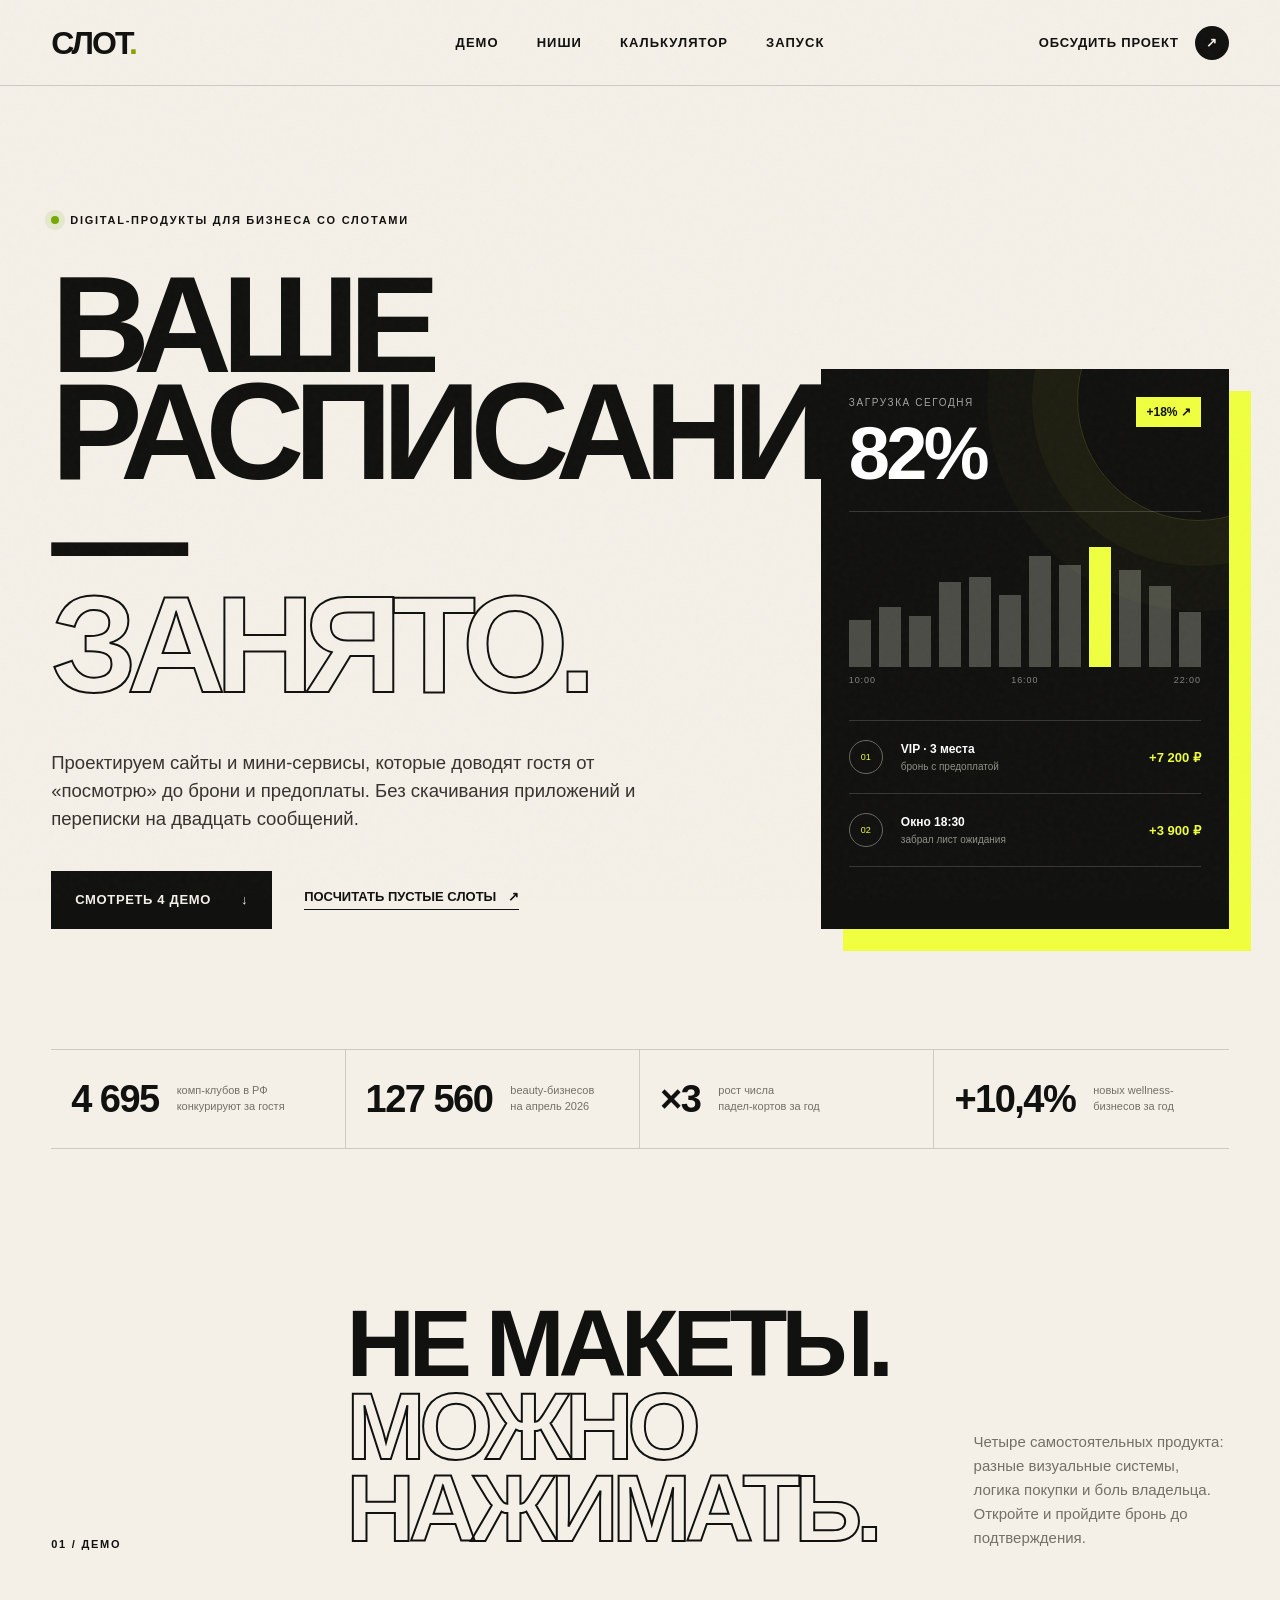
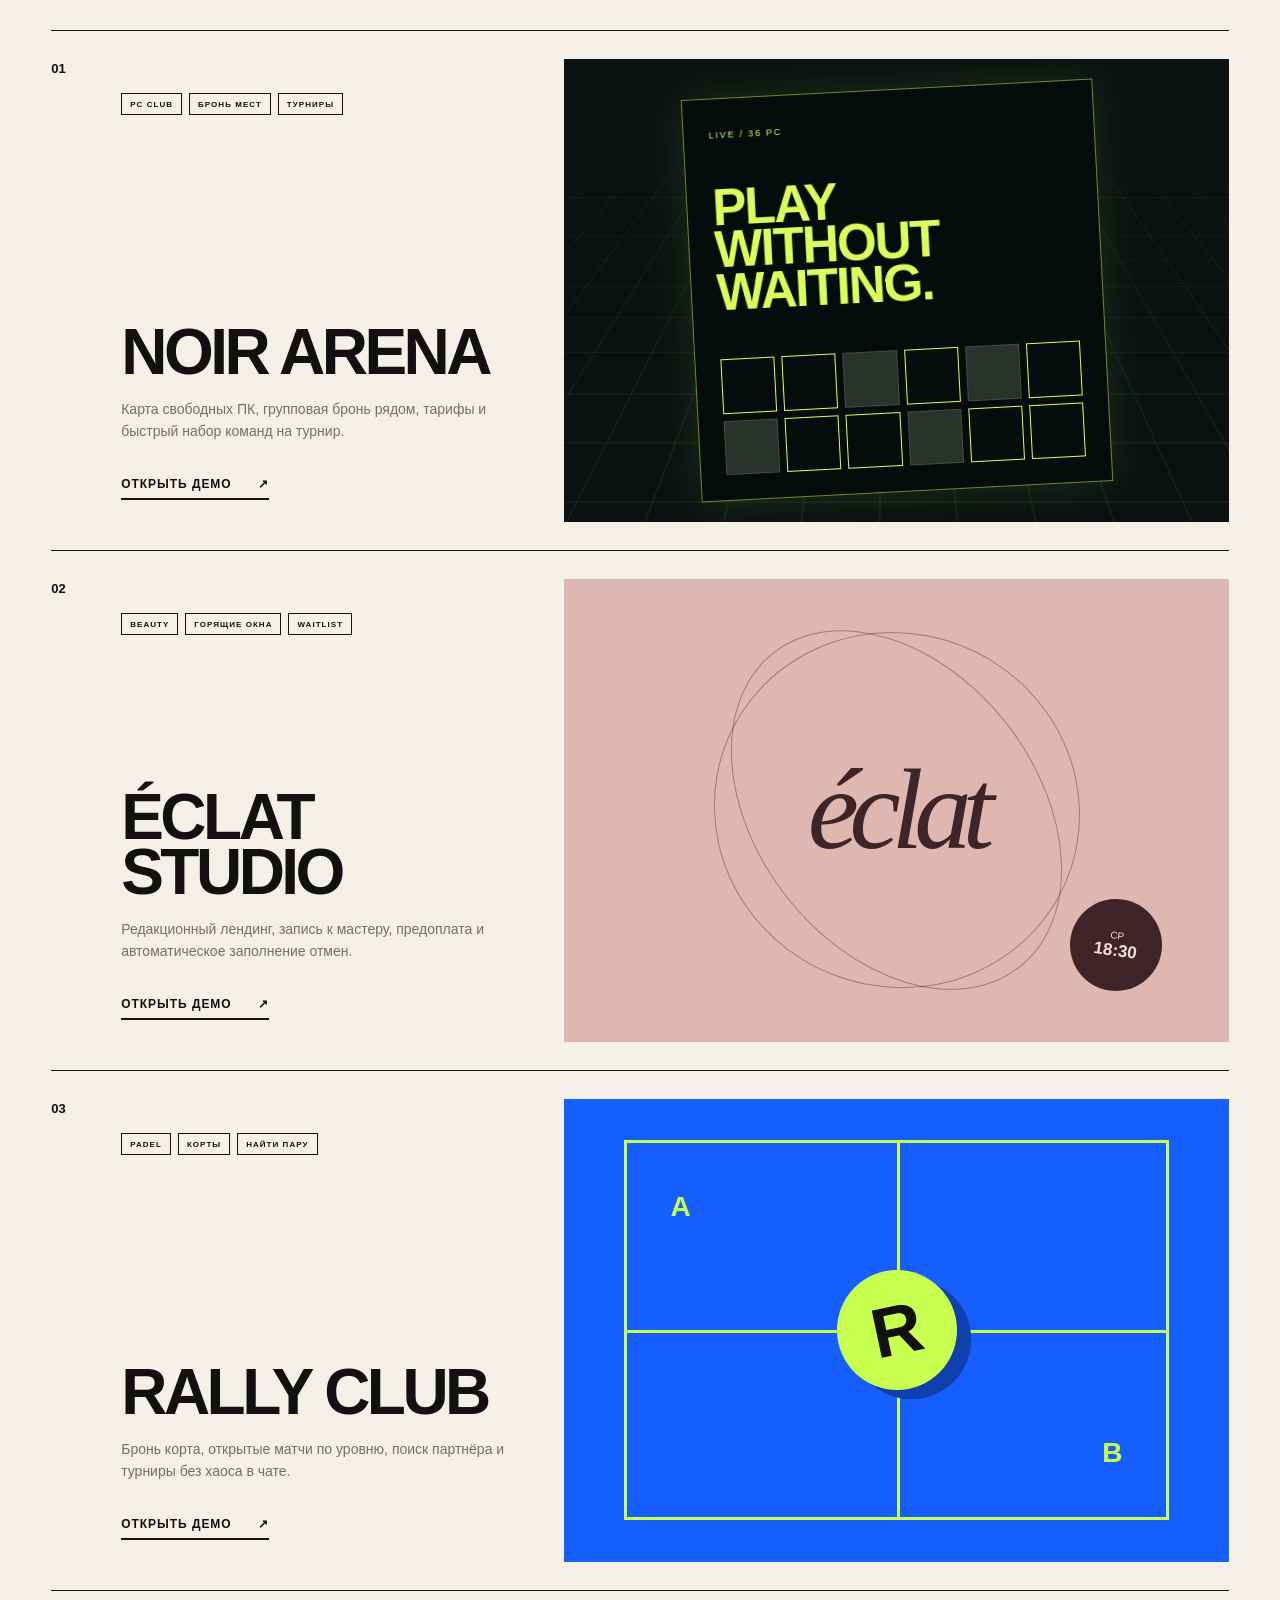
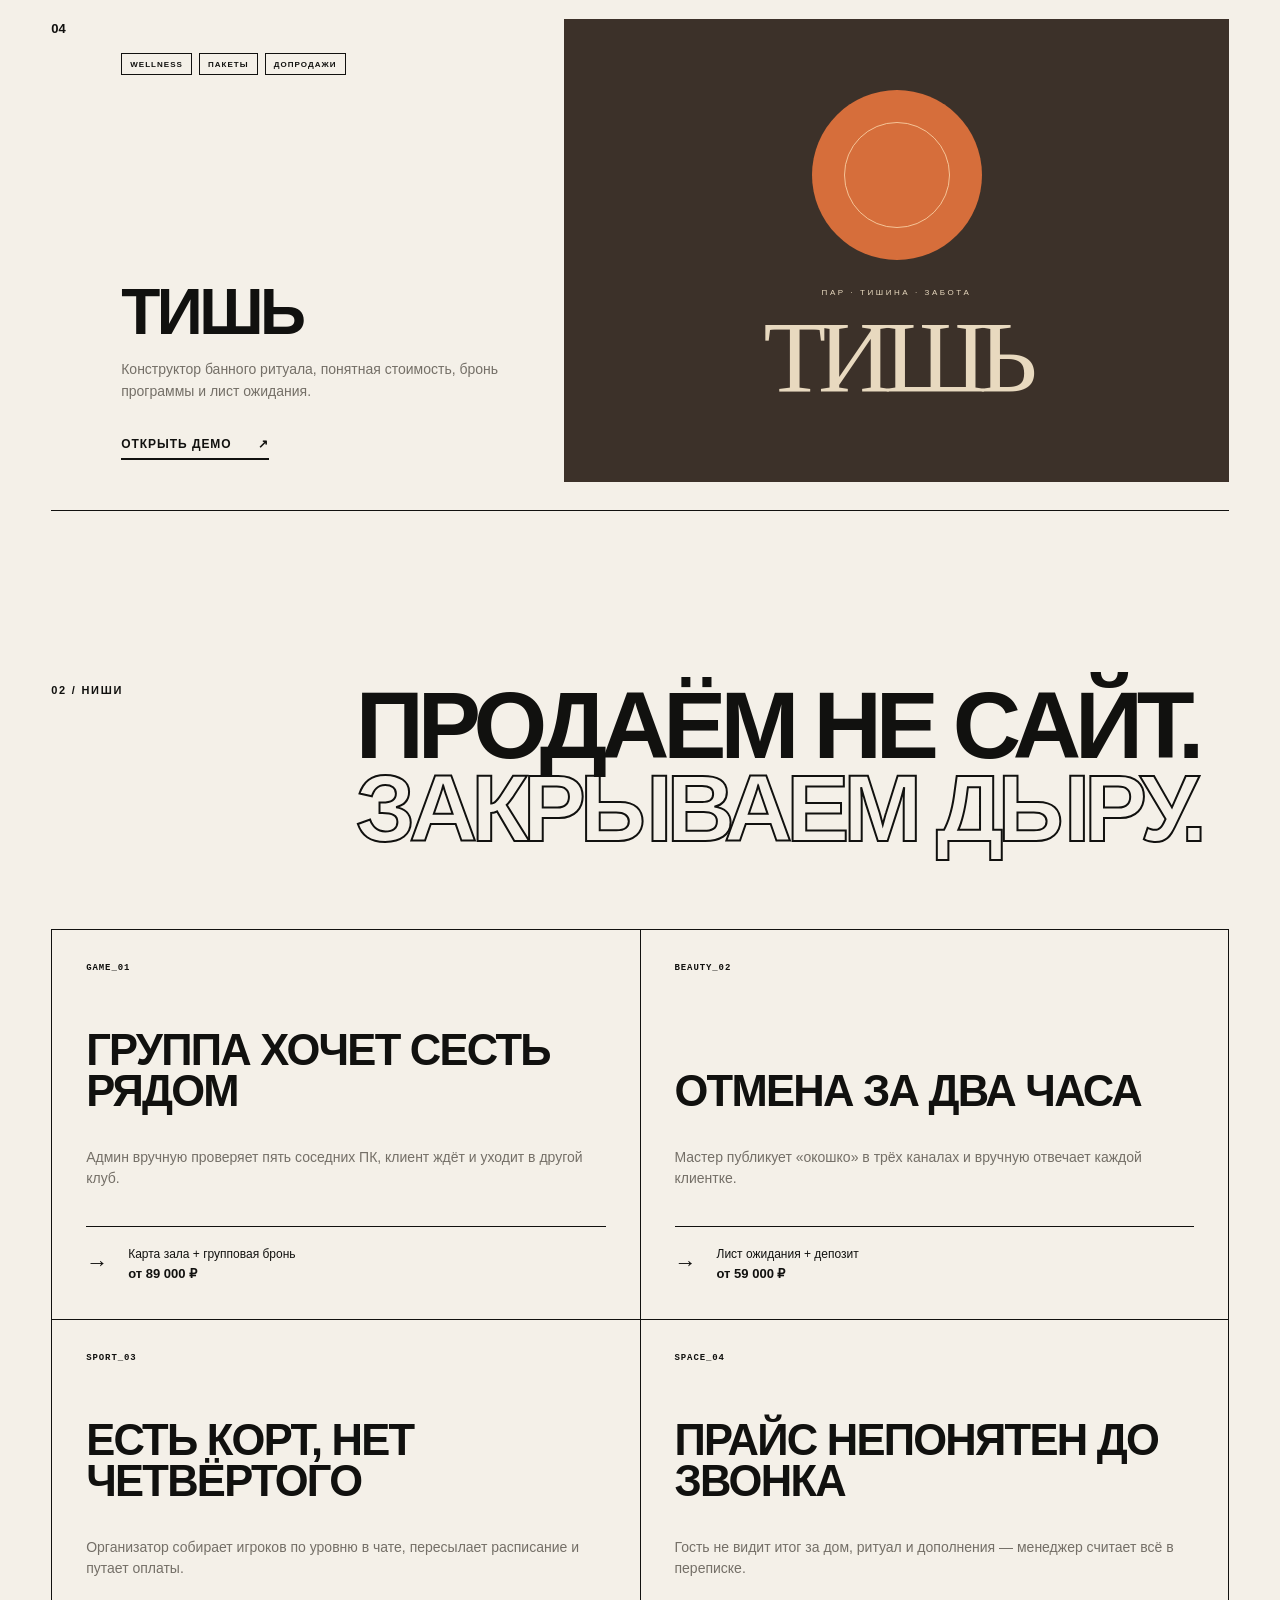
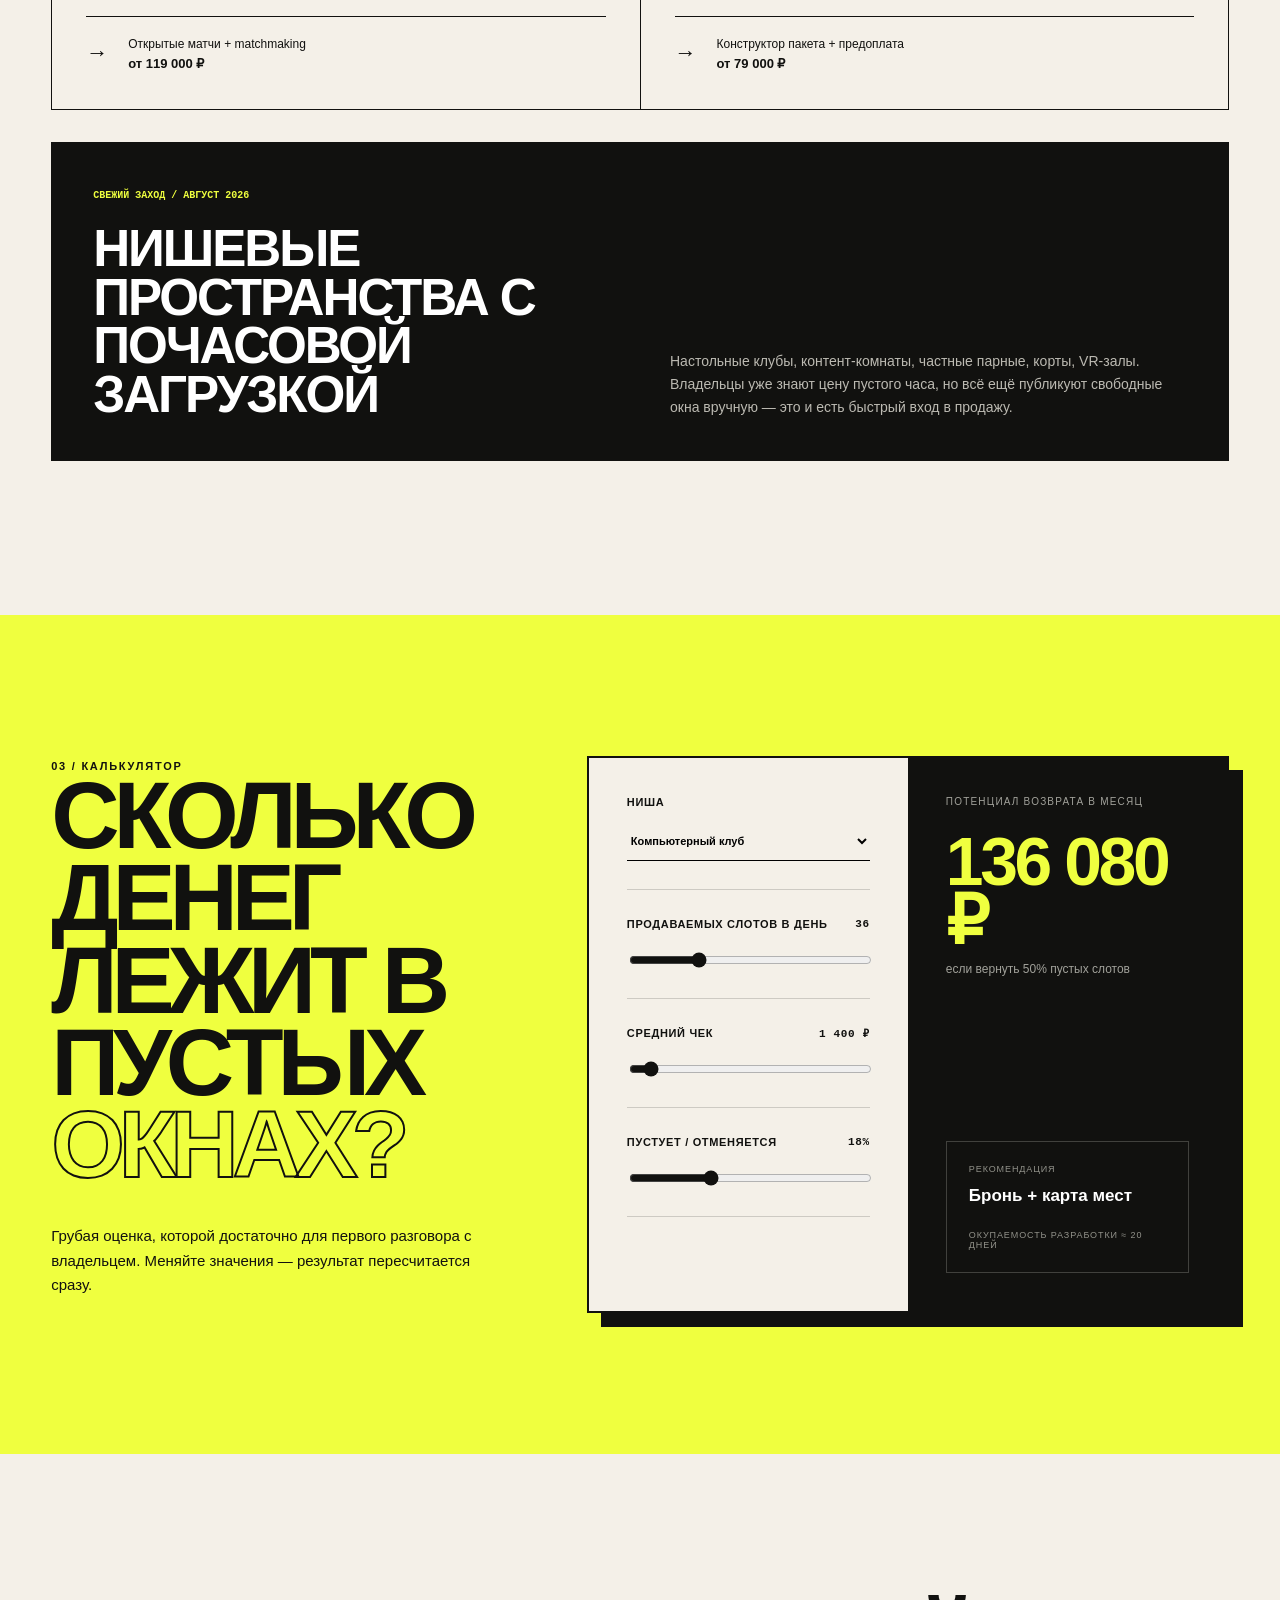
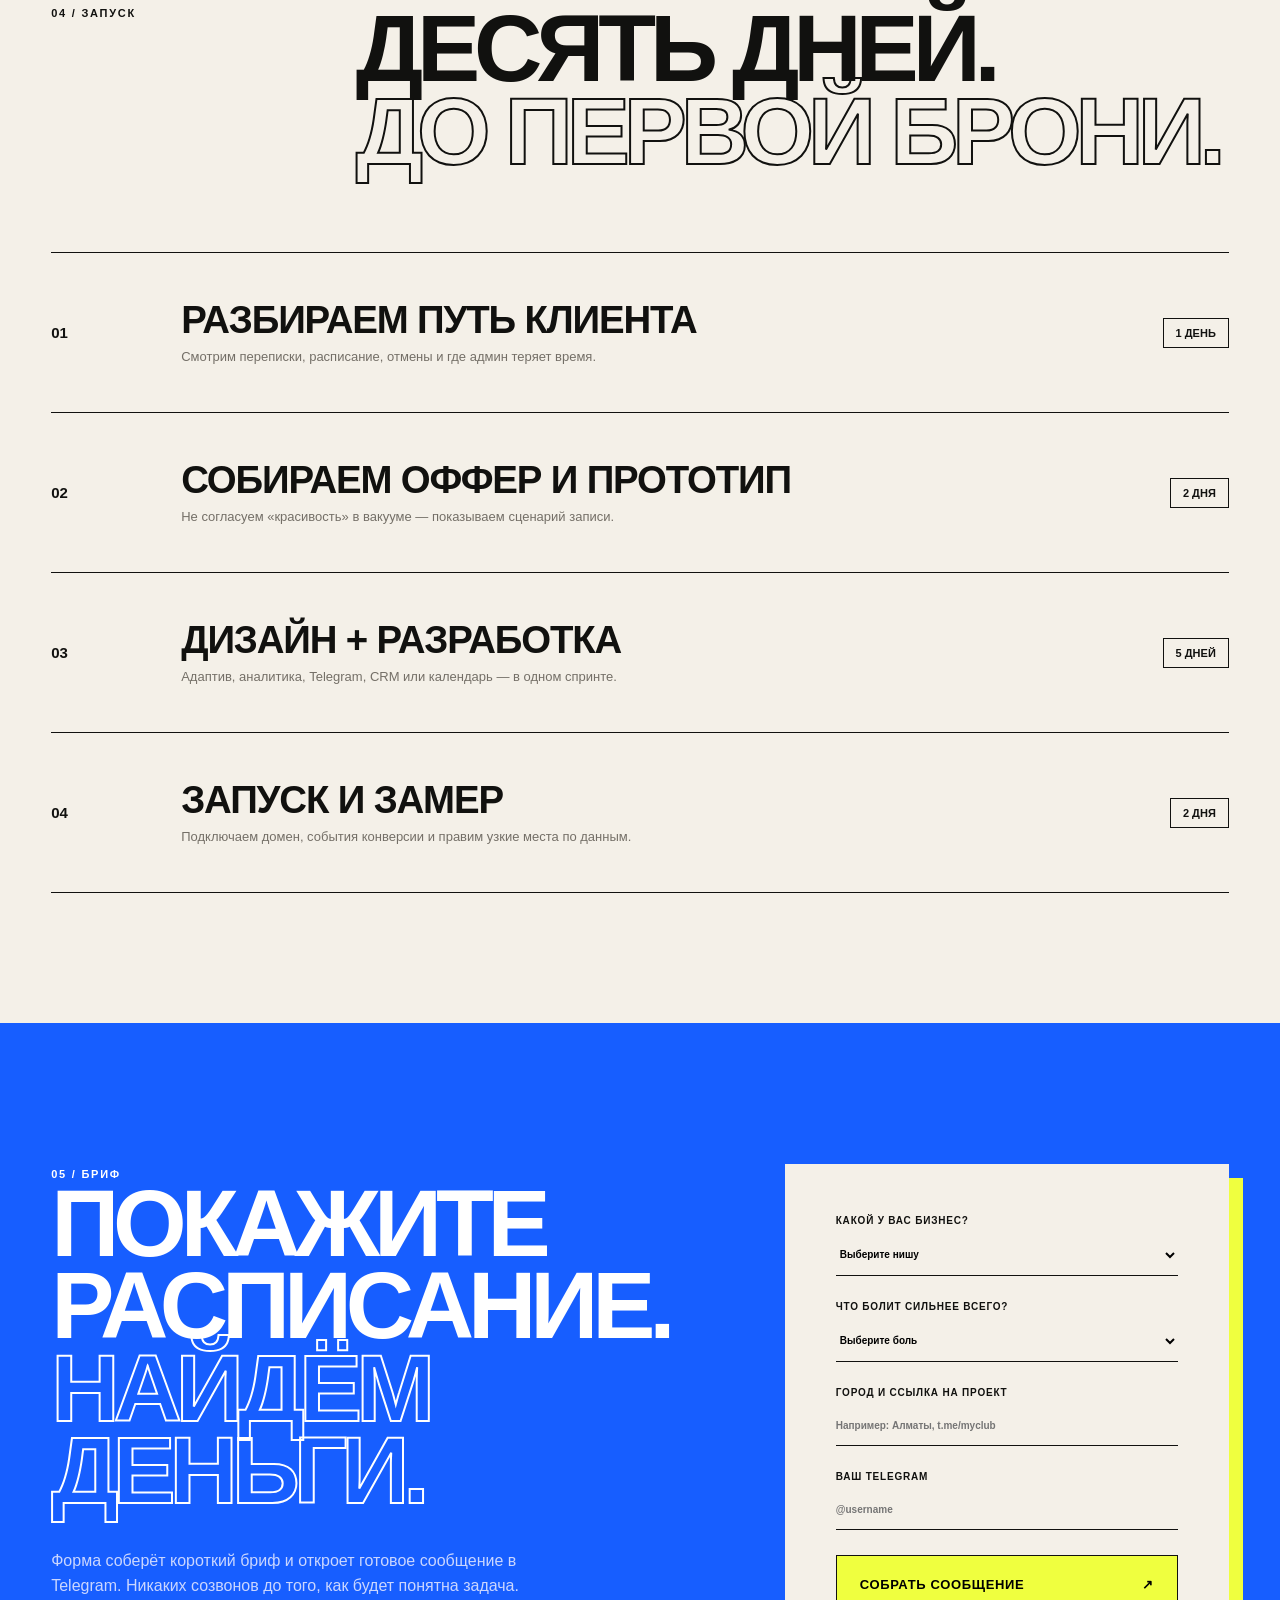
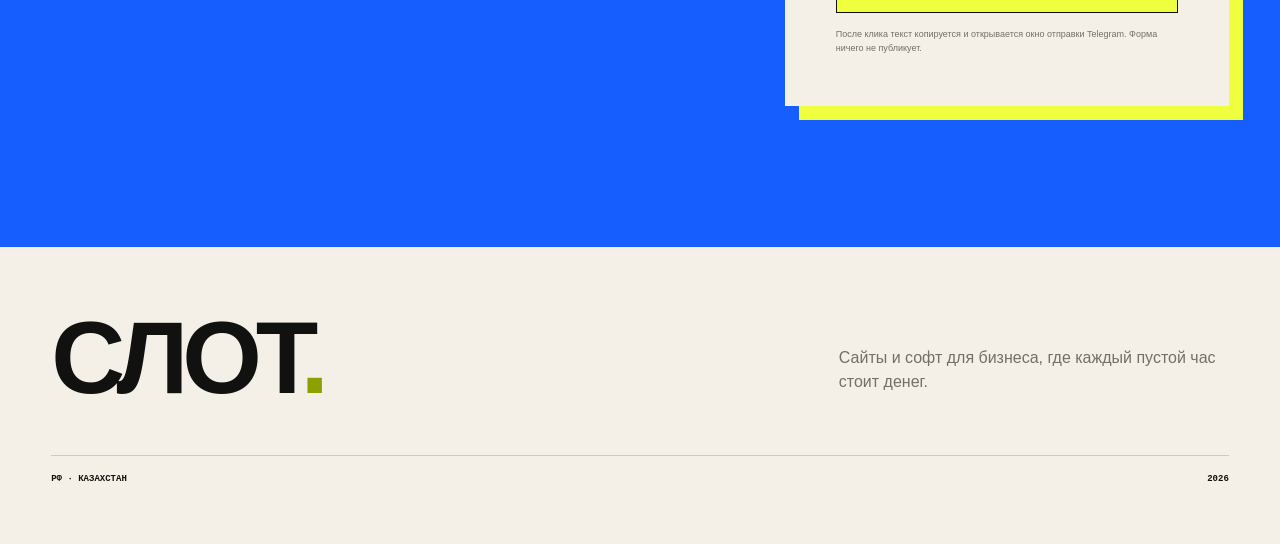
<file: index.html>
<!doctype html>
<html lang="ru">
<head>
  <meta charset="utf-8">
  <meta name="viewport" content="width=device-width, initial-scale=1">
  <meta name="theme-color" content="#f0ff3d">
  <meta name="description" content="СЛОТ. — сайты и сервисы, которые заполняют расписание игровых клубов, салонов, падел-клубов и wellness-пространств.">
  <title>СЛОТ. — заполняем расписание, а не страницы</title>
  <link rel="icon" href="./favicon.svg" type="image/svg+xml">
  <link rel="stylesheet" href="./assets/site.css">
  <script src="./assets/site.js?v=20260819-2" defer></script>
</head>
<body>
  <a class="skip-link" href="#content">К содержанию</a>
  <div class="noise" aria-hidden="true"></div>

  <header class="topbar">
    <a class="brand" href="#top" aria-label="СЛОТ — на главную">СЛОТ<span>.</span></a>
    <nav class="desktop-nav" aria-label="Основная навигация">
      <a href="#work">Демо</a>
      <a href="#niches">Ниши</a>
      <a href="#calculator">Калькулятор</a>
      <a href="#launch">Запуск</a>
    </nav>
    <a class="top-cta" href="#launch">Обсудить проект <span>↗</span></a>
    <button class="menu-button" type="button" aria-expanded="false" aria-controls="mobile-menu">Меню</button>
  </header>

  <nav class="mobile-menu" id="mobile-menu" aria-label="Мобильная навигация">
    <a href="#work">Демо</a>
    <a href="#niches">Ниши</a>
    <a href="#calculator">Калькулятор</a>
    <a href="#launch">Запуск</a>
  </nav>

  <main id="content">
    <section class="hero" id="top">
      <div class="hero-kicker reveal">
        <span class="live-dot"></span>
        digital-продукты для бизнеса со слотами
      </div>
      <div class="hero-grid">
        <div class="hero-copy">
          <h1 class="reveal">Ваше<br>расписание —<br><em>занято.</em></h1>
          <p class="hero-lead reveal">Проектируем сайты и мини-сервисы, которые доводят гостя от «посмотрю» до брони и предоплаты. Без скачивания приложений и переписки на двадцать сообщений.</p>
          <div class="hero-actions reveal">
            <a class="button button-dark" href="#work">Смотреть 4 демо <span>↓</span></a>
            <a class="text-link" href="#calculator">Посчитать пустые слоты <span>↗</span></a>
          </div>
        </div>

        <div class="occupancy-card reveal" aria-label="Демонстрационный дашборд загрузки">
          <div class="occupancy-head">
            <div>
              <span class="eyebrow">Загрузка сегодня</span>
              <strong>82%</strong>
            </div>
            <span class="trend">+18% ↗</span>
          </div>
          <div class="occupancy-bars" aria-hidden="true">
            <span style="--h:38%"></span><span style="--h:48%"></span><span style="--h:41%"></span>
            <span style="--h:68%"></span><span style="--h:72%"></span><span style="--h:58%"></span>
            <span style="--h:89%"></span><span style="--h:82%"></span><span class="active" style="--h:96%"></span>
            <span style="--h:78%"></span><span style="--h:65%"></span><span style="--h:44%"></span>
          </div>
          <div class="occupancy-axis"><span>10:00</span><span>16:00</span><span>22:00</span></div>
          <div class="occupancy-feed">
            <div><span class="feed-icon">01</span><p><b>VIP · 3 места</b><small>бронь с предоплатой</small></p><strong>+7 200 ₽</strong></div>
            <div><span class="feed-icon">02</span><p><b>Окно 18:30</b><small>забрал лист ожидания</small></p><strong>+3 900 ₽</strong></div>
          </div>
        </div>
      </div>

      <div class="proof-strip reveal" aria-label="Рыночные факты">
        <a href="https://strategy.ru/research/digest/rynok-kompyuternyh-klubov-i-videoigr-v-rossii-dinamika-rosta-transformaciya-auditorii-i-perspektivy-industrii/" target="_blank" rel="noreferrer">
          <strong>4 695</strong><span>комп-клубов в РФ<br>конкурируют за гостя</span>
        </a>
        <a href="https://kontur.ru/press/news/85765-industriya_krasoty_spros_rozhdaet_predlozhenie" target="_blank" rel="noreferrer">
          <strong>127 560</strong><span>beauty-бизнесов<br>на апрель 2026</span>
        </a>
        <a href="https://padelrus.ru/press-center/news/detail/rynok-padela-rossii-2025-predstavlyaem-pervoe-masshtabnoe-issledovanie-o-razvitii-padela-v-rf/" target="_blank" rel="noreferrer">
          <strong>×3</strong><span>рост числа<br>падел-кортов за год</span>
        </a>
        <a href="https://kontur.ru/press/news/83949-chistota_i_krasota" target="_blank" rel="noreferrer">
          <strong>+10,4%</strong><span>новых wellness-<br>бизнесов за год</span>
        </a>
      </div>
    </section>

    <section class="work-section" id="work">
      <div class="section-heading reveal">
        <span class="section-number">01 / ДЕМО</span>
        <h2>Не макеты.<br><i>Можно нажимать.</i></h2>
        <p>Четыре самостоятельных продукта: разные визуальные системы, логика покупки и боль владельца. Откройте и пройдите бронь до подтверждения.</p>
      </div>

      <div class="case-list">
        <article class="case-card case-arena reveal">
          <div class="case-index">01</div>
          <div class="case-main">
            <div class="case-tags"><span>PC CLUB</span><span>БРОНЬ МЕСТ</span><span>ТУРНИРЫ</span></div>
            <h3>NOIR ARENA</h3>
            <p>Карта свободных ПК, групповая бронь рядом, тарифы и быстрый набор команд на турнир.</p>
            <a class="case-link" href="./demos/arena/">Открыть демо <span>↗</span></a>
          </div>
          <div class="case-visual arena-visual" aria-hidden="true">
            <div class="mini-screen">
              <span>LIVE / 36 PC</span>
              <strong>PLAY<br>WITHOUT<br>WAITING.</strong>
              <div class="mini-seats">
                <i></i><i></i><i class="busy"></i><i></i><i class="busy"></i><i></i>
                <i class="busy"></i><i></i><i></i><i class="busy"></i><i></i><i></i>
              </div>
            </div>
          </div>
        </article>

        <article class="case-card case-beauty reveal">
          <div class="case-index">02</div>
          <div class="case-main">
            <div class="case-tags"><span>BEAUTY</span><span>ГОРЯЩИЕ ОКНА</span><span>WAITLIST</span></div>
            <h3>ÉCLAT STUDIO</h3>
            <p>Редакционный лендинг, запись к мастеру, предоплата и автоматическое заполнение отмен.</p>
            <a class="case-link" href="./demos/beauty/">Открыть демо <span>↗</span></a>
          </div>
          <div class="case-visual beauty-visual" aria-hidden="true">
            <div class="beauty-word">éclat</div>
            <div class="beauty-orbit"><span>ср<br><b>18:30</b></span></div>
          </div>
        </article>

        <article class="case-card case-padel reveal">
          <div class="case-index">03</div>
          <div class="case-main">
            <div class="case-tags"><span>PADEL</span><span>КОРТЫ</span><span>НАЙТИ ПАРУ</span></div>
            <h3>RALLY CLUB</h3>
            <p>Бронь корта, открытые матчи по уровню, поиск партнёра и турниры без хаоса в чате.</p>
            <a class="case-link" href="./demos/padel/">Открыть демо <span>↗</span></a>
          </div>
          <div class="case-visual padel-visual" aria-hidden="true">
            <div class="court-lines"></div>
            <div class="padel-ball">R</div>
            <span class="player-a">A</span><span class="player-b">B</span>
          </div>
        </article>

        <article class="case-card case-banya reveal">
          <div class="case-index">04</div>
          <div class="case-main">
            <div class="case-tags"><span>WELLNESS</span><span>ПАКЕТЫ</span><span>ДОПРОДАЖИ</span></div>
            <h3>ТИШЬ</h3>
            <p>Конструктор банного ритуала, понятная стоимость, бронь программы и лист ожидания.</p>
            <a class="case-link" href="./demos/banya/">Открыть демо <span>↗</span></a>
          </div>
          <div class="case-visual banya-visual" aria-hidden="true">
            <div class="sun-mark"></div>
            <span>пар · тишина · забота</span>
            <strong>ТИШЬ</strong>
          </div>
        </article>
      </div>
    </section>

    <section class="niches-section" id="niches">
      <div class="section-heading compact reveal">
        <span class="section-number">02 / НИШИ</span>
        <h2>Продаём не сайт.<br><i>Закрываем дыру.</i></h2>
      </div>
      <div class="pain-grid">
        <article class="pain-card reveal">
          <span class="pain-code">GAME_01</span>
          <h3>Группа хочет сесть рядом</h3>
          <p>Админ вручную проверяет пять соседних ПК, клиент ждёт и уходит в другой клуб.</p>
          <div class="pain-solution"><b>→</b><span>Карта зала + групповая бронь<br><strong>от 89 000 ₽</strong></span></div>
        </article>
        <article class="pain-card reveal">
          <span class="pain-code">BEAUTY_02</span>
          <h3>Отмена за два часа</h3>
          <p>Мастер публикует «окошко» в трёх каналах и вручную отвечает каждой клиентке.</p>
          <div class="pain-solution"><b>→</b><span>Лист ожидания + депозит<br><strong>от 59 000 ₽</strong></span></div>
        </article>
        <article class="pain-card reveal">
          <span class="pain-code">SPORT_03</span>
          <h3>Есть корт, нет четвёртого</h3>
          <p>Организатор собирает игроков по уровню в чате, пересылает расписание и путает оплаты.</p>
          <div class="pain-solution"><b>→</b><span>Открытые матчи + matchmaking<br><strong>от 119 000 ₽</strong></span></div>
        </article>
        <article class="pain-card reveal">
          <span class="pain-code">SPACE_04</span>
          <h3>Прайс непонятен до звонка</h3>
          <p>Гость не видит итог за дом, ритуал и дополнения — менеджер считает всё в переписке.</p>
          <div class="pain-solution"><b>→</b><span>Конструктор пакета + предоплата<br><strong>от 79 000 ₽</strong></span></div>
        </article>
      </div>
      <div class="fresh-niche reveal">
        <div>
          <span>Свежий заход / август 2026</span>
          <h3>Нишевые пространства с почасовой загрузкой</h3>
        </div>
        <p>Настольные клубы, контент-комнаты, частные парные, корты, VR-залы. Владельцы уже знают цену пустого часа, но всё ещё публикуют свободные окна вручную — это и есть быстрый вход в продажу.</p>
      </div>
    </section>

    <section class="calculator-section" id="calculator">
      <div class="calculator-copy reveal">
        <span class="section-number">03 / КАЛЬКУЛЯТОР</span>
        <h2>Сколько денег<br>лежит в пустых<br><i>окнах?</i></h2>
        <p>Грубая оценка, которой достаточно для первого разговора с владельцем. Меняйте значения — результат пересчитается сразу.</p>
      </div>
      <div class="calculator reveal">
        <div class="calc-fields">
          <label>Ниша
            <select id="calc-niche">
              <option value="club">Компьютерный клуб</option>
              <option value="beauty">Салон / мастер</option>
              <option value="padel">Падел / спорт-клуб</option>
              <option value="space">Баня / event-пространство</option>
            </select>
          </label>
          <label>Продаваемых слотов в день <output id="slots-output">36</output>
            <input id="calc-slots" type="range" min="4" max="120" value="36" step="1" aria-label="Продаваемых слотов в день">
          </label>
          <label>Средний чек <output id="check-output">1 400 ₽</output>
            <input id="calc-check" type="range" min="500" max="15000" value="1400" step="100" aria-label="Средний чек">
          </label>
          <label>Пустует / отменяется <output id="loss-output">18%</output>
            <input id="calc-loss" type="range" min="5" max="45" value="18" step="1" aria-label="Доля пустых и отменённых слотов">
          </label>
        </div>
        <div class="calc-result" aria-live="polite">
          <span>Потенциал возврата в месяц</span>
          <strong id="calc-result">272 160 ₽</strong>
          <p id="calc-caption">если вернуть половину пустых слотов</p>
          <div class="calc-plan">
            <span>Рекомендация</span>
            <b id="calc-plan">Бронь + карта мест</b>
            <small id="calc-payback">Окупаемость разработки ≈ 12 дней</small>
          </div>
        </div>
      </div>
    </section>

    <section class="process-section">
      <div class="section-heading compact reveal">
        <span class="section-number">04 / ЗАПУСК</span>
        <h2>Десять дней.<br><i>До первой брони.</i></h2>
      </div>
      <ol class="process-list">
        <li class="reveal"><span>01</span><div><h3>Разбираем путь клиента</h3><p>Смотрим переписки, расписание, отмены и где админ теряет время.</p></div><b>1 день</b></li>
        <li class="reveal"><span>02</span><div><h3>Собираем оффер и прототип</h3><p>Не согласуем «красивость» в вакууме — показываем сценарий записи.</p></div><b>2 дня</b></li>
        <li class="reveal"><span>03</span><div><h3>Дизайн + разработка</h3><p>Адаптив, аналитика, Telegram, CRM или календарь — в одном спринте.</p></div><b>5 дней</b></li>
        <li class="reveal"><span>04</span><div><h3>Запуск и замер</h3><p>Подключаем домен, события конверсии и правим узкие места по данным.</p></div><b>2 дня</b></li>
      </ol>
    </section>

    <section class="launch-section" id="launch">
      <div class="launch-copy reveal">
        <span class="section-number">05 / БРИФ</span>
        <h2>Покажите<br>расписание.<br><i>Найдём деньги.</i></h2>
        <p>Форма соберёт короткий бриф и откроет готовое сообщение в Telegram. Никаких созвонов до того, как будет понятна задача.</p>
      </div>
      <form class="brief-form reveal" id="brief-form">
        <label>Какой у вас бизнес?
          <select name="business" required>
            <option value="">Выберите нишу</option>
            <option>Компьютерный / игровой клуб</option>
            <option>Салон красоты / частный мастер</option>
            <option>Падел / спортивный клуб</option>
            <option>Баня / SPA / event-пространство</option>
            <option>Другая ниша со слотами</option>
          </select>
        </label>
        <label>Что болит сильнее всего?
          <select name="pain" required>
            <option value="">Выберите боль</option>
            <option>Слишком много ручной переписки</option>
            <option>Пустые окна и отмены</option>
            <option>Неудобная групповая бронь</option>
            <option>Сложно продавать допуслуги</option>
            <option>Нет нормального сайта / оффера</option>
          </select>
        </label>
        <label>Город и ссылка на проект
          <input name="project" type="text" placeholder="Например: Алматы, t.me/myclub" required>
        </label>
        <label>Ваш Telegram
          <input name="telegram" type="text" placeholder="@username" pattern="@?[A-Za-z0-9_]{5,}">
        </label>
        <button class="button button-acid" type="submit">Собрать сообщение <span>↗</span></button>
        <small>После клика текст копируется и открывается окно отправки Telegram. Форма ничего не публикует.</small>
      </form>
    </section>
  </main>

  <footer>
    <a class="brand footer-brand" href="#top">СЛОТ<span>.</span></a>
    <p>Сайты и софт для бизнеса, где каждый пустой час стоит денег.</p>
    <div><span>РФ · Казахстан</span><span id="year">2026</span></div>
  </footer>

  <div class="toast" id="toast" role="status" aria-live="polite">Бриф скопирован</div>
</body>
</html>
</file>
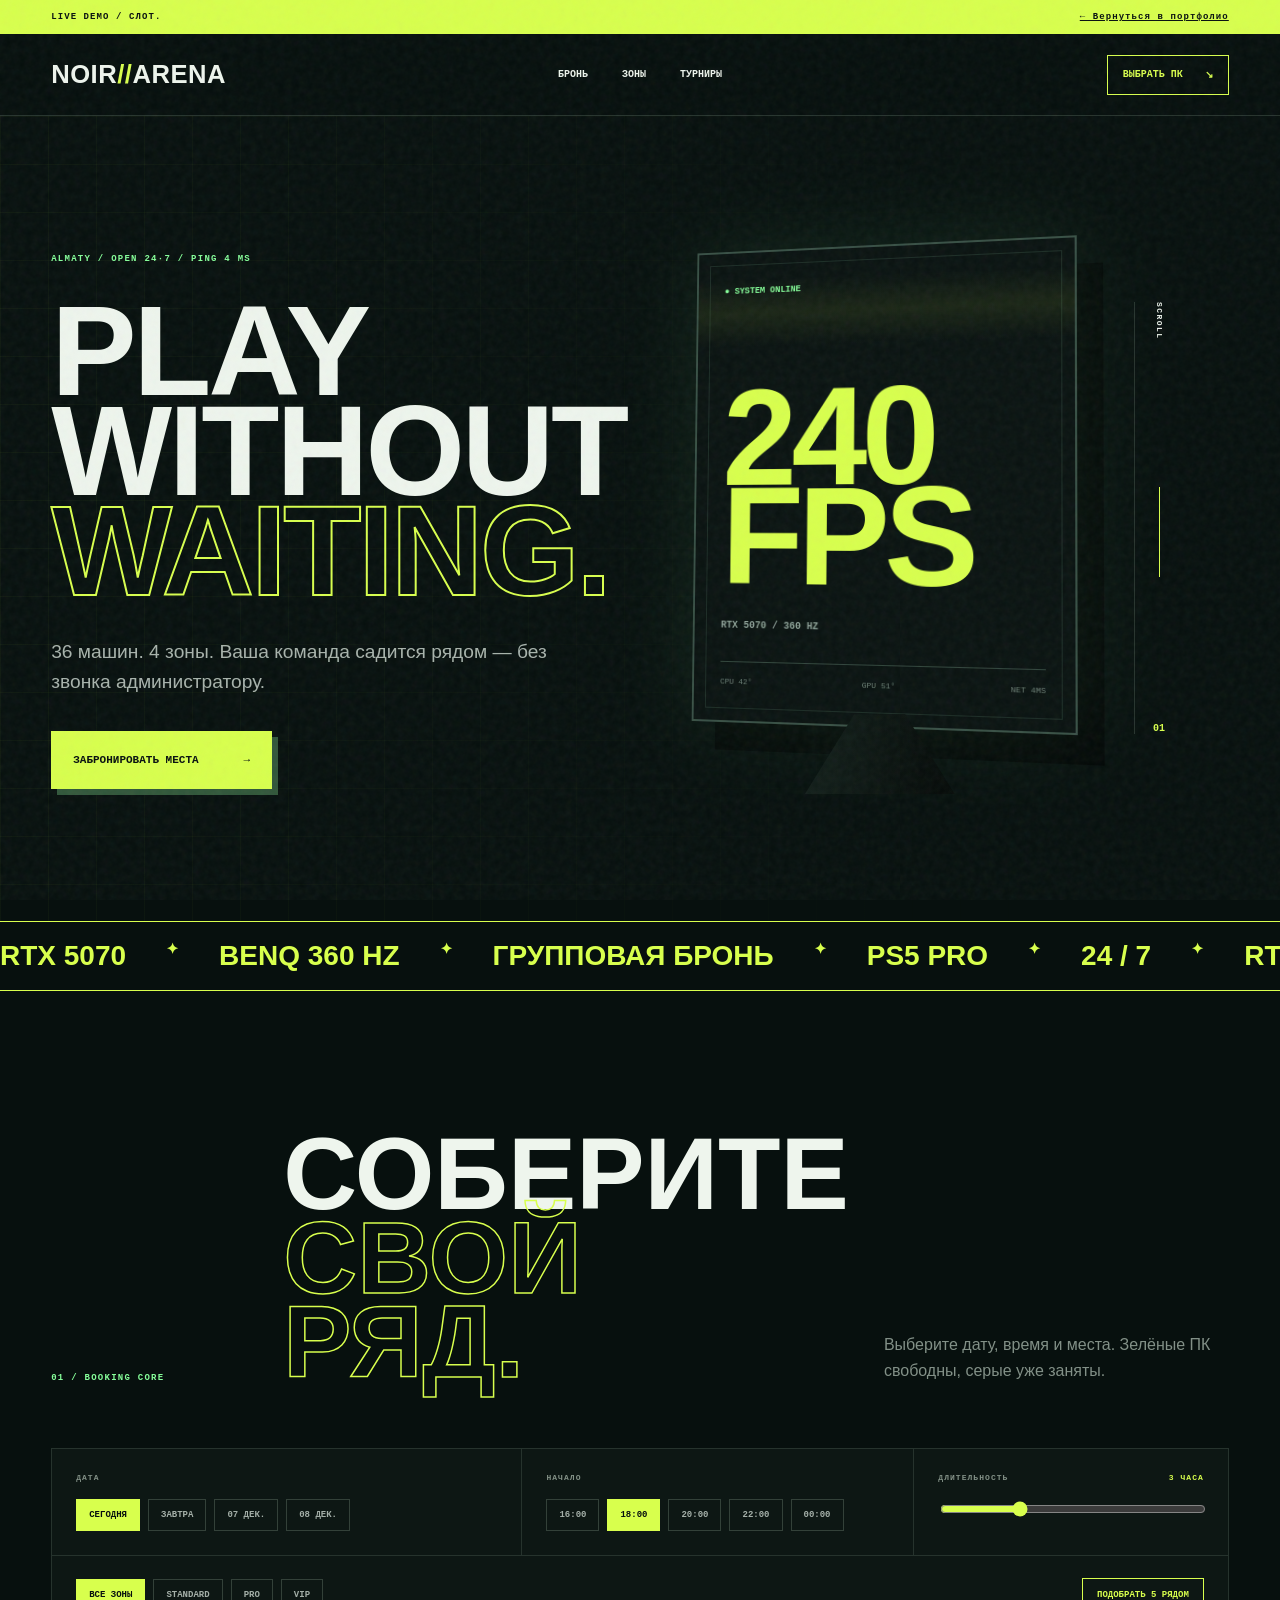
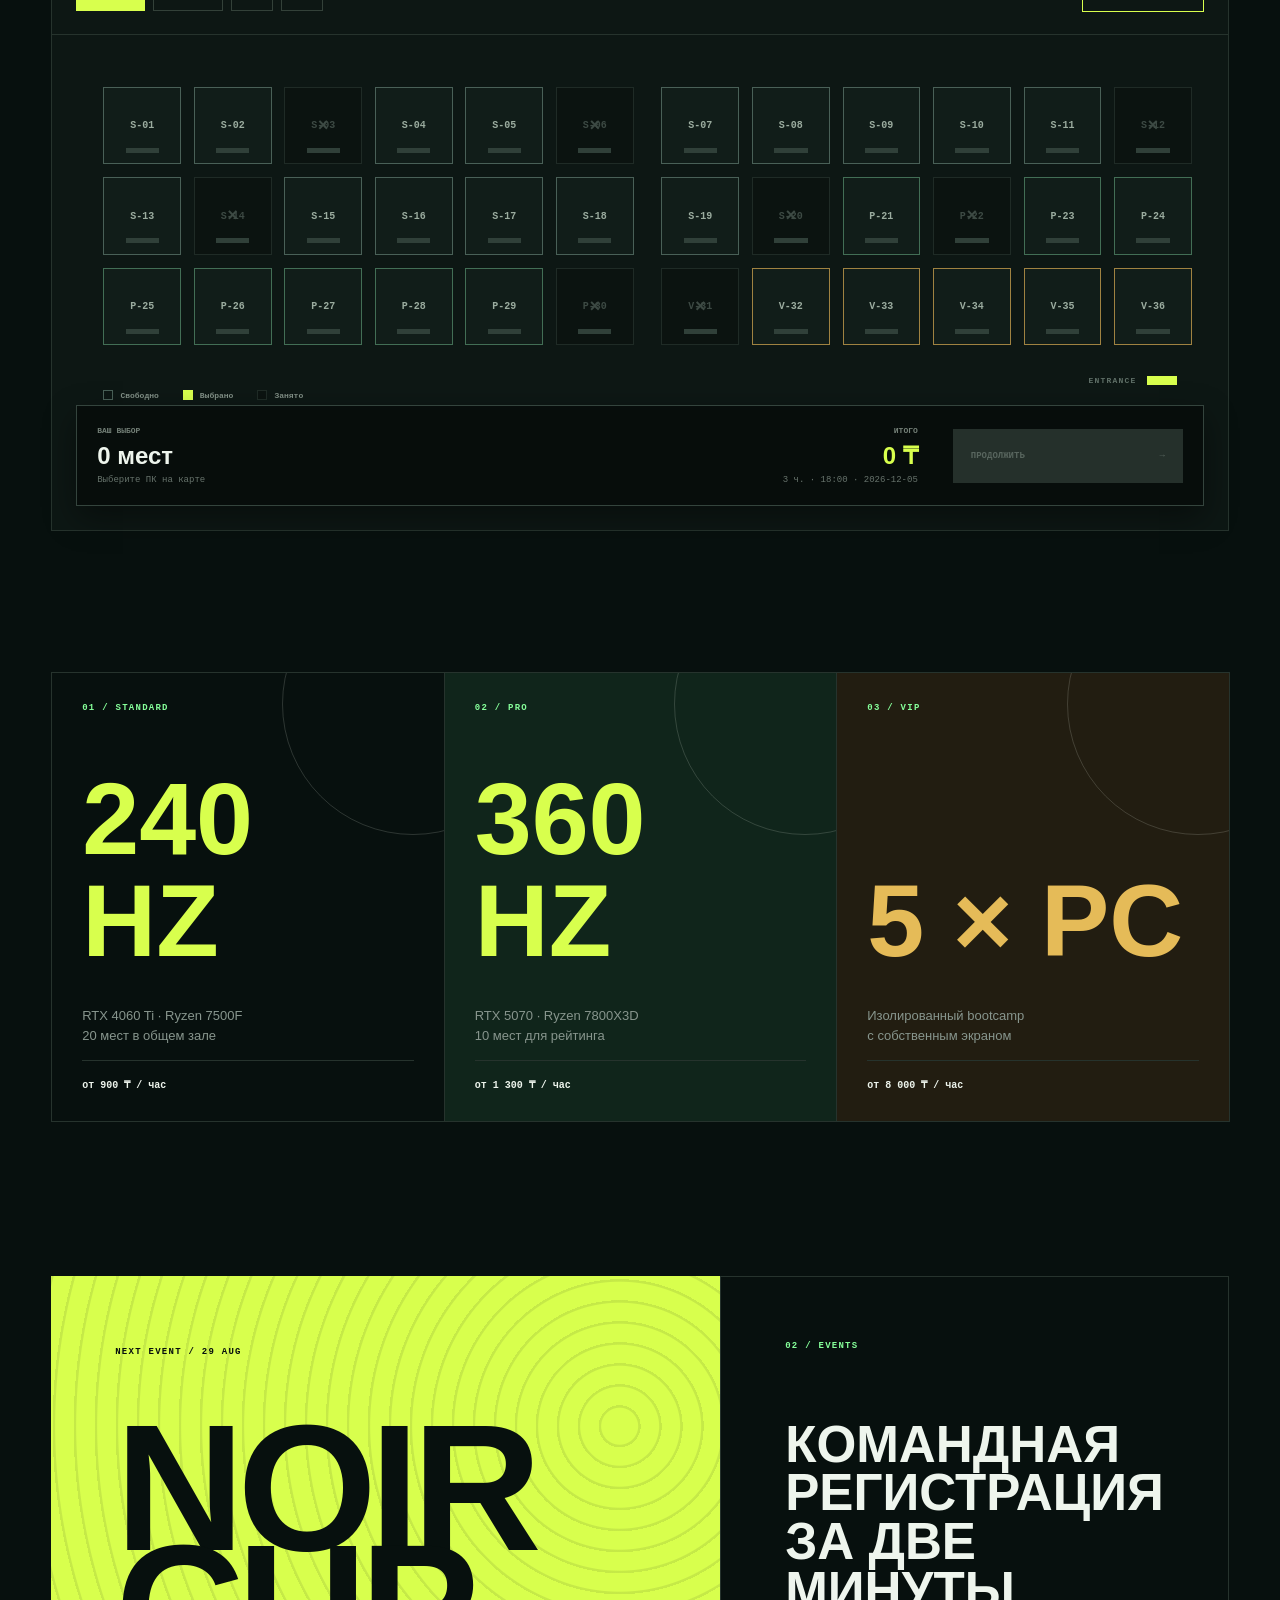
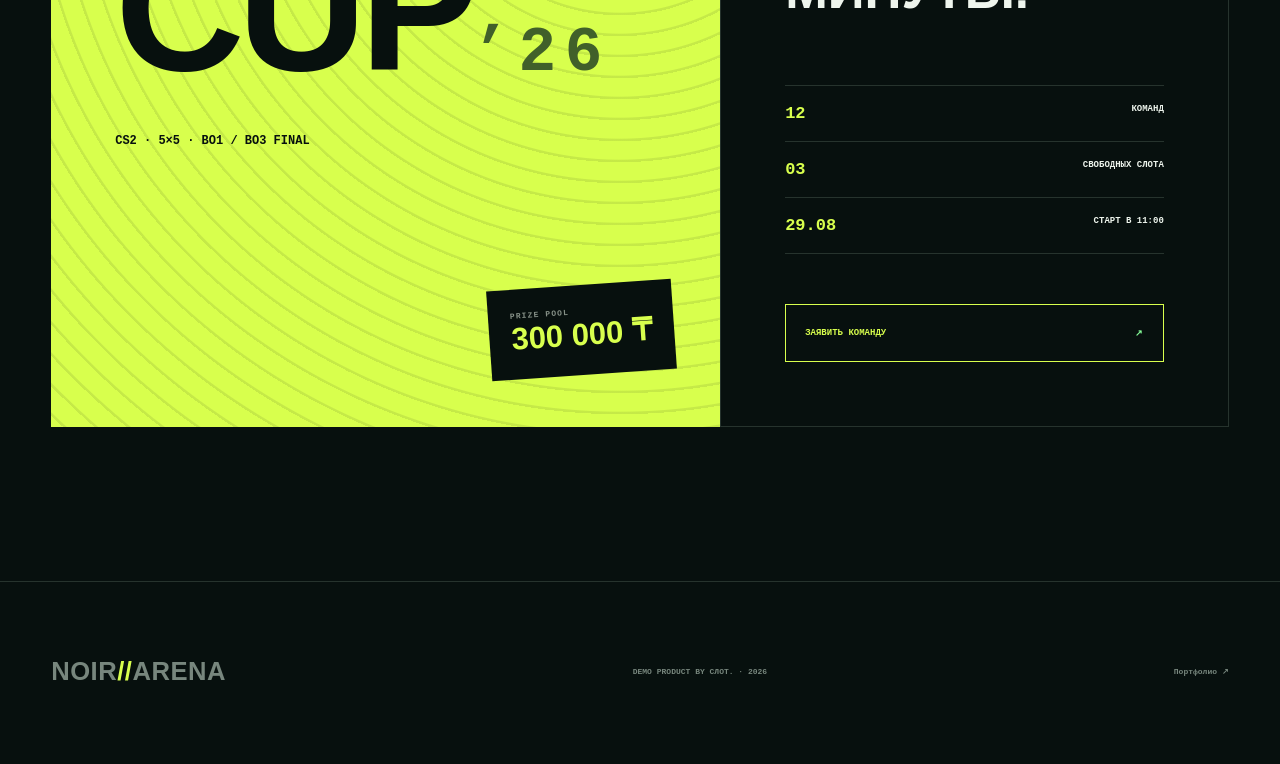
<file: demos/arena/index.html>
<!doctype html>
<html lang="ru">
<head>
  <meta charset="utf-8">
  <meta name="viewport" content="width=device-width, initial-scale=1">
  <meta name="theme-color" content="#07100e">
  <meta name="description" content="NOIR ARENA — интерактивное демо сайта компьютерного клуба с картой мест и групповой бронью.">
  <title>NOIR ARENA — play without waiting</title>
  <link rel="icon" href="../../favicon.svg" type="image/svg+xml">
  <link rel="stylesheet" href="./styles.css">
  <script src="./app.js" defer></script>
</head>
<body>
  <div class="demo-bar"><span>LIVE DEMO / СЛОТ.</span><a href="../../">← Вернуться в портфолио</a></div>
  <header>
    <a class="logo" href="#top">NOIR<span>//</span>ARENA</a>
    <nav aria-label="Навигация">
      <a href="#stations">Бронь</a><a href="#zones">Зоны</a><a href="#events">Турниры</a>
    </nav>
    <a class="header-cta" href="#stations">Выбрать ПК <span>↘</span></a>
  </header>

  <main>
    <section class="hero" id="top">
      <div class="hero-copy">
        <span class="terminal-label">ALMATY / OPEN 24·7 / PING 4 MS</span>
        <h1>PLAY<br>WITHOUT<br><em>WAITING.</em></h1>
        <p>36 машин. 4 зоны. Ваша команда садится рядом — без звонка администратору.</p>
        <a class="acid-button" href="#stations">Забронировать места <span>→</span></a>
      </div>
      <div class="hero-rig" aria-hidden="true">
        <div class="rig-screen">
          <div class="scanline"></div>
          <span class="screen-status">● SYSTEM ONLINE</span>
          <strong>240<br>FPS</strong>
          <small>RTX 5070 / 360 HZ</small>
          <div class="screen-data"><i>CPU 42°</i><i>GPU 51°</i><i>NET 4MS</i></div>
        </div>
        <div class="rig-base"></div>
      </div>
      <div class="hero-side"><span>SCROLL</span><i></i><b>01</b></div>
    </section>

    <div class="ticker" aria-label="Преимущества клуба">
      <div><span>RTX 5070</span><i>✦</i><span>BENQ 360 HZ</span><i>✦</i><span>ГРУППОВАЯ БРОНЬ</span><i>✦</i><span>PS5 PRO</span><i>✦</i><span>24 / 7</span><i>✦</i><span>RTX 5070</span><i>✦</i><span>BENQ 360 HZ</span></div>
    </div>

    <section class="booking" id="stations">
      <div class="section-intro">
        <span>01 / BOOKING CORE</span>
        <h2>Соберите<br><em>свой ряд.</em></h2>
        <p>Выберите дату, время и места. Зелёные ПК свободны, серые уже заняты.</p>
      </div>

      <div class="booking-shell">
        <div class="booking-controls">
          <div class="control-block">
            <span class="control-label">Дата</span>
            <div class="date-tabs" id="date-tabs"></div>
          </div>
          <div class="control-block">
            <span class="control-label">Начало</span>
            <div class="time-tabs" id="time-tabs">
              <button type="button" data-time="16:00">16:00</button>
              <button type="button" data-time="18:00" class="active">18:00</button>
              <button type="button" data-time="20:00">20:00</button>
              <button type="button" data-time="22:00">22:00</button>
              <button type="button" data-time="00:00">00:00</button>
            </div>
          </div>
          <div class="control-block duration-block">
            <span class="control-label">Длительность <output id="duration-value">3 часа</output></span>
            <input id="duration" type="range" min="1" max="8" value="3" aria-label="Длительность бронирования в часах">
          </div>
        </div>

        <div class="floor-head">
          <div class="zone-tabs" id="zone-tabs">
            <button class="active" type="button" data-zone="all">Все зоны</button>
            <button type="button" data-zone="standard">Standard</button>
            <button type="button" data-zone="pro">Pro</button>
            <button type="button" data-zone="vip">VIP</button>
          </div>
          <button class="group-pick" type="button" id="group-pick">Подобрать 5 рядом</button>
        </div>

        <div class="floor-wrap">
          <div class="floor-map" id="floor-map" aria-label="Карта игровых мест"></div>
          <div class="floor-legend"><span><i class="free"></i>Свободно</span><span><i class="selected"></i>Выбрано</span><span><i class="busy"></i>Занято</span></div>
        </div>

        <aside class="booking-summary" aria-live="polite">
          <div>
            <span class="summary-label">Ваш выбор</span>
            <strong id="seat-count">0 мест</strong>
            <small id="seat-names">Выберите ПК на карте</small>
          </div>
          <div class="summary-price"><span>Итого</span><strong id="total-price">0 ₸</strong><small id="price-note">тариф зависит от зоны</small></div>
          <button class="confirm-button" type="button" id="open-booking" disabled>Продолжить <span>→</span></button>
        </aside>
      </div>
    </section>

    <section class="zones" id="zones">
      <div class="zone-card zone-standard">
        <span>01 / STANDARD</span><h3>240 HZ</h3><p>RTX 4060 Ti · Ryzen 7500F<br>20 мест в общем зале</p><b>от 900 ₸ / час</b>
      </div>
      <div class="zone-card zone-pro">
        <span>02 / PRO</span><h3>360 HZ</h3><p>RTX 5070 · Ryzen 7800X3D<br>10 мест для рейтинга</p><b>от 1 300 ₸ / час</b>
      </div>
      <div class="zone-card zone-vip">
        <span>03 / VIP</span><h3>5 × PC</h3><p>Изолированный bootcamp<br>с собственным экраном</p><b>от 8 000 ₸ / час</b>
      </div>
    </section>

    <section class="events" id="events">
      <div class="event-poster">
        <span class="event-kicker">NEXT EVENT / 29 AUG</span>
        <h2>NOIR<br>CUP<span>’26</span></h2>
        <p>CS2 · 5×5 · BO1 / BO3 FINAL</p>
        <div class="prize"><span>PRIZE POOL</span><strong>300 000 ₸</strong></div>
      </div>
      <div class="event-info">
        <span>02 / EVENTS</span>
        <h3>Командная регистрация за две минуты.</h3>
        <ul><li><b>12</b> команд</li><li><b>03</b> свободных слота</li><li><b>29.08</b> старт в 11:00</li></ul>
        <button type="button" class="outline-button" id="tournament-button">Заявить команду <span>↗</span></button>
      </div>
    </section>
  </main>

  <footer><a class="logo" href="#top">NOIR<span>//</span>ARENA</a><p>DEMO PRODUCT BY СЛОТ. · 2026</p><a href="../../">Портфолио ↗</a></footer>

  <dialog id="booking-dialog">
    <form method="dialog" class="dialog-card" id="booking-form">
      <button class="dialog-close" value="cancel" aria-label="Закрыть">×</button>
      <span class="dialog-step">FINAL STEP / 60 SEC</span>
      <h2>Зафиксировать<br>места</h2>
      <div class="dialog-order" id="dialog-order"></div>
      <label>Telegram для подтверждения<input name="telegram" required placeholder="@username" pattern="@?[A-Za-z0-9_]{5,}"></label>
      <label>Имя капитана<input name="name" required placeholder="Как к вам обращаться"></label>
      <label class="check"><input name="notify" type="checkbox" checked><span>Сообщить, если освободится VIP</span></label>
      <button class="acid-button full" type="submit" value="default">Забронировать демо <span>→</span></button>
      <small>Демо не списывает деньги. Бронь сохранится только в этом браузере.</small>
    </form>
  </dialog>

  <dialog id="success-dialog">
    <div class="dialog-card success-card">
      <span class="success-mark">✓</span><span class="dialog-step">BOOKING LOCKED</span>
      <h2>Места ваши.</h2><p id="success-copy"></p><strong id="booking-code"></strong>
      <button class="acid-button full" type="button" id="success-close">Готово</button>
    </div>
  </dialog>

  <div class="toast" id="toast" role="status">Подобрали один ряд на пятерых</div>
</body>
</html>
</file>
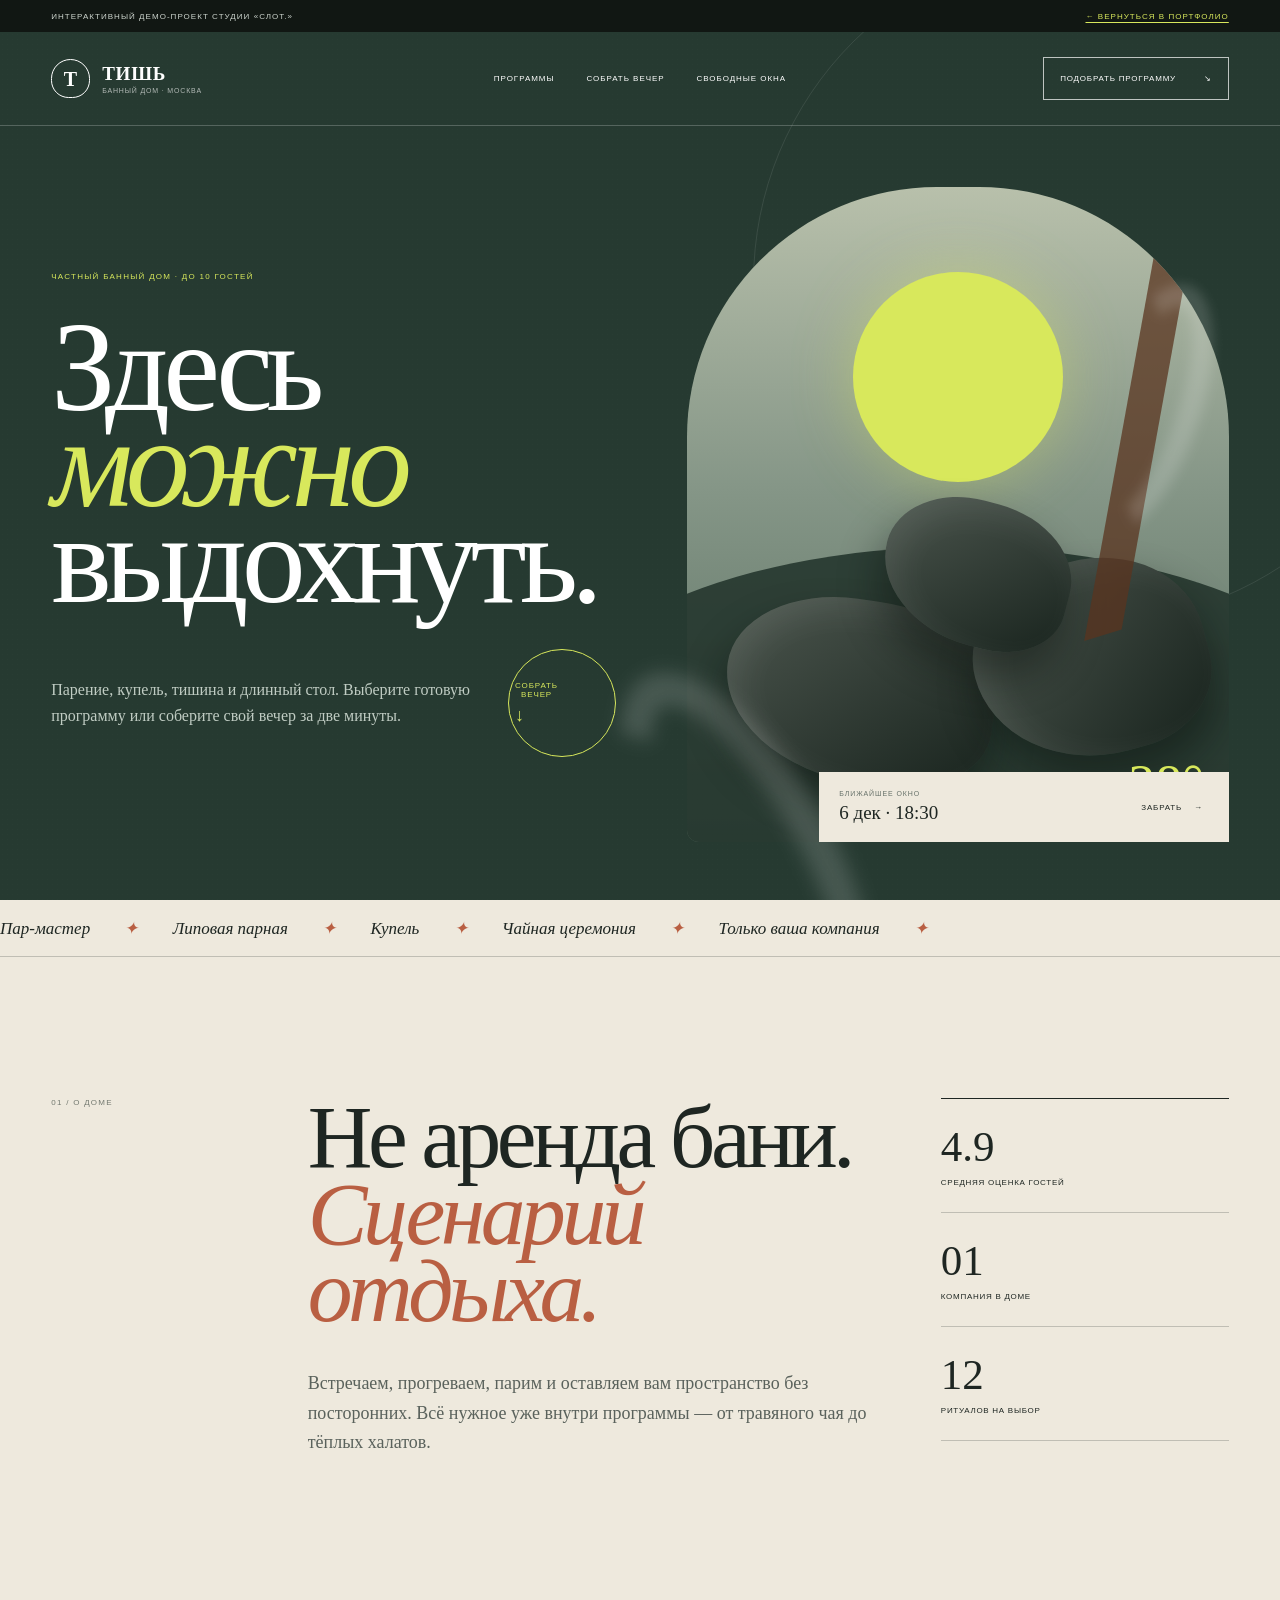
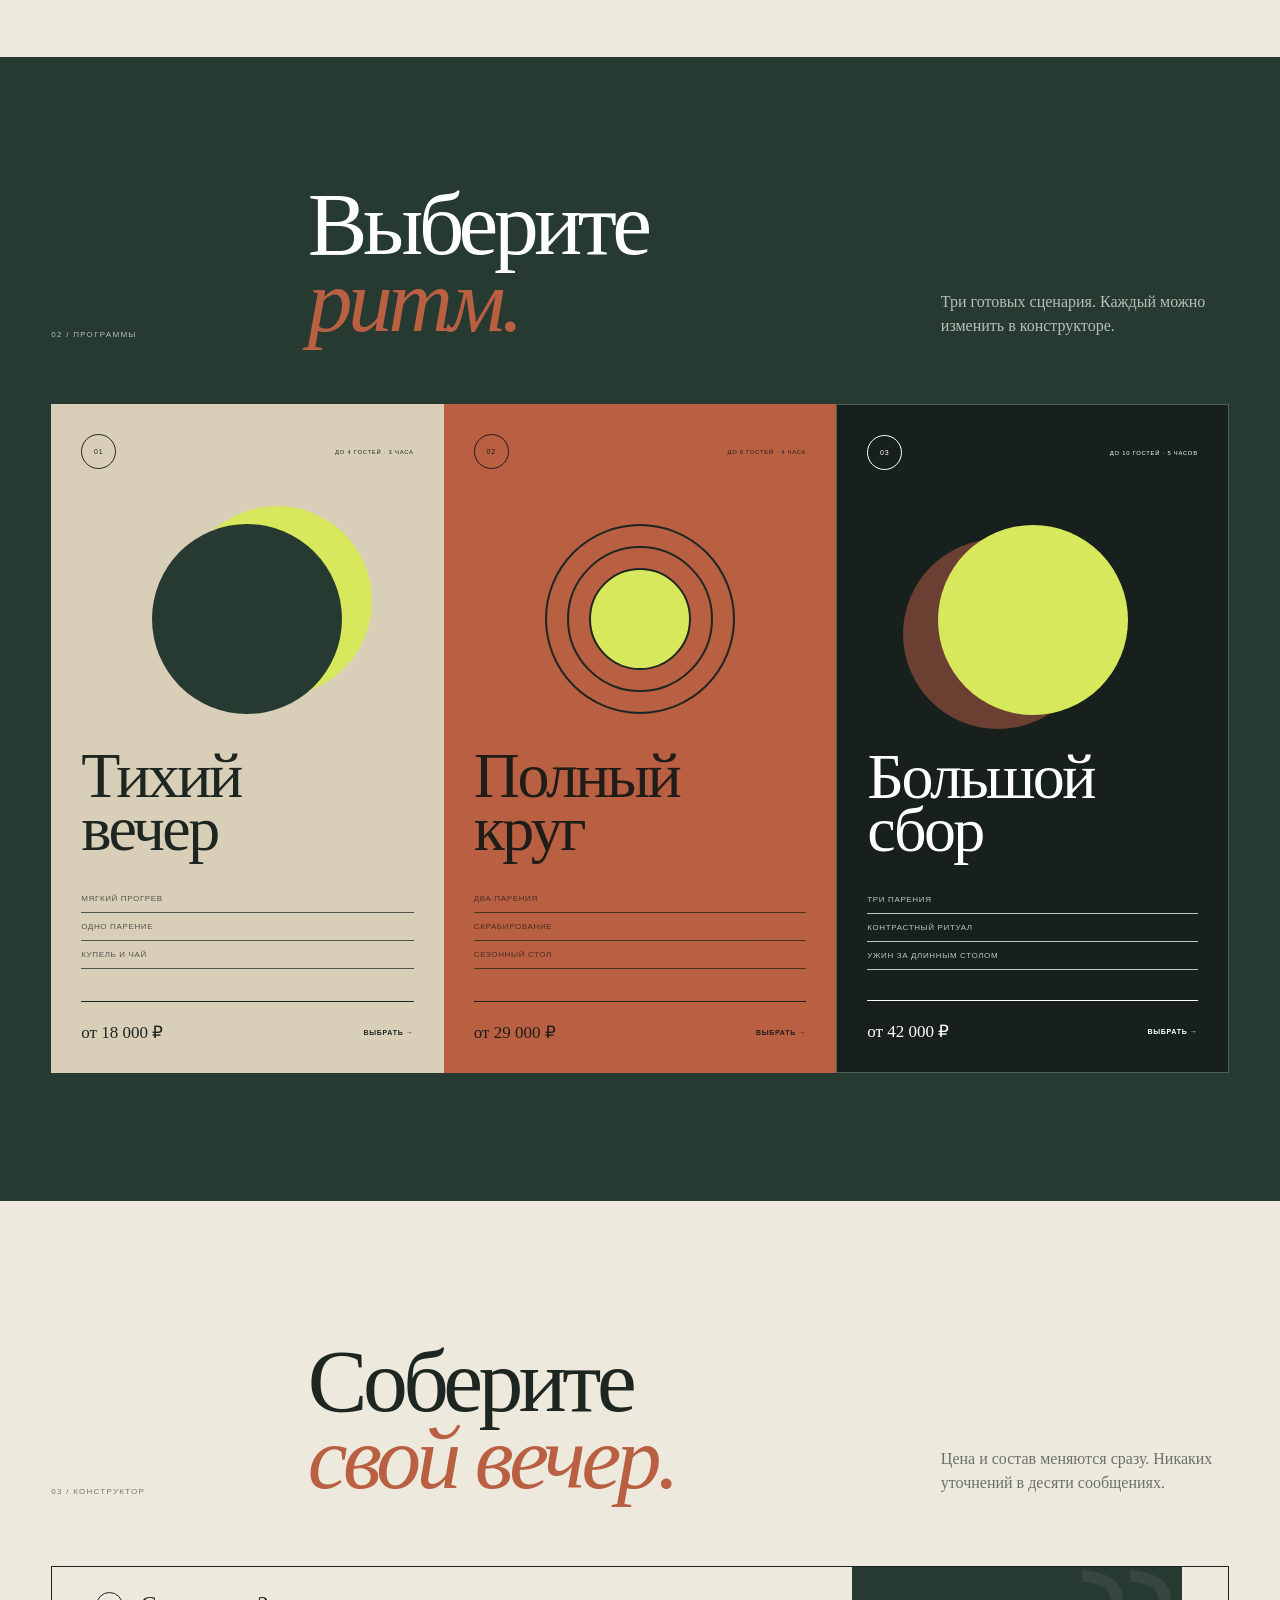
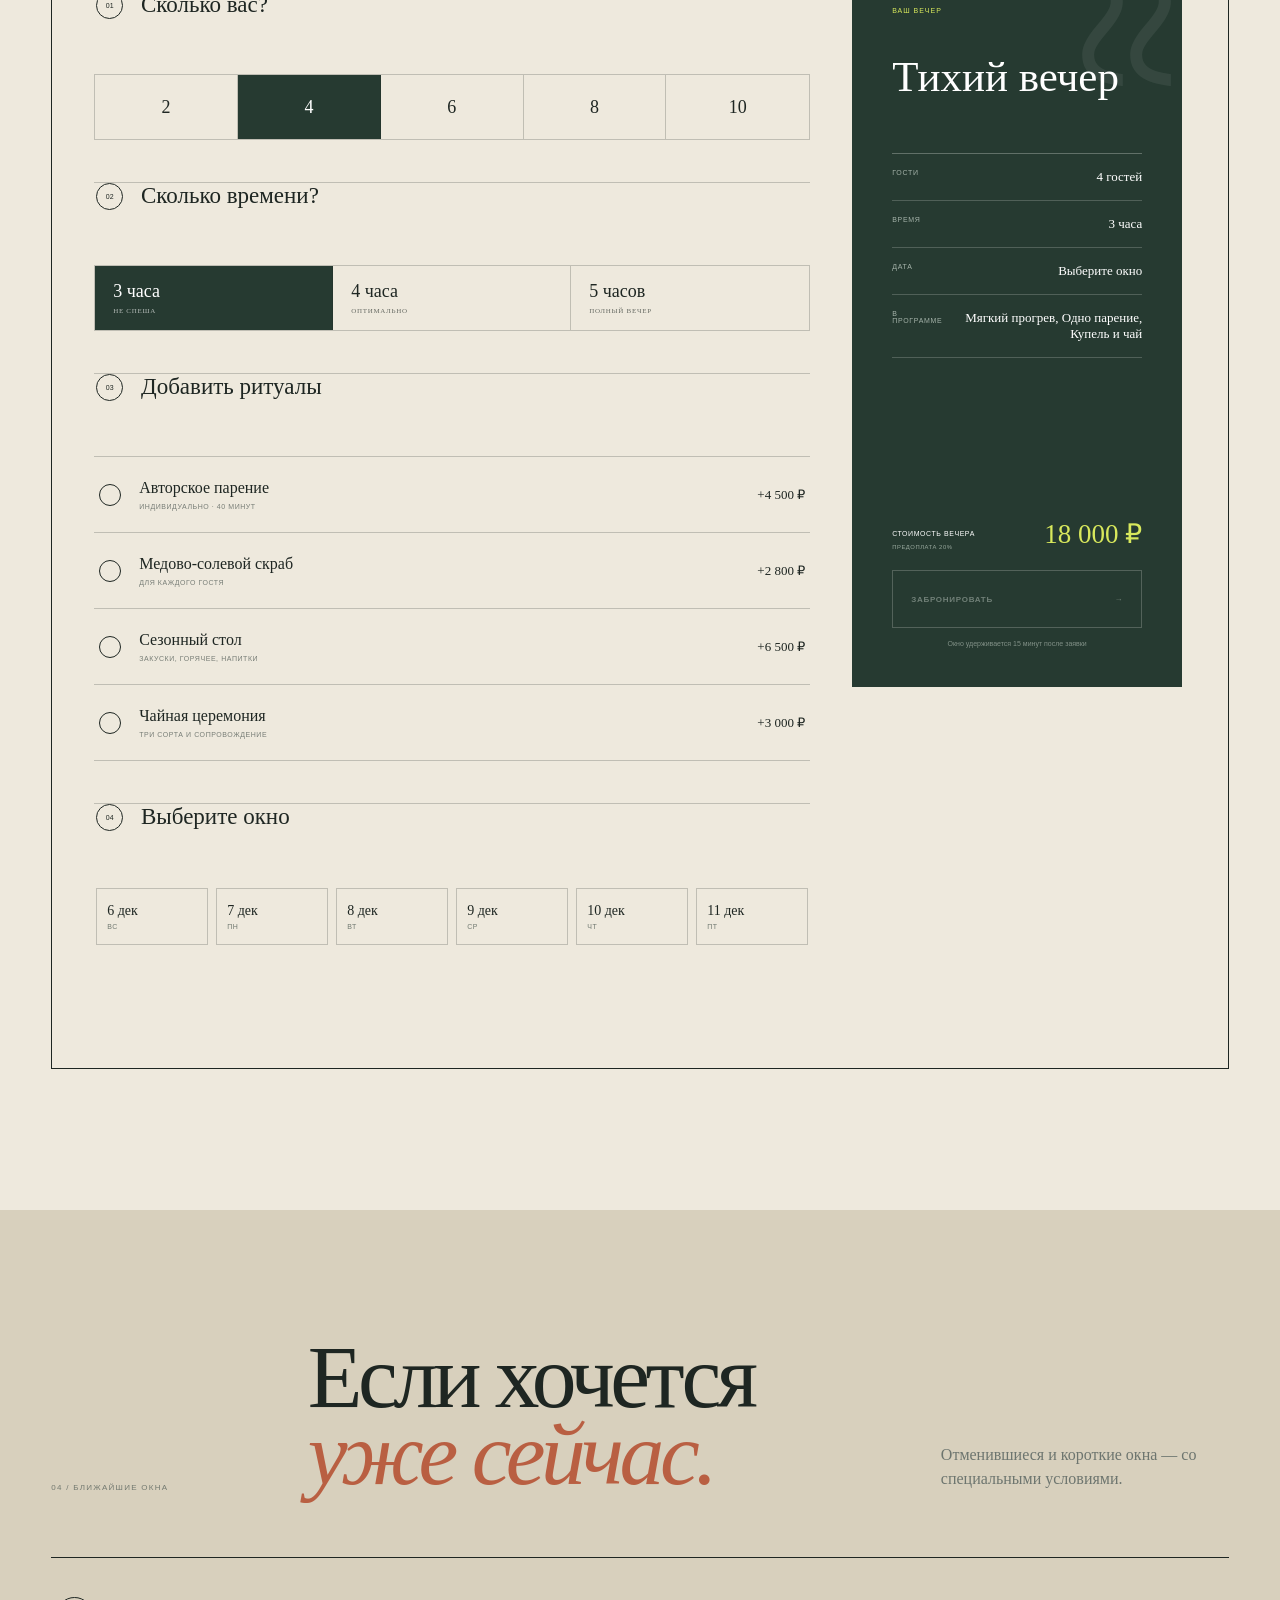
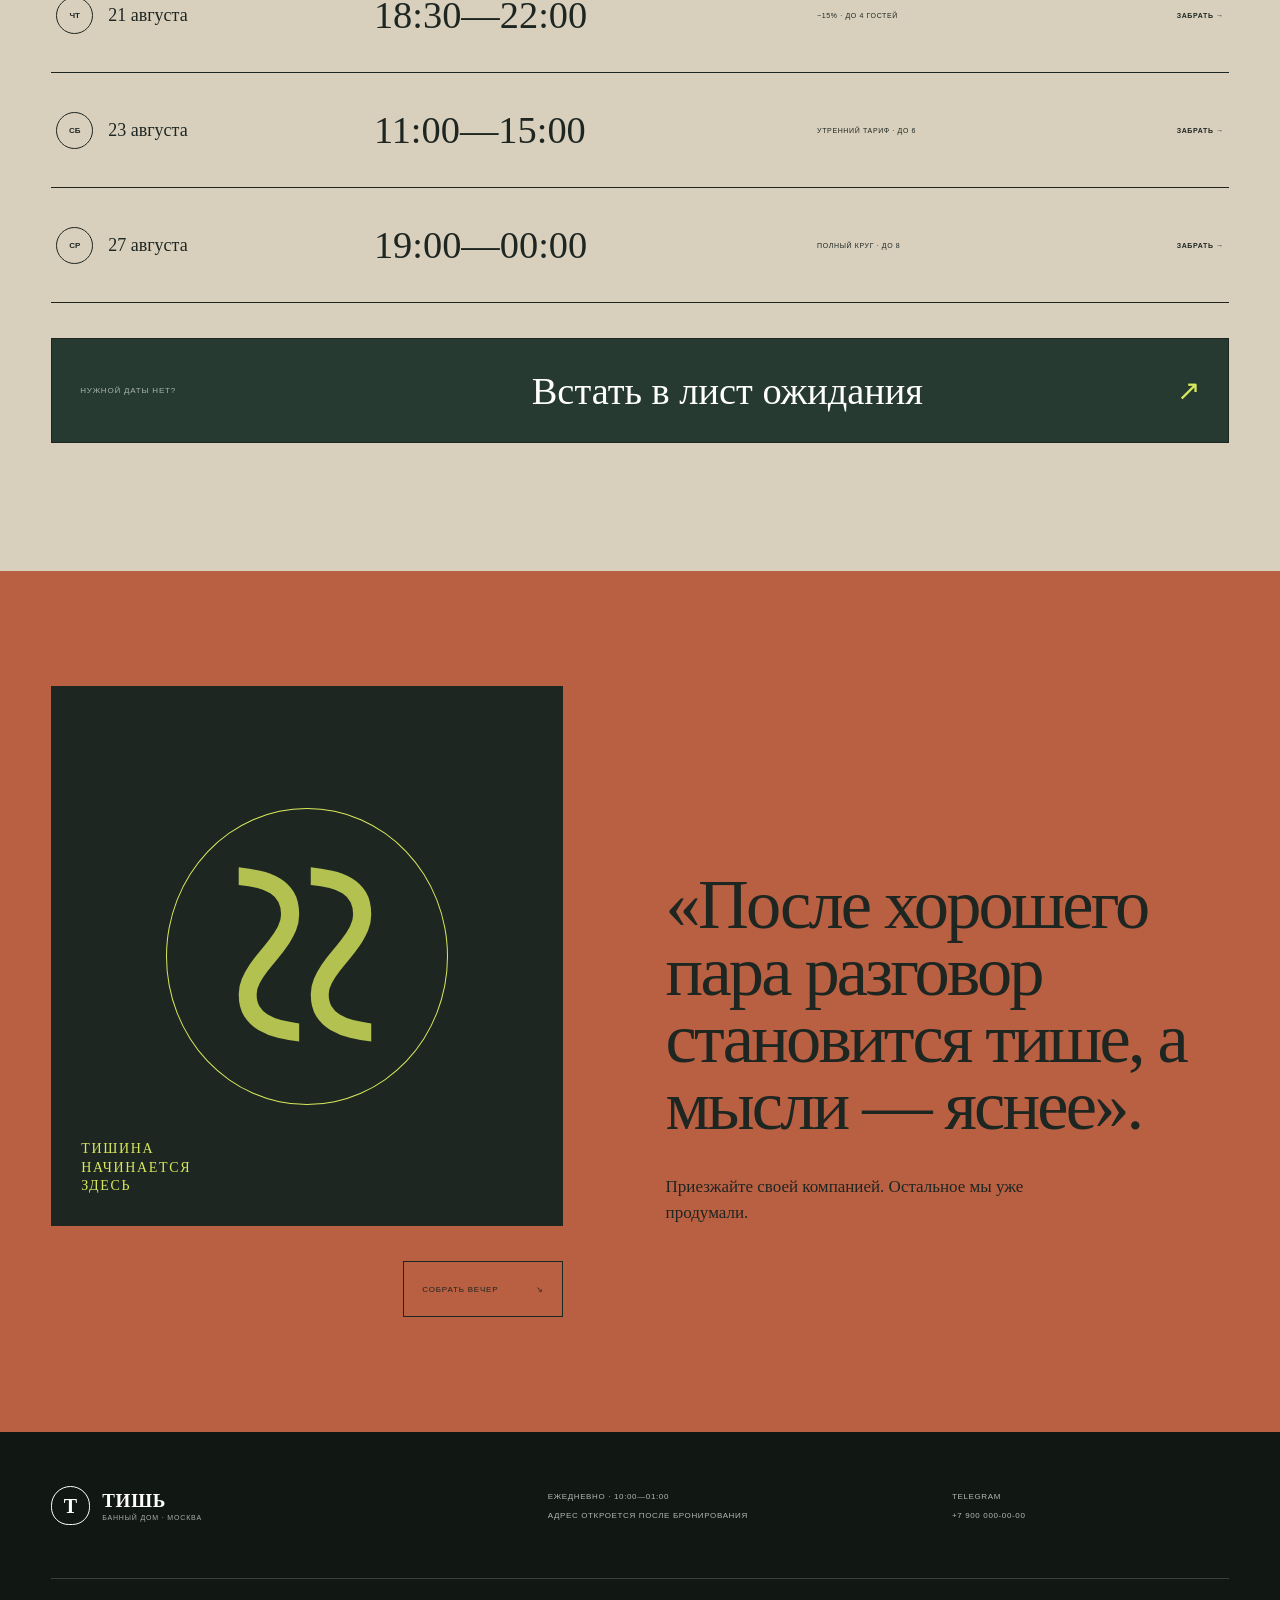
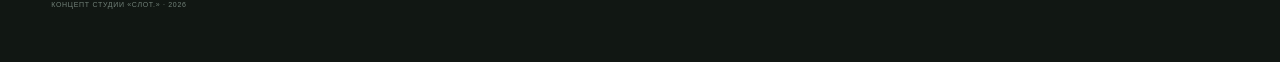
<file: demos/banya/index.html>
<!doctype html>
<html lang="ru">
<head>
  <meta charset="utf-8">
  <meta name="viewport" content="width=device-width, initial-scale=1">
  <meta name="description" content="Демо сайта банного пространства: программы, свободные окна, конструктор вечера и лист ожидания.">
  <title>ТИШЬ — банный дом</title>
  <link rel="icon" href="../../favicon.svg" type="image/svg+xml">
  <link rel="stylesheet" href="./styles.css">
</head>
<body>
  <div class="demo-strip">
    <span>Интерактивный демо-проект студии «СЛОТ.»</span>
    <a href="../../">← Вернуться в портфолио</a>
  </div>

  <header class="site-header">
    <a class="logo" href="#top" aria-label="ТИШЬ, на главную">
      <span class="logo-mark">Т</span>
      <span>ТИШЬ<small>банный дом · Москва</small></span>
    </a>
    <nav aria-label="Главная навигация">
      <a href="#rituals">Программы</a>
      <a href="#builder">Собрать вечер</a>
      <a href="#slots">Свободные окна</a>
    </nav>
    <button class="header-book" type="button" data-jump-builder>Подобрать программу <span>↘</span></button>
  </header>

  <main id="top">
    <section class="hero">
      <div class="hero-noise" aria-hidden="true"></div>
      <div class="steam steam-one" aria-hidden="true"></div>
      <div class="steam steam-two" aria-hidden="true"></div>
      <div class="hero-copy">
        <p class="eyebrow">Частный банный дом · до 10 гостей</p>
        <h1>Здесь<br><em>можно</em><br>выдохнуть.</h1>
        <div class="hero-bottom">
          <p>Парение, купель, тишина и длинный стол. Выберите готовую программу или соберите свой вечер за две минуты.</p>
          <button class="circle-cta" type="button" data-jump-builder><span>Собрать<br>вечер</span><b>↓</b></button>
        </div>
      </div>
      <div class="hero-art" aria-label="Абстрактная иллюстрация камней и пара">
        <div class="sun"></div>
        <div class="stone stone-one"></div>
        <div class="stone stone-two"></div>
        <div class="stone stone-three"></div>
        <div class="ladle">╱</div>
        <p>38°<small>купель</small></p>
      </div>
      <div class="hero-date">
        <span>Ближайшее окно</span>
        <strong id="next-slot">21 авг · 18:30</strong>
        <button type="button" data-quick-slot="21 авг · 18:30">Забрать <span>→</span></button>
      </div>
    </section>

    <section class="running-line" aria-label="Особенности">
      <div>Пар-мастер <i>✦</i> Липовая парная <i>✦</i> Купель <i>✦</i> Чайная церемония <i>✦</i> Только ваша компания <i>✦</i></div>
    </section>

    <section class="intro">
      <p class="section-index">01 / О доме</p>
      <div class="intro-copy">
        <h2>Не аренда бани.<br><em>Сценарий отдыха.</em></h2>
        <p>Встречаем, прогреваем, парим и оставляем вам пространство без посторонних. Всё нужное уже внутри программы — от травяного чая до тёплых халатов.</p>
      </div>
      <dl>
        <div><dt>4.9</dt><dd>средняя оценка гостей</dd></div>
        <div><dt>01</dt><dd>компания в доме</dd></div>
        <div><dt>12</dt><dd>ритуалов на выбор</dd></div>
      </dl>
    </section>

    <section class="rituals" id="rituals">
      <div class="section-head light">
        <p class="section-index">02 / Программы</p>
        <h2>Выберите<br><em>ритм.</em></h2>
        <p>Три готовых сценария. Каждый можно изменить в конструкторе.</p>
      </div>
      <div class="ritual-grid">
        <article class="ritual-card sand" data-program="Тихий вечер" data-price="18000" data-duration="3">
          <div class="ritual-top"><span>01</span><small>до 4 гостей · 3 часа</small></div>
          <div class="ritual-symbol moon" aria-hidden="true"></div>
          <h3>Тихий<br>вечер</h3>
          <ul><li>мягкий прогрев</li><li>одно парение</li><li>купель и чай</li></ul>
          <button type="button" class="program-pick">от 18 000 ₽ <span>Выбрать →</span></button>
        </article>
        <article class="ritual-card clay" data-program="Полный круг" data-price="29000" data-duration="4">
          <div class="ritual-top"><span>02</span><small>до 6 гостей · 4 часа</small></div>
          <div class="ritual-symbol rings" aria-hidden="true"></div>
          <h3>Полный<br>круг</h3>
          <ul><li>два парения</li><li>скрабирование</li><li>сезонный стол</li></ul>
          <button type="button" class="program-pick">от 29 000 ₽ <span>Выбрать →</span></button>
        </article>
        <article class="ritual-card dark" data-program="Большой сбор" data-price="42000" data-duration="5">
          <div class="ritual-top"><span>03</span><small>до 10 гостей · 5 часов</small></div>
          <div class="ritual-symbol eclipse" aria-hidden="true"></div>
          <h3>Большой<br>сбор</h3>
          <ul><li>три парения</li><li>контрастный ритуал</li><li>ужин за длинным столом</li></ul>
          <button type="button" class="program-pick">от 42 000 ₽ <span>Выбрать →</span></button>
        </article>
      </div>
    </section>

    <section class="builder" id="builder">
      <div class="builder-heading">
        <p class="section-index">03 / Конструктор</p>
        <h2>Соберите<br><em>свой вечер.</em></h2>
        <p>Цена и состав меняются сразу. Никаких уточнений в десяти сообщениях.</p>
      </div>
      <div class="builder-shell">
        <div class="builder-steps">
          <fieldset>
            <legend><span>01</span> Сколько вас?</legend>
            <div class="segmented" id="guest-options">
              <button type="button" data-guests="2">2</button>
              <button type="button" data-guests="4" class="active">4</button>
              <button type="button" data-guests="6">6</button>
              <button type="button" data-guests="8">8</button>
              <button type="button" data-guests="10">10</button>
            </div>
          </fieldset>
          <fieldset>
            <legend><span>02</span> Сколько времени?</legend>
            <div class="segmented wide" id="duration-options">
              <button type="button" data-duration="3" class="active"><b>3 часа</b><small>не спеша</small></button>
              <button type="button" data-duration="4"><b>4 часа</b><small>оптимально</small></button>
              <button type="button" data-duration="5"><b>5 часов</b><small>полный вечер</small></button>
            </div>
          </fieldset>
          <fieldset>
            <legend><span>03</span> Добавить ритуалы</legend>
            <div class="addon-list" id="addon-options">
              <label><input type="checkbox" value="4500" data-name="Авторское парение"><i></i><span><b>Авторское парение</b><small>индивидуально · 40 минут</small></span><strong>+4 500 ₽</strong></label>
              <label><input type="checkbox" value="2800" data-name="Медово-солевой скраб"><i></i><span><b>Медово-солевой скраб</b><small>для каждого гостя</small></span><strong>+2 800 ₽</strong></label>
              <label><input type="checkbox" value="6500" data-name="Сезонный стол"><i></i><span><b>Сезонный стол</b><small>закуски, горячее, напитки</small></span><strong>+6 500 ₽</strong></label>
              <label><input type="checkbox" value="3000" data-name="Чайная церемония"><i></i><span><b>Чайная церемония</b><small>три сорта и сопровождение</small></span><strong>+3 000 ₽</strong></label>
            </div>
          </fieldset>
          <fieldset>
            <legend><span>04</span> Выберите окно</legend>
            <div class="builder-dates" id="builder-dates"></div>
            <div class="builder-times" id="builder-times"></div>
          </fieldset>
        </div>
        <aside class="order-card" aria-live="polite">
          <div class="order-steam" aria-hidden="true">≈</div>
          <span>Ваш вечер</span>
          <h3 id="order-title">Тишина на четверых</h3>
          <dl>
            <div><dt>Гости</dt><dd id="order-guests">4 человека</dd></div>
            <div><dt>Время</dt><dd id="order-duration">3 часа</dd></div>
            <div><dt>Дата</dt><dd id="order-date">Выберите окно</dd></div>
            <div><dt>В программе</dt><dd id="order-addons">Мягкий прогрев, одно парение, купель и чай</dd></div>
          </dl>
          <div class="order-price"><span>Стоимость вечера<small>предоплата 20%</small></span><strong id="order-price">18 000 ₽</strong></div>
          <button class="order-submit" id="order-submit" type="button" disabled>Забронировать <span>→</span></button>
          <small class="order-note">Окно удерживается 15 минут после заявки</small>
        </aside>
      </div>
    </section>

    <section class="slots" id="slots">
      <div class="section-head">
        <p class="section-index">04 / Ближайшие окна</p>
        <h2>Если хочется<br><em>уже сейчас.</em></h2>
        <p>Отменившиеся и короткие окна — со специальными условиями.</p>
      </div>
      <div class="slot-list">
        <button type="button" data-quick-slot="21 авг · 18:30"><span><b>Чт</b>21 августа</span><strong>18:30—22:00</strong><small>−15% · до 4 гостей</small><i>Забрать →</i></button>
        <button type="button" data-quick-slot="23 авг · 11:00"><span><b>Сб</b>23 августа</span><strong>11:00—15:00</strong><small>утренний тариф · до 6</small><i>Забрать →</i></button>
        <button type="button" data-quick-slot="27 авг · 19:00"><span><b>Ср</b>27 августа</span><strong>19:00—00:00</strong><small>полный круг · до 8</small><i>Забрать →</i></button>
      </div>
      <button class="waitlist-button" type="button" id="waitlist-open"><span>Нужной даты нет?</span><strong>Встать в лист ожидания</strong><i>↗</i></button>
    </section>

    <section class="manifesto">
      <div class="manifesto-art"><span>≈</span><i></i><b>тишина<br>начинается<br>здесь</b></div>
      <blockquote>«После хорошего пара разговор становится тише, а мысли — яснее».</blockquote>
      <p>Приезжайте своей компанией. Остальное мы уже продумали.</p>
      <button type="button" data-jump-builder>Собрать вечер <span>↘</span></button>
    </section>
  </main>

  <footer>
    <a class="logo footer-logo" href="#top"><span class="logo-mark">Т</span><span>ТИШЬ<small>банный дом · Москва</small></span></a>
    <div><span>Ежедневно · 10:00—01:00</span><span>Адрес откроется после бронирования</span></div>
    <div><span>Telegram</span><span>+7 900 000-00-00</span></div>
    <small>Концепт студии «СЛОТ.» · 2026</small>
  </footer>

  <dialog id="booking-dialog">
    <form method="dialog" class="dialog-card" id="booking-form">
      <button class="dialog-close" type="button" data-close-dialog aria-label="Закрыть">×</button>
      <span>Финальный шаг</span>
      <h2>Оставьте<br>контакт.</h2>
      <div class="dialog-summary" id="dialog-summary"></div>
      <label>Как к вам обращаться<input name="name" required autocomplete="name" placeholder="Имя"></label>
      <label>Telegram или телефон<input name="contact" required autocomplete="tel" placeholder="@username или +7 900 000-00-00"></label>
      <button class="dialog-submit" type="submit" value="default">Удержать окно <span>→</span></button>
      <small>Демо-режим: данные сохраняются только в вашем браузере.</small>
    </form>
  </dialog>

  <dialog id="waitlist-dialog">
    <form method="dialog" class="dialog-card" id="waitlist-form">
      <button class="dialog-close" type="button" data-close-dialog aria-label="Закрыть">×</button>
      <span>Лист ожидания</span>
      <h2>Сообщим<br>об отмене.</h2>
      <label>Желаемая дата<input name="date" type="date" required></label>
      <label>Размер компании<select name="guests"><option>2–4 гостя</option><option>5–6 гостей</option><option>7–10 гостей</option></select></label>
      <label>Telegram<input name="contact" required placeholder="@username"></label>
      <button class="dialog-submit" type="submit" value="default">Встать в лист <span>→</span></button>
    </form>
  </dialog>

  <dialog id="success-dialog">
    <div class="dialog-card success-card">
      <div class="success-mark">≈</div>
      <span>Заявка сохранена</span>
      <h2 id="success-title">До встречи<br>в тишине.</h2>
      <p id="success-text"></p>
      <strong id="success-code"></strong>
      <button class="dialog-submit" type="button" id="success-close">Готово</button>
    </div>
  </dialog>

  <div class="toast" id="toast" role="status" aria-live="polite"></div>
  <script src="./app.js"></script>
</body>
</html>
</file>
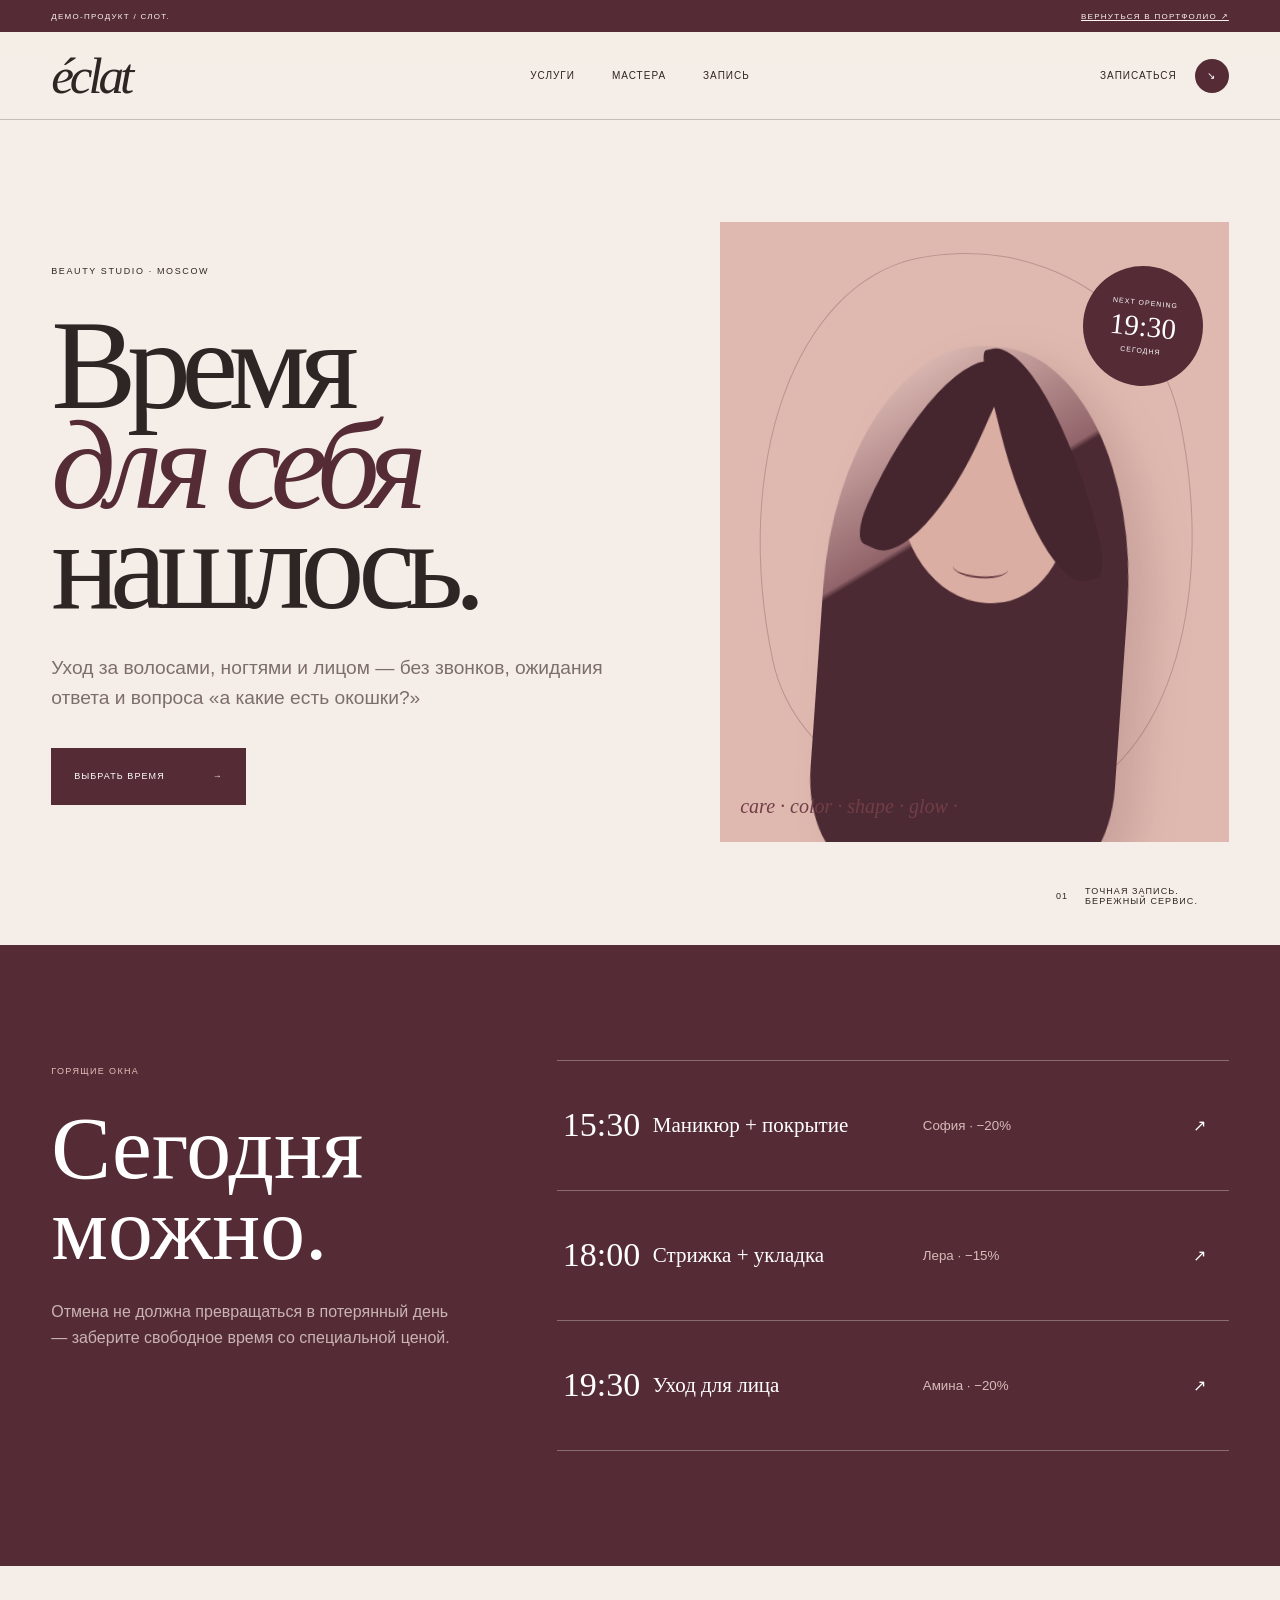
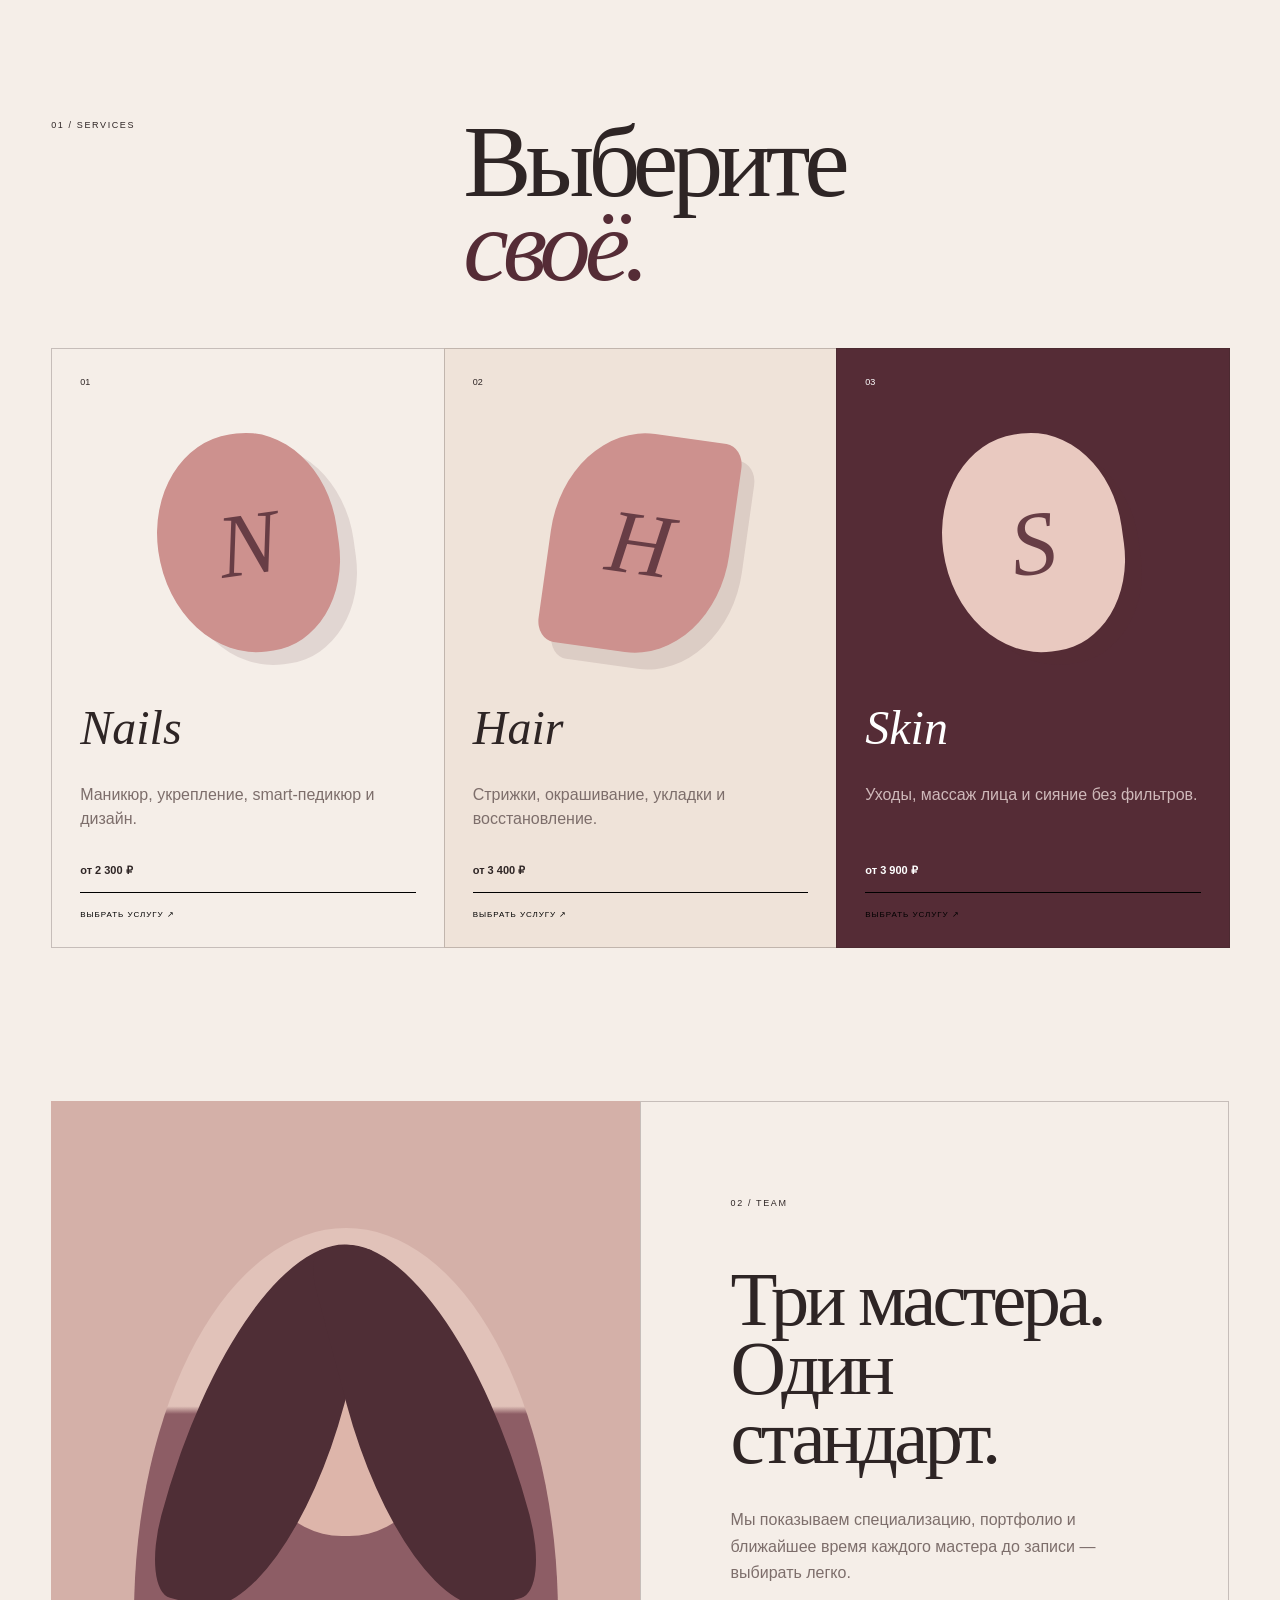
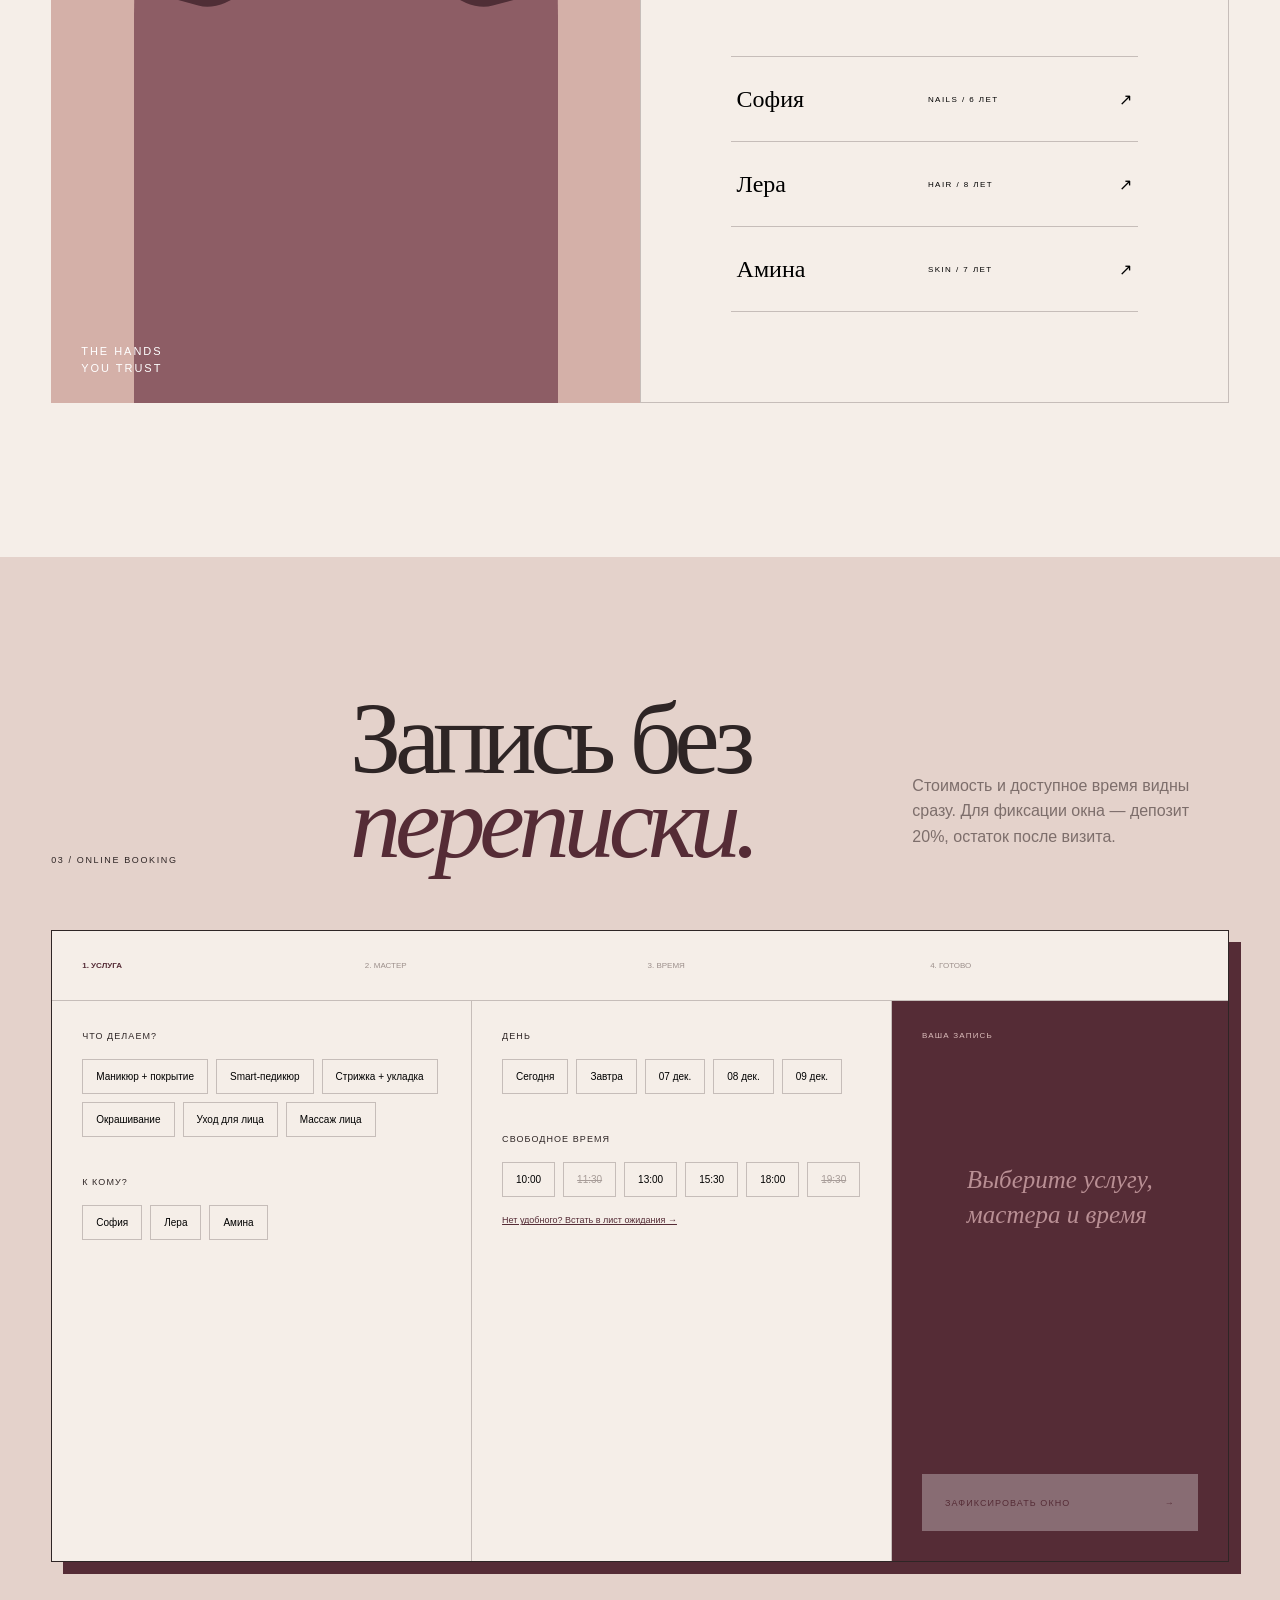
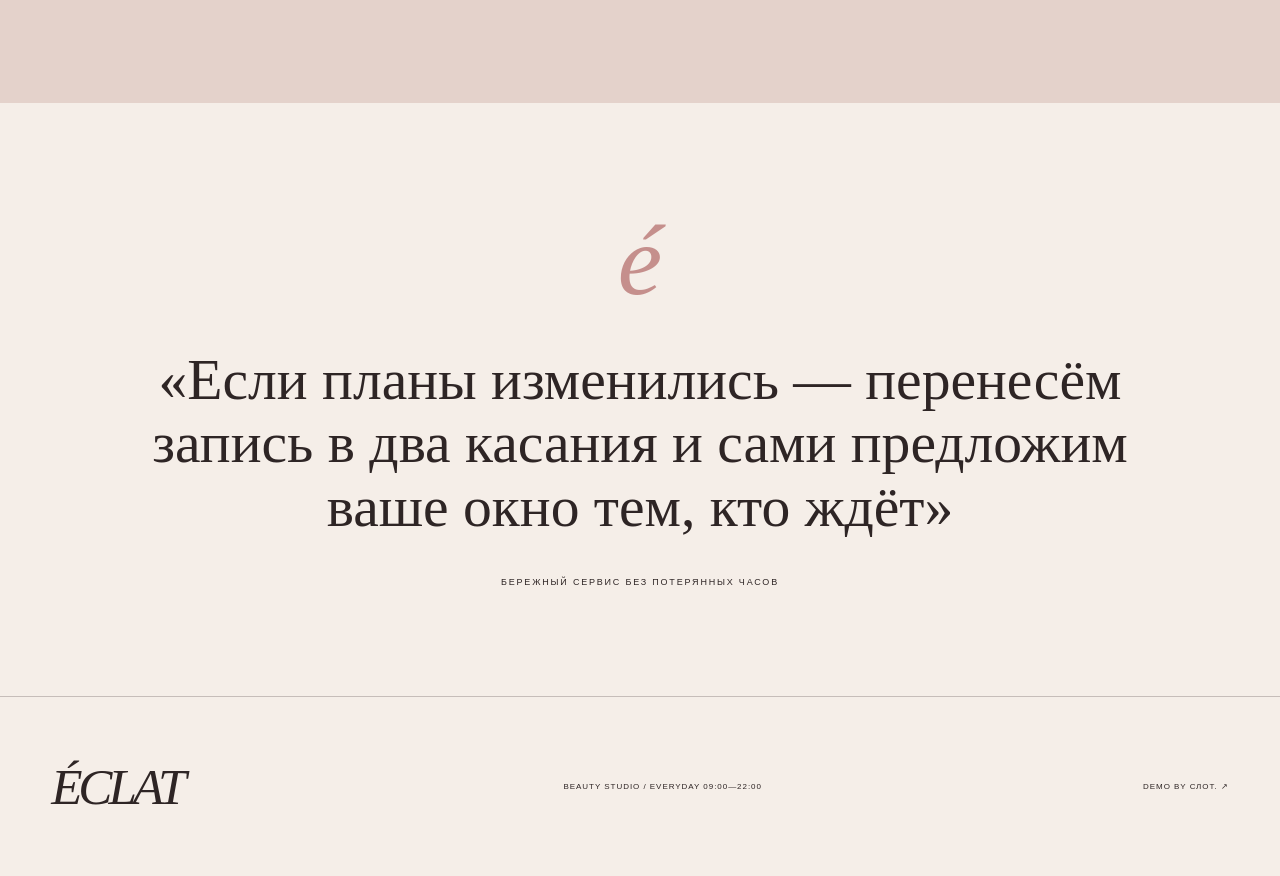
<file: demos/beauty/index.html>
<!doctype html>
<html lang="ru">
<head>
  <meta charset="utf-8">
  <meta name="viewport" content="width=device-width, initial-scale=1">
  <meta name="theme-color" content="#ead6cf">
  <meta name="description" content="ÉCLAT — интерактивное демо сайта beauty-студии с записью, предоплатой и листом ожидания.">
  <title>éclat — beauty that finds time for you</title>
  <link rel="icon" href="../../favicon.svg" type="image/svg+xml">
  <link rel="stylesheet" href="./styles.css">
  <script src="./app.js" defer></script>
</head>
<body>
  <div class="demo-ribbon"><span>ДЕМО-ПРОДУКТ / СЛОТ.</span><a href="../../">Вернуться в портфолио ↗</a></div>
  <header>
    <a class="logo" href="#top">éclat</a>
    <nav aria-label="Навигация"><a href="#services">услуги</a><a href="#masters">мастера</a><a href="#booking">запись</a></nav>
    <a class="book-link" href="#booking">записаться <i>↘</i></a>
  </header>

  <main>
    <section class="hero" id="top">
      <div class="hero-title">
        <span class="eyebrow">BEAUTY STUDIO · MOSCOW</span>
        <h1>Время<br><em>для себя</em><br>нашлось.</h1>
        <p>Уход за волосами, ногтями и лицом — без звонков, ожидания ответа и вопроса «а какие есть окошки?»</p>
        <a class="primary-button" href="#booking">Выбрать время <span>→</span></a>
      </div>
      <div class="hero-art" aria-hidden="true">
        <div class="portrait"><i></i><b></b><span></span></div>
        <div class="art-note"><span>next opening</span><strong>19:30</strong><small>сегодня</small></div>
        <div class="orbit-text">care · color · shape · glow · </div>
      </div>
      <div class="hero-bottom"><span>01</span><p>Точная запись.<br>Бережный сервис.</p><i></i></div>
    </section>

    <section class="hot-slots">
      <div class="hot-intro"><span>Горящие окна</span><h2>Сегодня можно.</h2><p>Отмена не должна превращаться в потерянный день — заберите свободное время со специальной ценой.</p></div>
      <div class="hot-list" id="hot-list">
        <button type="button" data-service="Маникюр + покрытие" data-master="София" data-time="15:30" data-price="2600"><span>15:30</span><b>Маникюр + покрытие</b><small>София · −20%</small><i>↗</i></button>
        <button type="button" data-service="Стрижка + укладка" data-master="Лера" data-time="18:00" data-price="3400"><span>18:00</span><b>Стрижка + укладка</b><small>Лера · −15%</small><i>↗</i></button>
        <button type="button" data-service="Уход для лица" data-master="Амина" data-time="19:30" data-price="3900"><span>19:30</span><b>Уход для лица</b><small>Амина · −20%</small><i>↗</i></button>
      </div>
    </section>

    <section class="services" id="services">
      <div class="section-title"><span>01 / SERVICES</span><h2>Выберите<br><em>своё.</em></h2></div>
      <div class="service-grid">
        <article class="service-card blush"><span>01</span><div class="service-symbol">N</div><h3>Nails</h3><p>Маникюр, укрепление, smart-педикюр и дизайн.</p><b>от 2 300 ₽</b><button type="button" data-category="nails">Выбрать услугу ↗</button></article>
        <article class="service-card cream"><span>02</span><div class="service-symbol hair-symbol">H</div><h3>Hair</h3><p>Стрижки, окрашивание, укладки и восстановление.</p><b>от 3 400 ₽</b><button type="button" data-category="hair">Выбрать услугу ↗</button></article>
        <article class="service-card wine"><span>03</span><div class="service-symbol">S</div><h3>Skin</h3><p>Уходы, массаж лица и сияние без фильтров.</p><b>от 3 900 ₽</b><button type="button" data-category="skin">Выбрать услугу ↗</button></article>
      </div>
    </section>

    <section class="masters" id="masters">
      <div class="master-art" aria-hidden="true"><div class="master-silhouette"><i></i><b></b></div><span>THE HANDS<br>YOU TRUST</span></div>
      <div class="master-copy">
        <span>02 / TEAM</span><h2>Три мастера.<br>Один стандарт.</h2><p>Мы показываем специализацию, портфолио и ближайшее время каждого мастера до записи — выбирать легко.</p>
        <div class="master-lines"><button type="button" data-master="София"><b>София</b><span>nails / 6 лет</span><i>↗</i></button><button type="button" data-master="Лера"><b>Лера</b><span>hair / 8 лет</span><i>↗</i></button><button type="button" data-master="Амина"><b>Амина</b><span>skin / 7 лет</span><i>↗</i></button></div>
      </div>
    </section>

    <section class="booking" id="booking">
      <div class="booking-heading"><span>03 / ONLINE BOOKING</span><h2>Запись без<br><em>переписки.</em></h2><p>Стоимость и доступное время видны сразу. Для фиксации окна — депозит 20%, остаток после визита.</p></div>
      <div class="booking-app">
        <div class="steps"><span class="active">1. Услуга</span><span>2. Мастер</span><span>3. Время</span><span>4. Готово</span></div>
        <div class="app-body">
          <div class="picker-column">
            <div class="picker-block"><span class="picker-title">Что делаем?</span><div class="service-options" id="service-options"></div></div>
            <div class="picker-block"><span class="picker-title">К кому?</span><div class="master-options" id="master-options"></div></div>
          </div>
          <div class="picker-column">
            <div class="picker-block"><span class="picker-title">День</span><div class="date-options" id="date-options"></div></div>
            <div class="picker-block"><span class="picker-title">Свободное время</span><div class="time-options" id="time-options"></div><button class="waitlist-link" type="button" id="waitlist-link">Нет удобного? Встать в лист ожидания →</button></div>
          </div>
          <aside class="order-card" aria-live="polite">
            <span>Ваша запись</span><div class="order-empty" id="order-empty">Выберите услугу,<br>мастера и время</div><div class="order-content" id="order-content" hidden><b id="order-service"></b><p id="order-meta"></p><div><span>Стоимость</span><strong id="order-price"></strong></div><div><span>Депозит сегодня</span><strong id="order-deposit"></strong></div></div>
            <button class="primary-button full" type="button" id="confirm-booking" disabled>Зафиксировать окно <span>→</span></button>
          </aside>
        </div>
      </div>
    </section>

    <section class="promise"><span>é</span><blockquote>«Если планы изменились — перенесём запись в два касания и сами предложим ваше окно тем, кто ждёт»</blockquote><p>бережный сервис без потерянных часов</p></section>
  </main>

  <footer><a class="logo" href="#top">éclat</a><p>beauty studio / everyday 09:00—22:00</p><a href="../../">demo by СЛОТ. ↗</a></footer>

  <dialog id="contact-dialog"><form method="dialog" id="contact-form" class="dialog-card"><button class="close" value="cancel" aria-label="Закрыть">×</button><span>Последний шаг</span><h2>Ваше окно<br>почти ваше.</h2><div class="dialog-order" id="dialog-order"></div><label>Имя<input name="name" required placeholder="Как к вам обращаться"></label><label>Telegram<input name="telegram" required placeholder="@username" pattern="@?[A-Za-z0-9_]{5,}"></label><label class="consent"><input type="checkbox" required><i>Согласна на демо-сохранение записи в браузере</i></label><button class="primary-button full" type="submit" value="default">Подтвердить демо <span>→</span></button></form></dialog>
  <dialog id="waitlist-dialog"><form method="dialog" id="waitlist-form" class="dialog-card"><button class="close" value="cancel" aria-label="Закрыть">×</button><span>Лист ожидания</span><h2>Позовём<br>первыми.</h2><p>Отметьте удобный диапазон — если появится отмена, окно будет за вами 15 минут.</p><label>Когда удобно<select name="range"><option>Сегодня после 18:00</option><option>Завтра в любое время</option><option>Будни после 19:00</option><option>Выходные</option></select></label><label>Telegram<input name="telegram" required placeholder="@username" pattern="@?[A-Za-z0-9_]{5,}"></label><button class="primary-button full" type="submit" value="default">Добавить в лист <span>→</span></button></form></dialog>
  <dialog id="success-dialog"><div class="dialog-card success"><div class="success-flower">✦</div><span>Запись создана</span><h2>До встречи.</h2><p id="success-message"></p><strong id="success-code"></strong><button class="primary-button full" type="button" id="success-close">Готово</button></div></dialog>
  <div class="toast" id="toast" role="status"></div>
</body>
</html>
</file>
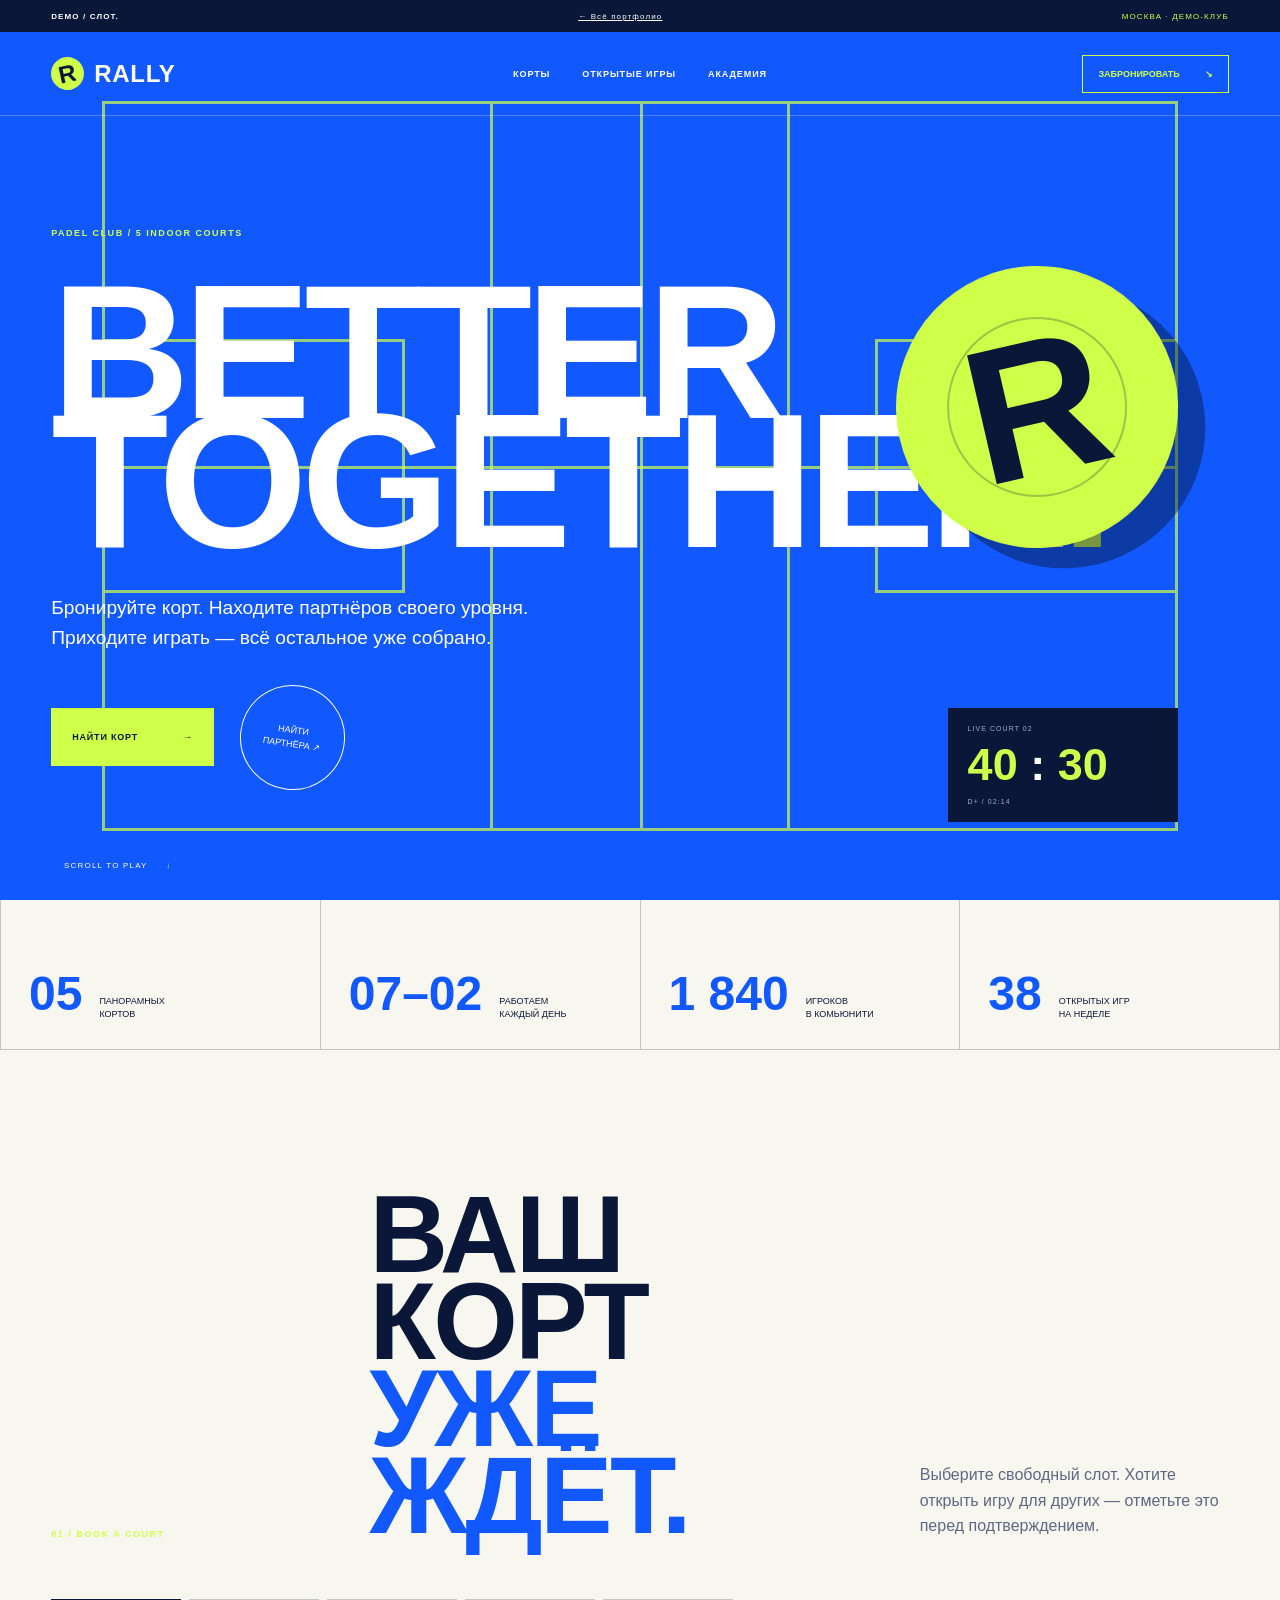
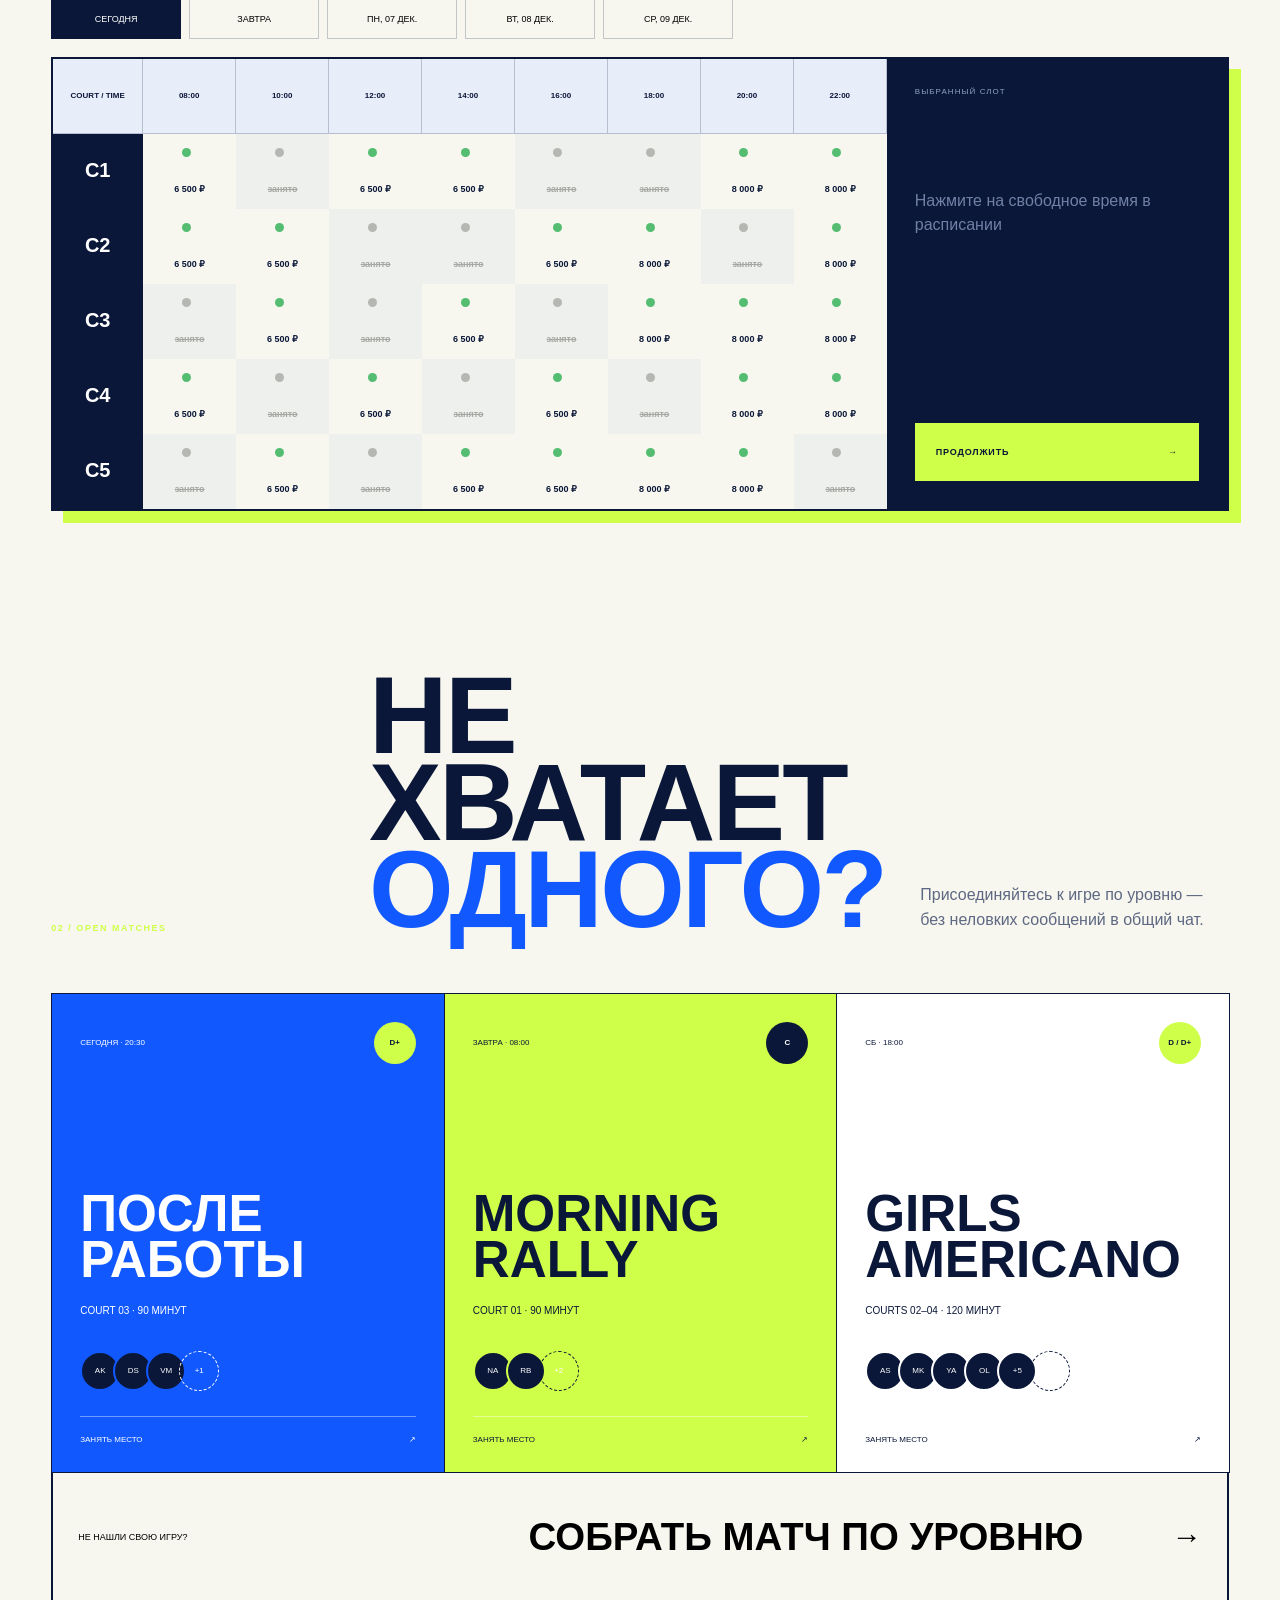
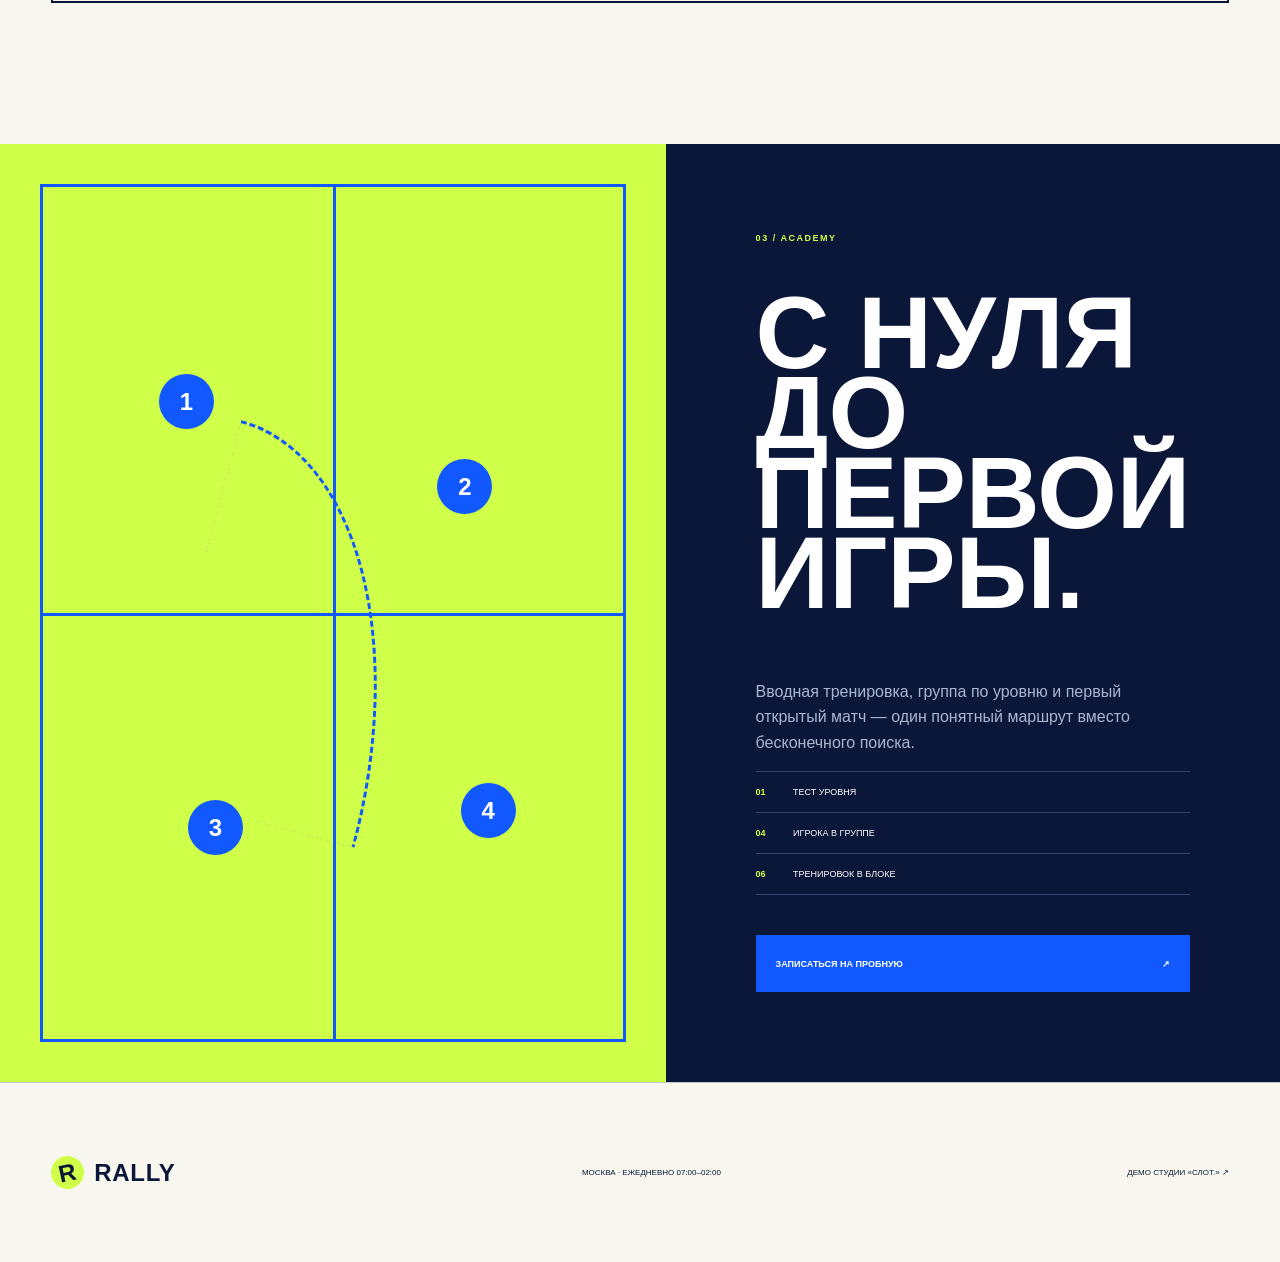
<file: demos/padel/index.html>
<!doctype html>
<html lang="ru">
<head>
  <meta charset="utf-8">
  <meta name="viewport" content="width=device-width, initial-scale=1">
  <meta name="theme-color" content="#1159ff">
  <meta name="description" content="RALLY — интерактивное демо падел-клуба с бронью корта и поиском партнёров.">
  <title>RALLY — padel is better together</title>
  <link rel="icon" href="../../favicon.svg" type="image/svg+xml">
  <link rel="stylesheet" href="./styles.css">
  <link rel="stylesheet" href="./mobile-fixes.css?v=20260819-2">
  <script src="./app.js?v=20260819-2" defer></script>
</head>
<body>
  <div class="demo-strip"><b>DEMO / СЛОТ.</b><a href="../../">← Всё портфолио</a><span>МОСКВА · ДЕМО-КЛУБ</span></div>
  <header>
    <a class="logo" href="#top"><i>R</i> RALLY</a>
    <nav aria-label="Навигация"><a href="#courts">Корты</a><a href="#matches">Открытые игры</a><a href="#academy">Академия</a></nav>
    <a class="header-button" href="#courts">Забронировать <span>↘</span></a>
  </header>

  <main>
    <section class="hero" id="top">
      <div class="hero-grid" aria-hidden="true"><i></i><i></i><i></i><i></i></div>
      <div class="hero-copy">
        <span class="kicker">PADEL CLUB / 5 INDOOR COURTS</span>
        <h1>Better<br>together<span>.</span></h1>
        <p>Бронируйте корт. Находите партнёров своего уровня. Приходите играть — всё остальное уже собрано.</p>
        <div class="hero-actions"><a class="lime-button" href="#courts">Найти корт <span>→</span></a><button class="round-button" id="hero-match" type="button">Найти<br>партнёра ↗</button></div>
      </div>
      <div class="ball" aria-hidden="true"><span>R</span><i></i></div>
      <div class="hero-score"><span>LIVE COURT 02</span><strong>40 <i>:</i> 30</strong><small>D+ / 02:14</small></div>
      <div class="hero-corner">scroll to play <b>↓</b></div>
    </section>

    <section class="quick-facts"><div><strong>05</strong><span>панорамных<br>кортов</span></div><div><strong>07–02</strong><span>работаем<br>каждый день</span></div><div><strong>1 840</strong><span>игроков<br>в комьюнити</span></div><div><strong>38</strong><span>открытых игр<br>на неделе</span></div></section>

    <section class="court-booking" id="courts">
      <div class="section-heading"><span>01 / BOOK A COURT</span><h2>Ваш корт<br><em>уже ждёт.</em></h2><p>Выберите свободный слот. Хотите открыть игру для других — отметьте это перед подтверждением.</p></div>
      <div class="date-row" id="date-row"></div>
      <div class="schedule-shell">
        <div class="schedule-scroll"><div class="schedule" id="schedule" aria-label="Расписание кортов"></div></div>
        <aside class="court-order" aria-live="polite"><span>Выбранный слот</span><div id="order-empty" class="order-empty">Нажмите на свободное время в расписании</div><div id="order-content" hidden><div class="court-badge" id="order-court">C1</div><h3 id="order-date"></h3><p id="order-time"></p><div class="switch-row"><div><b>Открытая игра</b><small>Другие игроки смогут присоединиться</small></div><label class="switch"><input id="open-game" type="checkbox" aria-label="Сделать игру открытой"><i></i></label></div><div class="level-row" id="level-row" hidden><span>Уровень</span><select id="game-level"><option>D</option><option selected>D+</option><option>C</option><option>C+</option><option>B</option></select></div><div class="court-price"><span>Аренда 90 минут</span><strong id="order-price">6 500 ₽</strong></div></div><button class="lime-button full" id="book-court" type="button" disabled>Продолжить <span>→</span></button></aside>
      </div>
    </section>

    <section class="matches" id="matches">
      <div class="matches-head"><span>02 / OPEN MATCHES</span><h2>Не хватает<br><em>одного?</em></h2><p>Присоединяйтесь к игре по уровню — без неловких сообщений в общий чат.</p></div>
      <div class="match-grid" id="match-grid">
        <article class="match-card" data-match="После работы" data-spots="1"><div class="match-top"><span>Сегодня · 20:30</span><b>D+</b></div><h3>После работы</h3><p>Court 03 · 90 минут</p><div class="players"><i>AK</i><i>DS</i><i>VM</i><i class="empty">+1</i></div><button type="button">Занять место <span>↗</span></button></article>
        <article class="match-card lime-card" data-match="Morning rally" data-spots="2"><div class="match-top"><span>Завтра · 08:00</span><b>C</b></div><h3>Morning rally</h3><p>Court 01 · 90 минут</p><div class="players"><i>NA</i><i>RB</i><i class="empty">+2</i></div><button type="button">Занять место <span>↗</span></button></article>
        <article class="match-card white-card" data-match="Girls americano" data-spots="3"><div class="match-top"><span>Сб · 18:00</span><b>D / D+</b></div><h3>Girls americano</h3><p>Courts 02–04 · 120 минут</p><div class="players"><i>AS</i><i>MK</i><i>YA</i><i>OL</i><i>+5</i><i class="empty">+3</i></div><button type="button">Занять место <span>↗</span></button></article>
      </div>
      <button class="find-partner" id="find-partner" type="button"><span>Не нашли свою игру?</span><strong>Собрать матч по уровню</strong><i>→</i></button>
    </section>

    <section class="academy" id="academy">
      <div class="academy-court" aria-hidden="true"><span class="player-dot one">1</span><span class="player-dot two">2</span><span class="player-dot three">3</span><span class="player-dot four">4</span><div class="trajectory"></div></div>
      <div class="academy-copy"><span>03 / ACADEMY</span><h2>С нуля<br>до первой<br>игры.</h2><p>Вводная тренировка, группа по уровню и первый открытый матч — один понятный маршрут вместо бесконечного поиска.</p><ul><li><b>01</b> тест уровня</li><li><b>04</b> игрока в группе</li><li><b>06</b> тренировок в блоке</li></ul><button type="button" class="blue-button" id="trial-button">Записаться на пробную <span>↗</span></button></div>
    </section>
  </main>

  <footer><a class="logo" href="#top"><i>R</i> RALLY</a><p>МОСКВА · ЕЖЕДНЕВНО 07:00–02:00</p><a href="../../">ДЕМО СТУДИИ «СЛОТ.» ↗</a></footer>

  <dialog id="booking-dialog"><form method="dialog" id="booking-form" class="dialog-card"><button class="close" type="button" aria-label="Закрыть">×</button><span>COURT CHECKOUT</span><h2>Собирайте<br>ракетки.</h2><div id="dialog-summary" class="dialog-summary"></div><label>Имя<input name="name" required placeholder="Как к вам обращаться"></label><label>Telegram<input name="telegram" required placeholder="@username" pattern="@?[A-Za-z0-9_]{5,}"></label><button class="lime-button full" type="submit" value="default">Подтвердить демо <span>→</span></button><small>Демо не принимает оплату. Выбор сохранится только в браузере.</small></form></dialog>
  <dialog id="partner-dialog"><form method="dialog" id="partner-form" class="dialog-card"><button class="close" type="button" aria-label="Закрыть">×</button><span>PLAYER MATCH</span><h2>Найдём<br>ваших.</h2><label>Ваш уровень<select name="level"><option>Первый раз</option><option>D</option><option selected>D+</option><option>C</option><option>C+</option><option>B</option></select></label><label>Когда хотите играть<select name="time"><option>Утро до 11:00</option><option>Днём</option><option selected>Будни после 19:00</option><option>Выходные</option></select></label><label>Telegram<input name="telegram" required placeholder="@username" pattern="@?[A-Za-z0-9_]{5,}"></label><button class="lime-button full" type="submit" value="default">Искать партнёров <span>→</span></button></form></dialog>
  <dialog id="match-dialog"><form method="dialog" id="match-form" class="dialog-card"><button class="close" type="button" aria-label="Закрыть">×</button><span>OPEN MATCH</span><h2>Занять<br>место.</h2><div id="match-summary" class="dialog-summary"></div><label>Имя<input name="name" required placeholder="Как к вам обращаться"></label><label>Telegram<input name="telegram" required placeholder="@username" pattern="@?[A-Za-z0-9_]{5,}"></label><button class="lime-button full" type="submit" value="default">Подтвердить участие <span>→</span></button><small>Демо не принимает оплату. Заявка сохранится только в браузере.</small></form></dialog>
  <dialog id="success-dialog"><div class="dialog-card success"><div class="success-ball">R</div><span>MATCH POINT</span><h2>Вы в игре.</h2><p id="success-text"></p><strong id="success-code"></strong><button class="lime-button full" type="button" id="success-close">Готово</button></div></dialog>
  <div class="toast" id="toast" role="status"></div>
</body>
</html>
</file>
<file: assets/site.css>
:root {
  --acid: #efff3f;
  --ink: #11110f;
  --paper: #f4f0e8;
  --muted: #746f67;
  --line: rgba(17, 17, 15, .17);
  --max: 1440px;
  --pad: clamp(20px, 4vw, 68px);
  --display: "Arial Narrow", "Roboto Condensed", Impact, sans-serif;
  --sans: Inter, Arial, Helvetica, sans-serif;
}

* { box-sizing: border-box; }
html { scroll-behavior: smooth; }
body {
  margin: 0;
  color: var(--ink);
  background: var(--paper);
  font-family: var(--sans);
  overflow-x: hidden;
}
body.menu-open { overflow: hidden; }
a { color: inherit; text-decoration: none; }
button, input, select { font: inherit; }
button, a, select, input { -webkit-tap-highlight-color: transparent; }

.noise {
  position: fixed;
  inset: 0;
  pointer-events: none;
  z-index: 100;
  opacity: .035;
  background-image: url("data:image/svg+xml,%3Csvg viewBox='0 0 180 180' xmlns='http://www.w3.org/2000/svg'%3E%3Cfilter id='n'%3E%3CfeTurbulence type='fractalNoise' baseFrequency='.9' numOctaves='4' stitchTiles='stitch'/%3E%3C/filter%3E%3Crect width='100%25' height='100%25' filter='url(%23n)' opacity='.7'/%3E%3C/svg%3E");
}
.skip-link { position: fixed; left: 12px; top: -60px; padding: 12px 18px; background: var(--acid); z-index: 200; }
.skip-link:focus { top: 12px; }

.topbar {
  height: 86px;
  padding: 0 var(--pad);
  display: grid;
  grid-template-columns: 1fr auto 1fr;
  align-items: center;
  border-bottom: 1px solid var(--line);
  background: rgba(244, 240, 232, .88);
  backdrop-filter: blur(14px);
  position: sticky;
  top: 0;
  z-index: 50;
}
.brand { font: 900 clamp(27px, 2.5vw, 39px)/1 var(--display); letter-spacing: -.06em; justify-self: start; }
.brand span { color: #8ea000; }
.desktop-nav { display: flex; gap: 38px; font-size: 13px; font-weight: 700; text-transform: uppercase; letter-spacing: .08em; }
.desktop-nav a { position: relative; }
.desktop-nav a::after { content: ""; position: absolute; left: 0; right: 100%; bottom: -7px; height: 2px; background: var(--ink); transition: right .25s ease; }
.desktop-nav a:hover::after, .desktop-nav a:focus-visible::after { right: 0; }
.top-cta { justify-self: end; font-size: 13px; font-weight: 800; text-transform: uppercase; letter-spacing: .06em; display: flex; gap: 16px; align-items: center; }
.top-cta span { display: grid; place-items: center; width: 34px; height: 34px; border-radius: 50%; background: var(--ink); color: var(--paper); }
.menu-button, .mobile-menu { display: none; }

.hero { padding: clamp(70px, 10vw, 150px) var(--pad) 0; max-width: var(--max); margin: auto; }
.hero-kicker, .section-number { font-size: 11px; font-weight: 800; letter-spacing: .16em; text-transform: uppercase; }
.hero-kicker { display: flex; align-items: center; gap: 11px; margin-bottom: 46px; }
.live-dot { width: 8px; height: 8px; border-radius: 50%; background: #76a900; box-shadow: 0 0 0 6px rgba(118, 169, 0, .12); animation: pulse 1.8s infinite; }
@keyframes pulse { 50% { box-shadow: 0 0 0 10px rgba(118,169,0,0); } }
.hero-grid { display: grid; grid-template-columns: minmax(0, 1.25fr) minmax(360px, .75fr); gap: clamp(40px, 7vw, 110px); align-items: end; }
.hero h1 { margin: 0; font: 900 clamp(76px, 10.7vw, 166px)/.78 var(--display); letter-spacing: -.075em; text-transform: uppercase; }
.hero h1 em, .section-heading h2 i, .calculator-copy h2 i, .launch-copy h2 i { color: transparent; -webkit-text-stroke: 2px var(--ink); font-style: normal; }
.hero-lead { font-size: clamp(17px, 1.45vw, 22px); line-height: 1.5; max-width: 650px; margin: 50px 0 0; color: #36332e; }
.hero-actions { display: flex; align-items: center; gap: 32px; margin-top: 38px; }
.button { min-height: 58px; display: inline-flex; align-items: center; justify-content: space-between; gap: 30px; padding: 0 23px; border: 1px solid var(--ink); font-weight: 800; font-size: 13px; letter-spacing: .05em; text-transform: uppercase; cursor: pointer; transition: transform .18s ease, box-shadow .18s ease, background .18s ease; }
.button:hover { transform: translate(-3px, -3px); box-shadow: 6px 6px 0 var(--ink); }
.button-dark { color: var(--paper); background: var(--ink); }
.button-dark:hover { box-shadow: 6px 6px 0 #a9b91b; }
.button-acid { background: var(--acid); width: 100%; }
.text-link { font-weight: 800; font-size: 13px; text-transform: uppercase; border-bottom: 1px solid; padding-bottom: 5px; }
.text-link span { margin-left: 8px; }

.occupancy-card { background: var(--ink); color: white; min-height: 560px; padding: 28px; box-shadow: 22px 22px 0 var(--acid); position: relative; overflow: hidden; }
.occupancy-card::before { content: ""; position: absolute; width: 240px; height: 240px; border: 1px solid rgba(239,255,63,.16); border-radius: 50%; top: -90px; right: -90px; box-shadow: 0 0 0 45px rgba(239,255,63,.035), 0 0 0 90px rgba(239,255,63,.02); }
.occupancy-head { position: relative; display: flex; justify-content: space-between; align-items: start; border-bottom: 1px solid rgba(255,255,255,.16); padding-bottom: 24px; }
.eyebrow { display: block; font-size: 10px; text-transform: uppercase; letter-spacing: .16em; color: #a5a59f; }
.occupancy-head strong { display: block; font: 900 74px/.9 var(--display); margin-top: 13px; letter-spacing: -.05em; }
.trend { background: var(--acid); color: var(--ink); padding: 8px 10px; font-size: 12px; font-weight: 800; }
.occupancy-bars { height: 155px; display: flex; gap: 8px; align-items: end; padding-top: 30px; }
.occupancy-bars span { flex: 1; height: var(--h); min-width: 5px; background: #4b4c46; transition: height .5s; }
.occupancy-bars .active { background: var(--acid); }
.occupancy-axis { display: flex; justify-content: space-between; font-size: 9px; letter-spacing: .1em; color: #84847e; margin-top: 8px; }
.occupancy-feed { margin-top: 35px; border-top: 1px solid rgba(255,255,255,.16); }
.occupancy-feed > div { display: grid; grid-template-columns: 38px 1fr auto; gap: 14px; align-items: center; padding: 19px 0; border-bottom: 1px solid rgba(255,255,255,.16); }
.feed-icon { border: 1px solid #686961; width: 34px; height: 34px; display: grid; place-items: center; border-radius: 50%; font-size: 9px; color: var(--acid); }
.occupancy-feed p { margin: 0; }
.occupancy-feed b { display: block; font-size: 12px; }
.occupancy-feed small { display: block; color: #8f9088; margin-top: 5px; font-size: 10px; }
.occupancy-feed strong { color: var(--acid); font-size: 13px; }
.proof-strip { margin-top: 120px; border-top: 1px solid var(--line); border-bottom: 1px solid var(--line); display: grid; grid-template-columns: repeat(4, 1fr); }
.proof-strip a { display: flex; align-items: center; gap: 18px; padding: 30px 20px; border-right: 1px solid var(--line); transition: background .2s; }
.proof-strip a:last-child { border-right: 0; }
.proof-strip a:hover { background: var(--acid); }
.proof-strip strong { font: 900 38px/1 var(--display); letter-spacing: -.04em; }
.proof-strip span { color: var(--muted); font-size: 11px; line-height: 1.4; }

.work-section, .niches-section, .process-section { max-width: var(--max); margin: auto; padding: clamp(110px, 12vw, 190px) var(--pad); }
.section-heading { display: grid; grid-template-columns: 1fr 2.3fr 1fr; gap: 40px; align-items: end; margin-bottom: 80px; }
.section-heading h2, .calculator-copy h2, .launch-copy h2 { margin: 0; font: 900 clamp(55px, 7.4vw, 112px)/.87 var(--display); text-transform: uppercase; letter-spacing: -.065em; }
.section-heading p { margin: 0; font-size: 15px; line-height: 1.6; color: var(--muted); }
.section-heading.compact { grid-template-columns: 1fr 3.3fr; align-items: start; }

.case-list { border-top: 1px solid var(--ink); }
.case-card { display: grid; grid-template-columns: 70px minmax(300px, .8fr) minmax(390px, 1.2fr); min-height: 520px; border-bottom: 1px solid var(--ink); }
.case-index { padding: 30px 0; font: 900 13px var(--display); }
.case-main { padding: 62px 50px 50px 0; display: flex; flex-direction: column; align-items: start; }
.case-tags { display: flex; flex-wrap: wrap; gap: 7px; }
.case-tags span { border: 1px solid currentColor; padding: 6px 8px 5px; font-size: 8px; letter-spacing: .13em; font-weight: 800; }
.case-main h3 { font: 900 clamp(45px, 5vw, 77px)/.85 var(--display); letter-spacing: -.055em; margin: auto 0 20px; }
.case-main p { max-width: 470px; color: var(--muted); font-size: 14px; line-height: 1.55; margin: 0 0 34px; }
.case-link { font-weight: 800; text-transform: uppercase; font-size: 12px; letter-spacing: .08em; border-bottom: 2px solid; padding-bottom: 7px; }
.case-link span { margin-left: 22px; }
.case-visual { margin: 28px 0; min-height: 450px; position: relative; overflow: hidden; transition: transform .35s ease; }
.case-card:hover .case-visual { transform: scale(.985); }

.arena-visual { background: #0b1010; display: grid; place-items: center; }
.arena-visual::before { content: ""; position: absolute; inset: 0; background: linear-gradient(rgba(142,255,87,.06) 1px, transparent 1px), linear-gradient(90deg, rgba(142,255,87,.06) 1px, transparent 1px); background-size: 36px 36px; transform: perspective(600px) rotateX(55deg) scale(1.4) translateY(10%); }
.mini-screen { width: 62%; min-width: 300px; padding: 25px; color: #d8ff5b; border: 1px solid rgba(216,255,91,.5); background: rgba(5,12,11,.9); box-shadow: 0 0 40px rgba(142,255,87,.12); transform: rotate(-3deg); position: relative; }
.mini-screen > span { font-size: 9px; letter-spacing: .2em; }
.mini-screen strong { display: block; font: 900 clamp(38px, 4vw, 65px)/.83 var(--display); letter-spacing: -.04em; margin: 45px 0; }
.mini-seats { display: grid; grid-template-columns: repeat(6, 1fr); gap: 7px; }
.mini-seats i { aspect-ratio: 1; border: 1px solid #d8ff5b; }
.mini-seats i.busy { background: #29322b; border-color: #3d5040; }

.beauty-visual { background: #deb7b0; display: grid; place-items: center; }
.beauty-visual::before, .beauty-visual::after { content: ""; position: absolute; width: 55%; height: 76%; border-radius: 50%; border: 1px solid rgba(57,28,31,.38); transform: rotate(22deg); }
.beauty-visual::after { width: 42%; height: 86%; transform: rotate(-38deg); }
.beauty-word { font: italic 500 clamp(65px, 9vw, 130px)/1 Georgia, serif; color: #3f2529; letter-spacing: -.08em; z-index: 1; }
.beauty-orbit { position: absolute; right: 10%; bottom: 11%; background: #3f2529; color: #f5ded8; width: 92px; height: 92px; border-radius: 50%; display: grid; place-items: center; text-align: center; font-size: 10px; text-transform: uppercase; transform: rotate(8deg); }
.beauty-orbit b { font-size: 17px; }

.padel-visual { background: #175eff; }
.court-lines { position: absolute; inset: 9%; border: 3px solid #c9ff51; }
.court-lines::before { content: ""; position: absolute; left: 50%; top: 0; bottom: 0; border-left: 3px solid #c9ff51; }
.court-lines::after { content: ""; position: absolute; left: 0; right: 0; top: 50%; border-top: 3px solid #c9ff51; }
.padel-ball { position: absolute; width: 120px; height: 120px; border-radius: 50%; background: #c9ff51; display: grid; place-items: center; font: 900 70px var(--display); left: 50%; top: 50%; transform: translate(-50%,-50%) rotate(-12deg); box-shadow: 12px 12px 0 #103fae; }
.player-a, .player-b { position: absolute; color: #c9ff51; font: 900 28px var(--display); }
.player-a { left: 16%; top: 20%; }.player-b { right: 16%; bottom: 20%; }

.banya-visual { background: #3c3129; color: #e8d9bf; display: flex; align-items: center; justify-content: center; flex-direction: column; }
.sun-mark { width: 170px; height: 170px; border-radius: 50%; background: #d66e3b; margin-bottom: 28px; position: relative; }
.sun-mark::after { content: ""; position: absolute; inset: 32px; border: 1px solid #f5c497; border-radius: 50%; }
.banya-visual span { text-transform: uppercase; font-size: 8px; letter-spacing: .32em; }
.banya-visual strong { font: 400 clamp(62px, 8vw, 116px)/1 Georgia, serif; letter-spacing: -.08em; margin-top: 10px; }

.niches-section { padding-top: 20px; }
.pain-grid { display: grid; grid-template-columns: repeat(2, 1fr); border-top: 1px solid var(--ink); border-left: 1px solid var(--ink); }
.pain-card { min-height: 390px; padding: 34px; border-right: 1px solid var(--ink); border-bottom: 1px solid var(--ink); display: flex; flex-direction: column; transition: background .25s; }
.pain-card:hover { background: var(--acid); }
.pain-code { font: 800 9px/1 monospace; letter-spacing: .1em; }
.pain-card h3 { font: 900 clamp(32px, 3.4vw, 52px)/.95 var(--display); letter-spacing: -.04em; max-width: 560px; margin: auto 0 20px; text-transform: uppercase; }
.pain-card > p { color: var(--muted); max-width: 510px; line-height: 1.55; font-size: 14px; }
.pain-solution { border-top: 1px solid currentColor; margin-top: 22px; padding-top: 18px; display: flex; gap: 20px; align-items: start; font-size: 12px; line-height: 1.6; }
.pain-solution b { font-size: 22px; }.pain-solution strong { font-size: 13px; }
.fresh-niche { margin-top: 32px; padding: 42px; background: var(--ink); color: white; display: grid; grid-template-columns: 1fr 1fr; gap: 60px; align-items: end; }
.fresh-niche span { color: var(--acid); font: 700 10px monospace; text-transform: uppercase; }
.fresh-niche h3 { font: 900 clamp(32px,4vw,58px)/.95 var(--display); text-transform: uppercase; letter-spacing: -.04em; margin: 23px 0 0; }
.fresh-niche p { color: #bcbab2; line-height: 1.65; font-size: 14px; margin: 0; }

.calculator-section { background: var(--acid); padding: clamp(100px, 11vw, 170px) max(var(--pad), calc((100vw - var(--max)) / 2 + var(--pad))); display: grid; grid-template-columns: .75fr 1.25fr; gap: clamp(60px, 9vw, 140px); }
.calculator-copy p { max-width: 470px; line-height: 1.65; margin-top: 38px; font-size: 15px; }
.calculator { border: 2px solid var(--ink); background: var(--paper); display: grid; grid-template-columns: 1fr 1fr; min-height: 550px; box-shadow: 14px 14px 0 var(--ink); }
.calc-fields { padding: 38px; }
.calc-fields label { display: block; font-size: 11px; text-transform: uppercase; font-weight: 800; letter-spacing: .06em; padding-bottom: 28px; margin-bottom: 28px; border-bottom: 1px solid var(--line); }
.calc-fields label:last-child { margin-bottom: 0; }
.calc-fields output { float: right; font-family: monospace; }
.calc-fields select { width: 100%; margin-top: 14px; padding: 12px 0; border: 0; border-bottom: 1px solid; background: transparent; border-radius: 0; font-weight: 700; }
.calc-fields input[type="range"] { display: block; width: 100%; margin-top: 22px; accent-color: var(--ink); }
.calc-result { background: var(--ink); color: white; padding: 38px; display: flex; flex-direction: column; }
.calc-result > span { color: #a1a19a; font-size: 10px; text-transform: uppercase; letter-spacing: .12em; }
.calc-result > strong { color: var(--acid); font: 900 clamp(47px, 5.3vw, 78px)/.87 var(--display); letter-spacing: -.05em; margin-top: 25px; word-break: break-word; }
.calc-result > p { color: #a1a19a; font-size: 12px; }
.calc-plan { margin-top: auto; border: 1px solid #41413d; padding: 22px; }
.calc-plan span, .calc-plan small { display: block; color: #92928a; font-size: 9px; text-transform: uppercase; letter-spacing: .1em; }
.calc-plan b { display: block; margin: 12px 0 24px; font-size: 17px; }

.process-section { padding-bottom: 130px; }
.process-list { list-style: none; margin: 0; padding: 0; border-top: 1px solid var(--ink); }
.process-list li { min-height: 160px; display: grid; grid-template-columns: 100px 1fr auto; gap: 30px; align-items: center; border-bottom: 1px solid var(--ink); }
.process-list > li > span { font: 900 15px var(--display); }
.process-list h3 { font: 900 clamp(29px, 3vw, 44px)/1 var(--display); text-transform: uppercase; letter-spacing: -.03em; margin: 0 0 10px; }
.process-list p { margin: 0; color: var(--muted); font-size: 13px; }
.process-list b { font-size: 11px; text-transform: uppercase; border: 1px solid; padding: 8px 12px; }

.launch-section { background: #175eff; color: white; padding: clamp(90px, 11vw, 170px) max(var(--pad), calc((100vw - var(--max)) / 2 + var(--pad))); display: grid; grid-template-columns: 1fr 1fr; gap: clamp(60px, 9vw, 140px); }
.launch-copy h2 i { -webkit-text-stroke-color: white; }
.launch-copy p { max-width: 490px; color: #cad6ff; line-height: 1.6; margin-top: 36px; }
.brief-form { background: var(--paper); color: var(--ink); padding: clamp(25px, 4vw, 52px); box-shadow: 14px 14px 0 var(--acid); }
.brief-form label { display: block; font-size: 10px; text-transform: uppercase; font-weight: 800; letter-spacing: .08em; margin-bottom: 25px; }
.brief-form select, .brief-form input { display: block; width: 100%; border: 0; border-bottom: 1px solid var(--ink); border-radius: 0; padding: 14px 0; margin-top: 8px; background: transparent; outline: none; }
.brief-form select:focus, .brief-form input:focus { border-bottom-width: 3px; }
.brief-form small { display: block; color: var(--muted); font-size: 9px; line-height: 1.5; margin-top: 15px; }

footer { min-height: 240px; max-width: var(--max); margin: auto; padding: 60px var(--pad); display: grid; grid-template-columns: 1fr 1fr; align-items: end; }
.footer-brand { font-size: clamp(60px,8vw,120px); }
footer > p { color: var(--muted); max-width: 390px; justify-self: end; line-height: 1.5; }
footer > div { grid-column: 1 / -1; border-top: 1px solid var(--line); margin-top: 45px; padding-top: 18px; display: flex; justify-content: space-between; font: 700 9px monospace; text-transform: uppercase; }

.toast { position: fixed; right: 24px; bottom: 24px; background: var(--ink); color: white; padding: 16px 22px; font-size: 12px; z-index: 300; transform: translateY(120px); opacity: 0; transition: .3s ease; }
.toast.show { transform: none; opacity: 1; }
.reveal { opacity: 0; transform: translateY(24px); transition: opacity .7s ease, transform .7s ease; }
.reveal.in-view { opacity: 1; transform: none; }

@media (max-width: 1050px) {
  .topbar { grid-template-columns: 1fr auto; }
  .desktop-nav, .top-cta { display: none; }
  .menu-button { display: block; border: 0; background: none; font-size: 11px; font-weight: 800; text-transform: uppercase; letter-spacing: .1em; }
  .mobile-menu { position: fixed; inset: 86px 0 0; background: var(--acid); z-index: 49; padding: 50px var(--pad); flex-direction: column; }
  .mobile-menu.open { display: flex; }
  .mobile-menu a { font: 900 clamp(45px, 10vw, 85px)/1.2 var(--display); text-transform: uppercase; border-bottom: 1px solid; }
  .hero-grid { grid-template-columns: minmax(0, 1fr); }
  .hero-grid > *, .launch-section > * { min-width: 0; }
  .occupancy-card { width: min(610px, 92%); justify-self: end; margin-top: 10px; }
  .proof-strip { grid-template-columns: repeat(2, 1fr); }
  .proof-strip a:nth-child(2) { border-right: 0; }
  .proof-strip a:nth-child(-n+2) { border-bottom: 1px solid var(--line); }
  .section-heading { grid-template-columns: 1fr 3fr; }
  .section-heading p { grid-column: 2; }
  .case-card { grid-template-columns: 50px 1fr; padding-bottom: 20px; }
  .case-main { padding-right: 0; }
  .case-visual { grid-column: 2; width: 100%; margin-top: 0; }
  .calculator-section { grid-template-columns: 1fr; }
  .calculator-copy { display: grid; grid-template-columns: 1fr 2fr; gap: 30px; }
  .calculator-copy p { grid-column: 2; }
}

@media (max-width: 720px) {
  .topbar { height: 70px; }
  .mobile-menu { inset: 70px 0 0; }
  .hero { padding-top: 70px; }
  .hero-kicker { margin-bottom: 32px; }
  .hero h1 { font-size: clamp(43px, 12vw, 64px); }
  .section-heading h2, .calculator-copy h2, .launch-copy h2 { font-size: clamp(42px, 11.5vw, 56px); }
  .hero h1 em, .section-heading h2 i, .calculator-copy h2 i, .launch-copy h2 i { -webkit-text-stroke-width: 1.2px; }
  .hero-lead { margin-top: 32px; }
  .hero-actions { flex-direction: column; align-items: stretch; }
  .text-link { align-self: start; }
  .occupancy-card { width: calc(100% - 12px); min-height: 520px; padding: 22px; box-shadow: 12px 12px 0 var(--acid); }
  .occupancy-head strong { font-size: 58px; }
  .proof-strip { margin-top: 85px; grid-template-columns: 1fr; }
  .proof-strip a { border-right: 0; border-bottom: 1px solid var(--line); }
  .proof-strip a:last-child { border-bottom: 0; }
  .section-heading, .section-heading.compact { display: block; }
  .section-heading h2 { margin: 28px 0; }
  .section-heading p { max-width: 520px; }
  .case-card { display: block; min-height: 0; padding: 0 0 25px; }
  .case-index { padding-bottom: 0; }
  .case-main { min-height: 390px; padding: 40px 0; }
  .case-main h3 { margin-top: auto; }
  .case-visual { min-height: 390px; }
  .mini-screen { min-width: 260px; width: 80%; }
  .pain-grid { grid-template-columns: 1fr; }
  .pain-card { min-height: 360px; padding: 28px; }
  .fresh-niche { grid-template-columns: 1fr; padding: 28px; gap: 30px; }
  .calculator-copy { display: block; }
  .calculator-copy h2 { margin: 30px 0; }
  .calculator { grid-template-columns: 1fr; box-shadow: 9px 9px 0 var(--ink); }
  .calc-result { min-height: 400px; }
  .process-list li { grid-template-columns: 50px 1fr; padding: 28px 0; }
  .process-list li > b { grid-column: 2; justify-self: start; }
  .launch-section { grid-template-columns: minmax(0, 1fr); }
  .launch-copy h2 { margin-top: 28px; }
  .brief-form { box-shadow: 9px 9px 0 var(--acid); }
  footer { display: block; }
  footer > p { margin: 30px 0; }
}

@media (max-width: 340px) {
  .hero h1 { font-size: 12vw; }
  .section-heading h2, .calculator-copy h2, .launch-copy h2 { font-size: 11vw; }
  .fresh-niche h3 { font-size: 27px; overflow-wrap: anywhere; }
  .process-list li { grid-template-columns: 42px minmax(0, 1fr); gap: 18px; }
  .process-list li > * { min-width: 0; }
}

@media (prefers-reduced-motion: reduce) {
  html { scroll-behavior: auto; }
  *, *::before, *::after { animation-duration: .01ms !important; animation-iteration-count: 1 !important; transition-duration: .01ms !important; }
  .reveal { opacity: 1; transform: none; }
}
</file>
<file: demos/arena/styles.css>
:root{--bg:#07100e;--panel:#0d1714;--acid:#d8ff4d;--mint:#86ff9a;--text:#eef5ed;--muted:#829087;--line:#26332d;--display:Impact,"Arial Narrow",sans-serif;--mono:"Cascadia Mono",Consolas,monospace}*{box-sizing:border-box}html{scroll-behavior:smooth}body{margin:0;background:var(--bg);color:var(--text);font-family:Arial,Helvetica,sans-serif}body:before{content:"";position:fixed;inset:0;pointer-events:none;opacity:.055;z-index:90;background-image:url("data:image/svg+xml,%3Csvg viewBox='0 0 160 160' xmlns='http://www.w3.org/2000/svg'%3E%3Cfilter id='n'%3E%3CfeTurbulence type='fractalNoise' baseFrequency='.8' numOctaves='3' stitchTiles='stitch'/%3E%3C/filter%3E%3Crect width='100%25' height='100%25' filter='url(%23n)'/%3E%3C/svg%3E")}a{color:inherit;text-decoration:none}button,input{font:inherit}.demo-bar{height:34px;background:var(--acid);color:#07100e;padding:0 clamp(18px,4vw,62px);display:flex;justify-content:space-between;align-items:center;font:700 9px var(--mono);letter-spacing:.12em}.demo-bar a{text-decoration:underline}header{height:82px;padding:0 clamp(18px,4vw,62px);display:grid;grid-template-columns:1fr auto 1fr;align-items:center;border-bottom:1px solid var(--line);position:sticky;top:0;background:rgba(7,16,14,.9);backdrop-filter:blur(16px);z-index:30}.logo{font:900 clamp(18px,2vw,27px) var(--display);letter-spacing:.02em}.logo span{color:var(--acid)}header nav{display:flex;gap:34px;font:700 10px var(--mono);text-transform:uppercase}header nav a:hover{color:var(--acid)}.header-cta{justify-self:end;font:700 10px var(--mono);text-transform:uppercase;border:1px solid var(--acid);color:var(--acid);padding:13px 15px;display:flex;gap:22px}.hero{min-height:calc(100vh - 116px);padding:clamp(60px,8vw,120px) clamp(18px,4vw,62px);max-width:1600px;margin:auto;display:grid;grid-template-columns:1fr .9fr 50px;align-items:center;gap:50px;position:relative;overflow:hidden}.hero:before{content:"";position:absolute;inset:0;background:linear-gradient(rgba(216,255,77,.035) 1px,transparent 1px),linear-gradient(90deg,rgba(216,255,77,.035) 1px,transparent 1px);background-size:48px 48px;mask-image:linear-gradient(to right,black,transparent 85%)}.hero-copy{position:relative;z-index:2}.terminal-label{font:700 9px var(--mono);letter-spacing:.14em;color:var(--mint)}.hero h1{font:900 clamp(74px,10vw,155px)/.78 var(--display);letter-spacing:-.025em;margin:36px 0;text-transform:uppercase}.hero h1 em{font-style:normal;color:transparent;-webkit-text-stroke:2px var(--acid)}.hero-copy p{color:#a8b3ac;line-height:1.55;max-width:530px;font-size:clamp(15px,1.5vw,20px);margin-bottom:35px}.acid-button{border:0;background:var(--acid);color:#07100e;display:inline-flex;min-height:58px;padding:0 22px;align-items:center;justify-content:space-between;gap:45px;font:800 11px var(--mono);text-transform:uppercase;cursor:pointer;box-shadow:6px 6px 0 #31573a;transition:.2s}.acid-button:hover{transform:translate(-3px,-3px);box-shadow:10px 10px 0 #31573a}.acid-button.full{width:100%}.hero-rig{position:relative;z-index:2;min-height:600px;display:grid;place-items:center;perspective:900px}.rig-screen{width:min(430px,95%);aspect-ratio:4/5;border:2px solid #385045;background:#0a1311;padding:28px;position:relative;transform:rotateY(-9deg) rotateX(2deg);box-shadow:0 0 80px rgba(134,255,154,.08),25px 28px 0 #040908;overflow:hidden}.rig-screen:before{content:"";position:absolute;inset:12px;border:1px solid #1c2d26;pointer-events:none}.scanline{position:absolute;left:0;right:0;height:70px;background:linear-gradient(transparent,rgba(216,255,77,.08),transparent);animation:scan 4s linear infinite}@keyframes scan{from{top:-70px}to{top:100%}}.screen-status{font:700 9px var(--mono);color:var(--mint);position:relative}.rig-screen strong{display:block;font:900 clamp(90px,11vw,160px)/.72 var(--display);color:var(--acid);margin:95px 0 28px;letter-spacing:-.04em;position:relative}.rig-screen small{font:700 10px var(--mono);color:#8ca096}.screen-data{position:absolute;bottom:35px;left:28px;right:28px;display:flex;justify-content:space-between;border-top:1px solid #31453c;padding-top:15px}.screen-data i{font:normal 8px var(--mono);color:#6d8076}.rig-base{width:150px;height:80px;background:linear-gradient(100deg,#13201b,#050a08);clip-path:polygon(33% 0,67% 0,100% 100%,0 100%);margin-top:-60px}.hero-side{height:72%;border-left:1px solid var(--line);display:flex;flex-direction:column;align-items:center;justify-content:space-between;position:relative;z-index:2}.hero-side span{font:700 8px var(--mono);writing-mode:vertical-rl;letter-spacing:.18em}.hero-side i{width:1px;height:90px;background:var(--acid)}.hero-side b{font:700 10px var(--mono);color:var(--acid)}.ticker{overflow:hidden;border-top:1px solid var(--acid);border-bottom:1px solid var(--acid);color:var(--acid);height:70px;display:flex;align-items:center}.ticker div{display:flex;gap:40px;white-space:nowrap;font:900 28px var(--display);animation:ticker 22s linear infinite}.ticker i{font-style:normal;font-size:15px}@keyframes ticker{to{transform:translateX(-50%)}}.booking{max-width:1600px;margin:auto;padding:clamp(100px,11vw,170px) clamp(18px,4vw,62px)}.section-intro{display:grid;grid-template-columns:.4fr 1fr .7fr;gap:35px;align-items:end;margin-bottom:65px}.section-intro>span,.events span,.zone-card>span{font:700 9px var(--mono);color:var(--mint);letter-spacing:.14em}.section-intro h2{margin:0;font:900 clamp(60px,8vw,118px)/.82 var(--display);text-transform:uppercase}.section-intro h2 em{font-style:normal;color:transparent;-webkit-text-stroke:1.5px var(--acid)}.section-intro p{margin:0;color:var(--muted);line-height:1.6;max-width:420px}.booking-shell{border:1px solid var(--line);background:var(--panel);position:relative}.booking-controls{display:grid;grid-template-columns:1.2fr 1fr .8fr;border-bottom:1px solid var(--line)}.control-block{padding:24px;border-right:1px solid var(--line)}.control-block:last-child{border-right:0}.control-label{display:flex;justify-content:space-between;font:700 8px var(--mono);letter-spacing:.13em;text-transform:uppercase;color:#839187;margin-bottom:17px}.control-label output{color:var(--acid)}.date-tabs,.time-tabs,.zone-tabs{display:flex;gap:8px;flex-wrap:wrap}.date-tabs button,.time-tabs button,.zone-tabs button{background:transparent;color:#a4afa8;border:1px solid #334139;padding:10px 12px;font:700 9px var(--mono);text-transform:uppercase;cursor:pointer}.date-tabs button.active,.time-tabs button.active,.zone-tabs button.active{background:var(--acid);color:#07100e;border-color:var(--acid)}.duration-block input{width:100%;accent-color:var(--acid)}.floor-head{display:flex;align-items:center;justify-content:space-between;padding:22px 24px;border-bottom:1px solid var(--line)}.group-pick{background:transparent;color:var(--acid);border:1px solid var(--acid);padding:11px 14px;font:700 9px var(--mono);text-transform:uppercase;cursor:pointer}.floor-wrap{padding:clamp(22px,4vw,55px);padding-bottom:130px}.floor-map{display:grid;grid-template-columns:repeat(12,1fr);gap:clamp(6px,1vw,14px);max-width:1100px;margin:auto;position:relative}.floor-map:after{content:"ENTRANCE";position:absolute;right:0;bottom:-40px;font:700 8px var(--mono);color:#607068;letter-spacing:.15em;border-right:30px solid var(--acid);padding-right:10px}.seat{aspect-ratio:1;border:1px solid #496057;background:#111d19;color:#9bac9f;position:relative;cursor:pointer;font:700 clamp(7px,.8vw,10px) var(--mono);transition:.16s;display:grid;place-items:center}.seat:before{content:"";width:44%;height:5px;background:#304039;position:absolute;bottom:14%}.seat:hover:not(:disabled){border-color:var(--acid);color:var(--acid);transform:translateY(-3px)}.seat[data-zone="pro"]{border-color:#426e55}.seat[data-zone="vip"]{border-color:#9f8241}.seat.selected{background:var(--acid);border-color:var(--acid);color:#07100e;box-shadow:0 0 22px rgba(216,255,77,.25)}.seat.selected:before{background:#07100e}.seat.busy{background:#0b1310;border-color:#1f2b26;color:#3d4a44;cursor:not-allowed}.seat.busy:after{content:"×";font-size:18px;position:absolute}.seat.hidden{opacity:.1;pointer-events:none}.seat:nth-child(12n+7){margin-left:15px}.floor-legend{max-width:1100px;margin:45px auto 0;display:flex;gap:24px;font:700 8px var(--mono);color:#829087}.floor-legend span{display:flex;align-items:center;gap:7px}.floor-legend i{width:10px;height:10px;border:1px solid #496057}.floor-legend .selected{background:var(--acid);border-color:var(--acid)}.floor-legend .busy{background:#0b1310;border-color:#1f2b26}.booking-summary{position:absolute;left:24px;right:24px;bottom:24px;background:#070d0b;border:1px solid #34443d;padding:20px;display:grid;grid-template-columns:1fr auto 230px;gap:35px;align-items:center;box-shadow:0 12px 30px rgba(0,0,0,.4)}.summary-label,.summary-price span{display:block;color:#748078;font:700 8px var(--mono);text-transform:uppercase;margin-bottom:7px}.booking-summary>div>strong{font:900 24px var(--display)}.booking-summary small{display:block;color:#67736c;font:9px var(--mono);margin-top:5px}.summary-price{text-align:right}.summary-price strong{color:var(--acid)}.confirm-button{height:54px;border:0;background:var(--acid);color:#07100e;font:800 9px var(--mono);text-transform:uppercase;padding:0 18px;display:flex;justify-content:space-between;align-items:center;cursor:pointer}.confirm-button:disabled{background:#25302b;color:#58655e;cursor:not-allowed}.zones{display:grid;grid-template-columns:repeat(3,1fr);max-width:1600px;margin:auto;padding:0 clamp(18px,4vw,62px) clamp(100px,12vw,180px)}.zone-card{min-height:450px;border:1px solid var(--line);padding:30px;display:flex;flex-direction:column;margin-right:-1px;position:relative;overflow:hidden}.zone-card:before{content:"";position:absolute;width:260px;height:260px;border:1px solid currentColor;border-radius:50%;right:-100px;top:-100px;opacity:.16}.zone-card h3{font:900 clamp(70px,8vw,120px)/1 var(--display);margin:auto 0 20px;color:var(--acid)}.zone-card p{color:#87958d;line-height:1.6;font-size:13px}.zone-card b{font:700 10px var(--mono);border-top:1px solid var(--line);padding-top:18px}.zone-pro{background:#10251b}.zone-vip{background:#221d11}.zone-vip h3{color:#e5bb58}.events{min-height:750px;display:grid;grid-template-columns:1.25fr .75fr;max-width:1600px;margin:auto;padding:0 clamp(18px,4vw,62px) clamp(110px,12vw,180px)}.event-poster{background:var(--acid);color:#07100e;padding:clamp(35px,5vw,75px);position:relative;overflow:hidden}.event-poster:after{content:"";position:absolute;inset:0;background:repeating-radial-gradient(circle at 85% 20%,transparent 0 18px,rgba(7,16,14,.09) 19px 21px);}.event-poster>*{position:relative;z-index:1}.event-poster .event-kicker{color:#07100e}.event-poster h2{font:900 clamp(95px,14vw,220px)/.67 var(--display);letter-spacing:-.04em;margin:70px 0 45px}.event-poster h2 span{font-size:.35em;color:#41602a}.event-poster p{font:700 12px var(--mono)}.prize{position:absolute!important;right:7%;bottom:7%;background:#07100e;color:white;padding:22px;transform:rotate(-4deg)}.prize span{display:block;color:#869188;font:700 8px var(--mono)}.prize strong{font:900 31px var(--display);color:var(--acid)}.event-info{border:1px solid var(--line);padding:clamp(35px,5vw,70px);display:flex;flex-direction:column}.event-info h3{font:900 clamp(38px,4vw,62px)/.95 var(--display);text-transform:uppercase;margin:70px 0}.event-info ul{list-style:none;margin:auto 0 50px;padding:0;border-top:1px solid var(--line)}.event-info li{display:flex;justify-content:space-between;border-bottom:1px solid var(--line);padding:18px 0;font:700 9px var(--mono);text-transform:uppercase}.event-info li b{color:var(--acid);font-size:17px}.outline-button{background:transparent;color:var(--acid);border:1px solid var(--acid);height:58px;padding:0 19px;display:flex;justify-content:space-between;align-items:center;font:700 9px var(--mono);text-transform:uppercase;cursor:pointer}footer{border-top:1px solid var(--line);min-height:180px;padding:40px clamp(18px,4vw,62px);display:flex;align-items:center;justify-content:space-between;font:700 8px var(--mono);color:#77867d}dialog{border:0;padding:0;background:transparent;color:inherit;max-width:min(560px,calc(100% - 30px));width:100%}dialog::backdrop{background:rgba(0,0,0,.78);backdrop-filter:blur(8px)}.dialog-card{background:#0d1714;border:1px solid #3b5146;padding:clamp(25px,5vw,48px);color:white;position:relative}.dialog-close{position:absolute;right:20px;top:18px;background:transparent;color:white;border:0;font-size:28px;cursor:pointer}.dialog-step{font:700 8px var(--mono);color:var(--mint);letter-spacing:.14em}.dialog-card h2{font:900 clamp(48px,7vw,78px)/.84 var(--display);text-transform:uppercase;margin:30px 0}.dialog-order{background:#08100d;border:1px solid #26362f;padding:18px;margin-bottom:24px;font:700 10px/1.7 var(--mono);color:#a9b8af}.dialog-card label{display:block;font:700 8px var(--mono);color:#839188;text-transform:uppercase;margin:17px 0}.dialog-card input[type="text"],.dialog-card input:not([type]){display:block;width:100%;background:transparent;border:0;border-bottom:1px solid #53645b;color:white;padding:12px 0;outline:none}.dialog-card label.check{display:flex;gap:10px;align-items:center}.dialog-card small{display:block;color:#67736c;font:8px/1.5 var(--mono);margin-top:13px}.success-card{text-align:center}.success-mark{width:70px;height:70px;border-radius:50%;display:grid;place-items:center;background:var(--acid);color:#07100e;font-size:35px;margin:0 auto 24px}.success-card p{color:#98a69e;line-height:1.6}.success-card>strong{display:block;color:var(--acid);font:900 36px var(--display);letter-spacing:.1em;margin:25px 0}.toast{position:fixed;right:20px;bottom:20px;background:var(--acid);color:#07100e;padding:15px 18px;font:700 9px var(--mono);z-index:80;transform:translateY(90px);opacity:0;transition:.3s}.toast.show{transform:none;opacity:1}@media(max-width:900px){header{grid-template-columns:1fr auto}header nav{display:none}.hero{grid-template-columns:1fr;min-height:auto}.hero-rig{min-height:500px}.hero-side{display:none}.section-intro{grid-template-columns:1fr 2fr}.section-intro p{grid-column:2}.booking-controls{grid-template-columns:1fr}.control-block{border-right:0;border-bottom:1px solid var(--line)}.booking-summary{grid-template-columns:1fr auto}.confirm-button{grid-column:1/-1}.zones{grid-template-columns:1fr}.zone-card{min-height:360px}.events{grid-template-columns:1fr}.event-poster{min-height:620px}.event-info{min-height:560px}}@media(max-width:600px){.demo-bar{font-size:7px}header{height:68px}.header-cta{padding:10px;font-size:8px}.hero{padding-top:70px}.hero h1{font-size:20vw}.hero-rig{min-height:430px}.rig-screen{max-width:310px}.rig-screen strong{margin-top:75px}.ticker{height:54px}.ticker div{font-size:22px}.section-intro{display:block}.section-intro h2{margin:28px 0}.floor-head{align-items:stretch;gap:16px;flex-direction:column}.floor-map{grid-template-columns:repeat(6,1fr)}.seat:nth-child(12n+7){margin-left:0}.seat:nth-child(6n+4){margin-left:8px}.booking-summary{left:10px;right:10px;bottom:10px;grid-template-columns:1fr}.summary-price{text-align:left}.floor-wrap{padding-bottom:240px}.event-poster h2{font-size:28vw}.prize{position:relative!important;right:auto;bottom:auto;display:inline-block;margin-top:40px}footer{flex-direction:column;align-items:flex-start;gap:30px}}
</file>
<file: demos/banya/styles.css>
:root {
  --ink: #1e2622;
  --forest: #263a31;
  --paper: #eee9dd;
  --sand: #d9cfb8;
  --clay: #b95f42;
  --acid: #d8e85c;
  --mist: #a7b7aa;
  --line: rgba(30, 38, 34, .22);
  --serif: Georgia, "Times New Roman", serif;
  --sans: Arial, Helvetica, sans-serif;
}

* { box-sizing: border-box; }
html { scroll-behavior: smooth; }
body { margin: 0; background: var(--paper); color: var(--ink); font-family: var(--sans); }
body.modal-open { overflow: hidden; }
a { color: inherit; text-decoration: none; }
button, input, select { font: inherit; }
button { color: inherit; }

.demo-strip {
  height: 32px;
  padding: 0 clamp(18px, 4vw, 64px);
  background: #111713;
  color: #cdd5ce;
  display: flex;
  align-items: center;
  justify-content: space-between;
  font-size: 8px;
  letter-spacing: .13em;
  text-transform: uppercase;
}
.demo-strip a { color: var(--acid); text-decoration: underline; text-underline-offset: 3px; }

.site-header {
  position: absolute;
  z-index: 20;
  top: 32px;
  left: 0;
  right: 0;
  height: 94px;
  padding: 0 clamp(18px, 4vw, 64px);
  display: grid;
  grid-template-columns: 1fr auto 1fr;
  align-items: center;
  color: white;
  border-bottom: 1px solid rgba(255, 255, 255, .22);
}
.logo { display: inline-flex; align-items: center; gap: 12px; width: max-content; font: 700 19px/1 var(--serif); letter-spacing: .04em; }
.logo > span:last-child { display: flex; flex-direction: column; gap: 4px; }
.logo small { font: 500 7px/1 var(--sans); text-transform: uppercase; letter-spacing: .12em; opacity: .65; }
.logo-mark { width: 39px; height: 39px; border: 1px solid currentColor; border-radius: 50% 50% 45% 45%; display: grid; place-items: center; font-size: 20px; }
.site-header nav { display: flex; align-items: center; gap: 32px; font-size: 8px; letter-spacing: .12em; text-transform: uppercase; }
.site-header nav a { padding: 12px 0; border-bottom: 1px solid transparent; }
.site-header nav a:hover { border-color: var(--acid); color: var(--acid); }
.header-book { justify-self: end; min-height: 43px; padding: 0 16px; border: 1px solid rgba(255,255,255,.7); background: transparent; color: white; display: flex; align-items: center; gap: 28px; text-transform: uppercase; letter-spacing: .1em; font-size: 8px; cursor: pointer; }
.header-book:hover { background: var(--acid); border-color: var(--acid); color: var(--ink); }

.hero {
  min-height: calc(100vh - 32px);
  position: relative;
  overflow: hidden;
  display: grid;
  grid-template-columns: 1.08fr .92fr;
  background: var(--forest);
  color: white;
  padding: 155px clamp(18px, 4vw, 64px) 58px;
}
.hero-noise { position: absolute; inset: 0; opacity: .24; pointer-events: none; background-image: radial-gradient(rgba(255,255,255,.18) .5px, transparent .7px); background-size: 5px 5px; mix-blend-mode: soft-light; }
.hero:before { content: ""; position: absolute; width: 53vw; height: 53vw; border: 1px solid rgba(255,255,255,.09); border-radius: 50%; right: -12vw; top: -7vw; }
.hero-copy { z-index: 2; align-self: center; padding-right: 5vw; }
.eyebrow, .section-index { margin: 0; font-size: 8px; letter-spacing: .16em; text-transform: uppercase; }
.eyebrow { color: var(--acid); }
.hero h1 { margin: 38px 0 42px; font: 400 clamp(78px, 10vw, 158px)/.75 var(--serif); letter-spacing: -.055em; }
.hero h1 em { color: var(--acid); font-weight: 400; }
.hero-bottom { display: grid; grid-template-columns: minmax(250px, 460px) 115px; gap: 35px; align-items: center; }
.hero-bottom > p { margin: 0; color: #c0ccc3; font: 16px/1.65 var(--serif); }
.circle-cta { width: 108px; height: 108px; border-radius: 50%; border: 1px solid var(--acid); background: transparent; color: var(--acid); cursor: pointer; display: flex; flex-direction: column; justify-content: center; gap: 6px; text-transform: uppercase; font-size: 8px; letter-spacing: .11em; transition: .25s; }
.circle-cta:hover { transform: rotate(8deg); background: var(--acid); color: var(--ink); }
.circle-cta b { font-size: 18px; font-weight: 400; }
.hero-art { position: relative; min-height: 600px; z-index: 2; overflow: hidden; border-radius: 250px 250px 12px 12px; background: linear-gradient(180deg, #b8c0ab 0%, #859687 46%, #566c5e 100%); }
.hero-art:before { content: ""; position: absolute; inset: 55% -30% -20%; border-radius: 50%; background: #21332a; opacity: .86; }
.sun { width: 210px; height: 210px; border-radius: 50%; background: var(--acid); position: absolute; top: 13%; left: 50%; transform: translateX(-50%); box-shadow: 0 0 60px rgba(216,232,92,.38); }
.stone { position: absolute; background: linear-gradient(140deg, #4d574f, #18231d); border-radius: 48% 52% 40% 60%; box-shadow: inset 14px 10px 35px rgba(255,255,255,.08), 0 25px 40px rgba(8,15,11,.45); }
.stone-one { width: 50%; height: 28%; bottom: 9%; left: 7%; transform: rotate(8deg); }
.stone-two { width: 43%; height: 30%; bottom: 13%; right: 4%; transform: rotate(-15deg); }
.stone-three { width: 35%; height: 22%; bottom: 30%; left: 36%; transform: rotate(15deg); }
.ladle { position: absolute; z-index: 3; right: 13%; top: 12%; width: 100px; height: 430px; color: #5a341f; font: 500 450px/.45 var(--serif); transform: rotate(-17deg); opacity: .75; }
.hero-art > p { position: absolute; z-index: 4; right: 25px; bottom: 20px; margin: 0; font: 400 54px/1 var(--serif); color: var(--acid); }
.hero-art > p small { display: block; margin-top: 4px; font: 7px var(--sans); letter-spacing: .18em; text-transform: uppercase; }
.steam { position: absolute; z-index: 3; width: 170px; height: 410px; border: 35px solid rgba(255,255,255,.15); border-left-color: transparent; border-bottom-color: transparent; border-radius: 50%; filter: blur(9px); animation: drift 7s ease-in-out infinite alternate; }
.steam-one { right: 35%; bottom: -160px; transform: rotate(-30deg); }
.steam-two { right: 4%; top: 20%; transform: rotate(20deg) scale(.65); animation-delay: -3s; }
@keyframes drift { to { translate: 12px -35px; rotate: 5deg; opacity: .45; } }
.hero-date { position: absolute; z-index: 5; right: clamp(18px, 4vw, 64px); bottom: 58px; width: min(32vw, 410px); background: var(--paper); color: var(--ink); padding: 18px 20px; display: grid; grid-template-columns: 1fr auto; align-items: center; gap: 5px 15px; }
.hero-date > span { font-size: 7px; letter-spacing: .13em; text-transform: uppercase; color: #667169; }
.hero-date strong { grid-column: 1; font: 400 19px var(--serif); }
.hero-date button { grid-column: 2; grid-row: 1 / 3; border: 0; background: transparent; cursor: pointer; font-size: 8px; letter-spacing: .1em; text-transform: uppercase; display: flex; gap: 12px; }
.hero-date button:hover { color: var(--clay); }

.running-line { overflow: hidden; border-bottom: 1px solid var(--line); height: 57px; display: flex; align-items: center; white-space: nowrap; }
.running-line div { min-width: max-content; font: italic 17px var(--serif); animation: marquee 28s linear infinite; }
.running-line i { color: var(--clay); margin: 0 30px; }
@keyframes marquee { to { transform: translateX(-50%); } }

.intro { max-width: 1500px; margin: auto; min-height: 700px; padding: clamp(100px, 11vw, 175px) clamp(18px, 4vw, 64px); display: grid; grid-template-columns: .5fr 1.35fr .65fr; gap: 35px; }
.section-index { color: #737970; }
.intro-copy h2, .section-head h2, .builder-heading h2 { margin: 0 0 40px; font: 400 clamp(60px, 7vw, 105px)/.86 var(--serif); letter-spacing: -.05em; }
.intro-copy h2 em, .section-head h2 em, .builder-heading h2 em { color: var(--clay); font-weight: 400; }
.intro-copy > p { max-width: 650px; margin: 0; font: 18px/1.65 var(--serif); color: #5a625c; }
.intro dl { margin: 0; border-top: 1px solid var(--ink); }
.intro dl > div { padding: 23px 0; border-bottom: 1px solid var(--line); }
.intro dt { font: 400 43px var(--serif); }
.intro dd { margin: 6px 0 0; max-width: 130px; font-size: 8px; line-height: 1.5; letter-spacing: .09em; text-transform: uppercase; }

.rituals { background: var(--forest); color: white; padding: clamp(100px, 10vw, 155px) clamp(18px, 4vw, 64px); }
.section-head { max-width: 1370px; margin: 0 auto 65px; display: grid; grid-template-columns: .5fr 1.35fr .65fr; gap: 35px; align-items: end; }
.section-head h2 { margin: 0; }
.section-head > p:last-child { margin: 0; color: #6d756f; font: 16px/1.55 var(--serif); }
.section-head.light > p:last-child, .light .section-index { color: #b5c0b7; }
.ritual-grid { max-width: 1370px; margin: auto; display: grid; grid-template-columns: repeat(3, 1fr); }
.ritual-card { min-height: 650px; color: var(--ink); padding: 30px; display: flex; flex-direction: column; position: relative; overflow: hidden; }
.ritual-card.sand { background: var(--sand); }
.ritual-card.clay { background: var(--clay); color: #201d19; }
.ritual-card.dark { background: #17201c; color: white; border: 1px solid #506057; }
.ritual-top { display: flex; justify-content: space-between; align-items: center; text-transform: uppercase; font-size: 7px; letter-spacing: .11em; }
.ritual-top span { width: 35px; height: 35px; border: 1px solid currentColor; border-radius: 50%; display: grid; place-items: center; }
.ritual-symbol { width: 190px; height: 190px; margin: 55px auto 35px; position: relative; }
.ritual-symbol.moon { border-radius: 50%; background: var(--forest); box-shadow: 30px -18px 0 var(--acid); }
.ritual-symbol.rings { border: 2px solid var(--ink); border-radius: 50%; }
.ritual-symbol.rings:before, .ritual-symbol.rings:after { content: ""; position: absolute; border: 2px solid var(--ink); border-radius: 50%; }
.ritual-symbol.rings:before { inset: 20px; }
.ritual-symbol.rings:after { inset: 42px; background: var(--acid); }
.ritual-symbol.eclipse { border-radius: 50%; background: var(--acid); box-shadow: -35px 14px 0 #6b3f31; }
.ritual-card h3 { margin: 0; font: 400 clamp(49px, 5vw, 72px)/.83 var(--serif); letter-spacing: -.04em; }
.ritual-card ul { list-style: none; padding: 0; margin: 30px 0; font-size: 8px; text-transform: uppercase; letter-spacing: .08em; }
.ritual-card li { padding: 9px 0; border-bottom: 1px solid currentColor; opacity: .72; }
.program-pick { margin-top: auto; border: 0; border-top: 1px solid currentColor; background: transparent; padding: 20px 0 0; display: flex; justify-content: space-between; cursor: pointer; font: 400 17px var(--serif); }
.program-pick span { font: 700 7px var(--sans); letter-spacing: .1em; text-transform: uppercase; align-self: center; }
.program-pick:hover span { color: var(--acid); transform: translateX(4px); }

.builder { padding: clamp(100px, 11vw, 175px) clamp(18px, 4vw, 64px); max-width: 1500px; margin: auto; }
.builder-heading { display: grid; grid-template-columns: .5fr 1.35fr .65fr; gap: 35px; align-items: end; margin-bottom: 70px; }
.builder-heading h2 { margin: 0; }
.builder-heading > p:last-child { margin: 0; color: #697169; font: 16px/1.55 var(--serif); }
.builder-shell { display: grid; grid-template-columns: 1fr minmax(330px, .47fr); border: 1px solid var(--ink); }
.builder-steps { padding: 25px 42px 50px; }
.builder-steps fieldset { margin: 0; padding: 32px 0 42px; border: 0; border-bottom: 1px solid var(--line); }
.builder-steps fieldset:last-child { border-bottom: 0; }
.builder-steps legend { width: 100%; margin-bottom: 23px; font: 400 23px var(--serif); }
.builder-steps legend span { display: inline-grid; width: 27px; height: 27px; margin-right: 12px; place-items: center; border: 1px solid var(--ink); border-radius: 50%; font: 7px var(--sans); vertical-align: 4px; }
.segmented { display: grid; grid-template-columns: repeat(5, minmax(0, 1fr)); border: 1px solid var(--line); }
.segmented button { min-height: 64px; border: 0; border-right: 1px solid var(--line); background: transparent; cursor: pointer; font: 400 18px var(--serif); }
.segmented button:last-child { border-right: 0; }
.segmented button:hover, .segmented button.active { background: var(--forest); color: white; }
.segmented.wide { grid-template-columns: repeat(3, 1fr); }
.segmented.wide button { display: flex; flex-direction: column; align-items: flex-start; justify-content: center; padding: 0 18px; }
.segmented.wide b { font: 400 18px var(--serif); }
.segmented.wide small { margin-top: 5px; font-size: 7px; letter-spacing: .1em; text-transform: uppercase; opacity: .65; }
.addon-list { border-top: 1px solid var(--line); }
.addon-list label { min-height: 76px; padding: 12px 5px; border-bottom: 1px solid var(--line); display: grid; grid-template-columns: 26px 1fr auto; gap: 14px; align-items: center; cursor: pointer; }
.addon-list input { position: absolute; opacity: 0; }
.addon-list i { width: 22px; height: 22px; border: 1px solid var(--ink); border-radius: 50%; position: relative; }
.addon-list input:checked + i { background: var(--clay); border-color: var(--clay); }
.addon-list input:checked + i:after { content: "✓"; position: absolute; inset: 0; display: grid; place-items: center; color: white; font-style: normal; font-size: 11px; }
.addon-list span { display: flex; flex-direction: column; gap: 6px; }
.addon-list b { font: 400 16px var(--serif); }
.addon-list small { color: #777d76; font-size: 7px; text-transform: uppercase; letter-spacing: .08em; }
.addon-list strong { font: 400 13px var(--serif); }
.builder-dates, .builder-times { display: flex; gap: 8px; overflow-x: auto; padding: 2px 2px 8px; }
.builder-dates { margin-bottom: 13px; }
.builder-dates button, .builder-times button { flex: 0 0 auto; min-width: 112px; min-height: 57px; padding: 10px; border: 1px solid var(--line); background: transparent; cursor: pointer; display: flex; flex-direction: column; align-items: flex-start; justify-content: center; gap: 4px; }
.builder-dates button b { font: 400 14px var(--serif); }
.builder-dates button small, .builder-times button small { font-size: 7px; letter-spacing: .08em; text-transform: uppercase; color: #717971; }
.builder-times button { min-width: 120px; min-height: 45px; flex-direction: row; align-items: center; justify-content: center; font: 400 14px var(--serif); }
.builder-dates button.active, .builder-times button.active { background: var(--clay); border-color: var(--clay); color: white; }
.builder-dates button.active small, .builder-times button.active small { color: white; }
.builder-times button[disabled] { opacity: .35; cursor: not-allowed; text-decoration: line-through; }
.order-card { position: sticky; top: 0; align-self: start; min-height: 720px; background: var(--forest); color: white; padding: 40px; display: flex; flex-direction: column; overflow: hidden; }
.order-card > span { font-size: 7px; letter-spacing: .14em; text-transform: uppercase; color: var(--acid); }
.order-steam { position: absolute; right: -12px; top: -76px; color: rgba(255,255,255,.07); font: 400 240px var(--serif); transform: rotate(90deg); }
.order-card h3 { position: relative; margin: 42px 0 55px; max-width: 300px; font: 400 43px/.98 var(--serif); }
.order-card dl { position: relative; margin: 0; border-top: 1px solid #617068; }
.order-card dl > div { padding: 15px 0; border-bottom: 1px solid #506058; display: flex; justify-content: space-between; gap: 15px; }
.order-card dt { font-size: 7px; color: #a5b3aa; text-transform: uppercase; letter-spacing: .1em; }
.order-card dd { margin: 0; text-align: right; font: 400 13px var(--serif); max-width: 190px; }
.order-price { margin-top: auto; padding: 30px 0 20px; display: flex; justify-content: space-between; align-items: end; }
.order-price > span { font-size: 7px; text-transform: uppercase; letter-spacing: .08em; }
.order-price small { display: block; color: #9aaa9f; margin-top: 7px; }
.order-price strong { font: 400 27px var(--serif); color: var(--acid); }
.order-submit, .dialog-submit { min-height: 58px; border: 1px solid var(--acid); background: var(--acid); color: var(--ink); padding: 0 18px; display: flex; justify-content: space-between; align-items: center; font-size: 8px; font-weight: 700; letter-spacing: .09em; text-transform: uppercase; cursor: pointer; }
.order-submit:hover, .dialog-submit:hover { background: white; border-color: white; }
.order-submit:disabled { background: transparent; color: #718078; border-color: #53625a; cursor: not-allowed; }
.order-note { margin-top: 12px; text-align: center; color: #819087; font-size: 7px; }

.slots { padding: clamp(100px, 10vw, 155px) clamp(18px, 4vw, 64px); background: #d8d0bd; }
.slot-list { max-width: 1370px; margin: auto; border-top: 1px solid var(--ink); }
.slot-list button { width: 100%; min-height: 115px; padding: 16px 5px; border: 0; border-bottom: 1px solid var(--ink); background: transparent; display: grid; grid-template-columns: .7fr 1fr .8fr auto; gap: 25px; align-items: center; text-align: left; cursor: pointer; }
.slot-list button:hover { background: var(--acid); padding-left: 18px; padding-right: 18px; }
.slot-list span { display: flex; align-items: center; gap: 15px; font: 400 18px var(--serif); }
.slot-list span b { width: 37px; height: 37px; border: 1px solid var(--ink); border-radius: 50%; display: grid; place-items: center; font: 700 8px var(--sans); text-transform: uppercase; }
.slot-list strong { font: 400 clamp(27px, 3vw, 41px) var(--serif); }
.slot-list small, .slot-list i { font-size: 7px; letter-spacing: .09em; text-transform: uppercase; }
.slot-list i { font-style: normal; font-weight: 700; }
.waitlist-button { max-width: 1370px; width: 100%; margin: 35px auto 0; min-height: 105px; padding: 20px 28px; border: 1px solid var(--ink); background: var(--forest); color: white; display: grid; grid-template-columns: .7fr 1fr auto; align-items: center; text-align: left; cursor: pointer; }
.waitlist-button span { color: #a7b4ab; font-size: 8px; letter-spacing: .1em; text-transform: uppercase; }
.waitlist-button strong { font: 400 clamp(24px,3vw,40px) var(--serif); }
.waitlist-button i { font-style: normal; color: var(--acid); font-size: 28px; }
.waitlist-button:hover { background: var(--clay); }

.manifesto { min-height: 760px; padding: clamp(80px, 9vw, 140px) clamp(18px, 4vw, 64px); background: var(--clay); display: grid; grid-template-columns: 1fr 1.1fr; grid-template-rows: 1fr auto; gap: 35px 8vw; }
.manifesto-art { grid-row: 1 / 3; position: relative; min-height: 540px; background: var(--ink); color: white; overflow: hidden; display: grid; place-items: center; }
.manifesto-art span { color: var(--acid); font: 400 360px/.7 var(--serif); transform: rotate(90deg); opacity: .8; }
.manifesto-art i { position: absolute; width: 55%; height: 55%; border: 1px solid var(--acid); border-radius: 50%; }
.manifesto-art b { position: absolute; bottom: 30px; left: 30px; color: var(--acid); font: 400 14px/1.35 var(--serif); text-transform: uppercase; letter-spacing: .12em; }
.manifesto blockquote { margin: 0; align-self: end; font: 400 clamp(45px, 5.5vw, 82px)/.95 var(--serif); letter-spacing: -.04em; }
.manifesto > p { margin: 0; max-width: 400px; font: 17px/1.55 var(--serif); }
.manifesto > button { justify-self: end; align-self: start; min-height: 56px; padding: 0 18px; border: 1px solid var(--ink); background: transparent; display: flex; align-items: center; gap: 38px; font-size: 8px; text-transform: uppercase; letter-spacing: .1em; cursor: pointer; }
.manifesto > button:hover { background: var(--acid); }

footer { min-height: 230px; padding: 45px clamp(18px, 4vw, 64px); background: #111713; color: white; display: grid; grid-template-columns: 1fr .8fr .6fr; gap: 35px; align-items: center; }
.footer-logo { color: white; }
footer > div { display: flex; flex-direction: column; gap: 10px; font-size: 8px; letter-spacing: .08em; text-transform: uppercase; color: #aeb9b1; }
footer > small { grid-column: 1 / -1; padding-top: 22px; border-top: 1px solid #38413b; color: #718078; font-size: 7px; text-transform: uppercase; letter-spacing: .1em; }

dialog { width: min(570px, calc(100% - 28px)); max-width: none; padding: 0; border: 0; background: transparent; color: white; }
dialog::backdrop { background: rgba(11,17,13,.83); backdrop-filter: blur(7px); }
.dialog-card { position: relative; padding: clamp(30px, 5vw, 52px); background: var(--forest); }
.dialog-card > span { color: var(--acid); font-size: 7px; letter-spacing: .14em; text-transform: uppercase; }
.dialog-card h2 { margin: 38px 0; font: 400 clamp(55px, 7vw, 79px)/.82 var(--serif); letter-spacing: -.04em; }
.dialog-close { position: absolute; right: 18px; top: 14px; border: 0; background: transparent; color: white; font-size: 29px; cursor: pointer; }
.dialog-summary { padding: 17px; margin-bottom: 25px; border: 1px solid #637168; color: #c3cec6; font: 13px/1.6 var(--serif); }
.dialog-card label { display: block; margin: 20px 0; font-size: 7px; text-transform: uppercase; letter-spacing: .1em; color: #a7b3ab; }
.dialog-card input, .dialog-card select { display: block; width: 100%; margin-top: 6px; padding: 12px 0; border: 0; border-bottom: 1px solid #738078; border-radius: 0; background: transparent; color: white; outline: 0; }
.dialog-card input:focus, .dialog-card select:focus { border-color: var(--acid); }
.dialog-card select option { color: var(--ink); }
.dialog-submit { width: 100%; margin-top: 28px; }
.dialog-card > small { display: block; margin-top: 13px; color: #7f8d84; font-size: 7px; line-height: 1.5; }
.success-card { text-align: center; }
.success-mark { width: 90px; height: 90px; margin: 0 auto 28px; border-radius: 50%; background: var(--acid); color: var(--ink); display: grid; place-items: center; font: 400 75px/.5 var(--serif); transform: rotate(90deg); }
.success-card p { color: #bdc9c0; font: 15px/1.55 var(--serif); }
.success-card strong { display: block; margin: 24px; color: var(--acid); font: 400 29px var(--serif); letter-spacing: .08em; }
.toast { position: fixed; z-index: 100; right: 20px; bottom: 20px; max-width: 340px; padding: 15px 19px; background: var(--acid); color: var(--ink); box-shadow: 0 12px 35px rgba(0,0,0,.25); font-size: 8px; font-weight: 700; letter-spacing: .07em; text-transform: uppercase; transform: translateY(100px); opacity: 0; transition: .3s; }
.toast.show { transform: none; opacity: 1; }

@media (max-width: 1050px) {
  .site-header { grid-template-columns: 1fr auto; }
  .site-header nav { display: none; }
  .hero { grid-template-columns: 1fr .8fr; }
  .hero-art { min-height: 560px; }
  .intro, .section-head, .builder-heading { grid-template-columns: .38fr 1.4fr; }
  .intro dl, .section-head > p:last-child, .builder-heading > p:last-child { grid-column: 2; }
  .intro dl { display: grid; grid-template-columns: repeat(3,1fr); }
  .intro dl > div { border-right: 1px solid var(--line); padding-right: 15px; }
  .ritual-card { min-height: 590px; padding: 22px; }
  .ritual-symbol { width: 150px; height: 150px; }
  .builder-shell { grid-template-columns: minmax(0, 1fr); }
  .builder-shell > *, .builder-steps fieldset { min-width: 0; }
  .order-card { position: relative; min-height: 560px; }
}

@media (max-width: 740px) {
  .demo-strip { font-size: 6px; }
  .demo-strip span { display: none; }
  .site-header { height: 72px; }
  .header-book { padding: 0 11px; gap: 12px; font-size: 6px; }
  .hero { min-height: 1020px; display: block; padding-top: 135px; }
  .hero-copy { padding-right: 0; }
  .hero h1 { font-size: 19vw; }
  .hero-bottom { grid-template-columns: 1fr 94px; }
  .circle-cta { width: 90px; height: 90px; }
  .hero-art { min-height: 440px; margin-top: 45px; border-radius: 160px 160px 8px 8px; }
  .sun { width: 150px; height: 150px; }
  .hero-date { left: 18px; right: 18px; bottom: 25px; width: auto; }
  .intro, .section-head, .builder-heading { display: block; }
  .intro { min-height: 0; }
  .section-index { margin-bottom: 32px; }
  .intro dl { display: grid; grid-template-columns: repeat(3, 1fr); margin-top: 55px; }
  .intro dt { font-size: 30px; }
  .intro dd { font-size: 6px; }
  .ritual-grid { grid-template-columns: 1fr; }
  .ritual-card { min-height: 570px; }
  .builder-heading > p:last-child { margin-top: 25px; }
  .builder-steps { padding: 15px 16px 35px; }
  .segmented button { min-height: 55px; font-size: 15px; }
  .segmented.wide { grid-template-columns: minmax(0, 1fr); }
  .segmented.wide button { border-right: 0; border-bottom: 1px solid var(--line); }
  .addon-list label { grid-template-columns: 24px 1fr; }
  .addon-list strong { grid-column: 2; }
  .order-card { padding: 28px 22px; min-height: 580px; }
  .slot-list button { grid-template-columns: 1fr auto; gap: 13px; padding: 22px 4px; }
  .slot-list strong { grid-column: 1; }
  .slot-list small { grid-column: 1; }
  .slot-list i { grid-column: 2; grid-row: 1 / 4; }
  .waitlist-button { grid-template-columns: 1fr auto; gap: 10px; }
  .waitlist-button span { grid-column: 1; }
  .waitlist-button strong { grid-column: 1; }
  .waitlist-button i { grid-column: 2; grid-row: 1 / 3; }
  .manifesto { grid-template-columns: 1fr; grid-template-rows: auto; min-height: 0; }
  .manifesto-art { grid-row: auto; min-height: 450px; }
  .manifesto blockquote { margin-top: 35px; }
  .manifesto > button { justify-self: start; }
  footer { grid-template-columns: 1fr; }
}

@media (prefers-reduced-motion: reduce) {
  * { scroll-behavior: auto !important; animation-duration: .01ms !important; animation-iteration-count: 1 !important; }
}
</file>
<file: demos/beauty/styles.css>
:root{--paper:#f5eee8;--blush:#dfb8af;--wine:#552c36;--ink:#2e2525;--muted:#7d6e6b;--line:rgba(46,37,37,.24);--serif:Georgia,"Times New Roman",serif;--sans:Arial,Helvetica,sans-serif}*{box-sizing:border-box}html{scroll-behavior:smooth}body{margin:0;background:var(--paper);color:var(--ink);font-family:var(--sans)}a{color:inherit;text-decoration:none}button,input,select{font:inherit}.demo-ribbon{height:32px;background:var(--wine);color:#fff4ef;display:flex;justify-content:space-between;align-items:center;padding:0 clamp(18px,4vw,65px);font-size:8px;letter-spacing:.16em;text-transform:uppercase}.demo-ribbon a{text-decoration:underline}header{height:88px;padding:0 clamp(18px,4vw,65px);display:grid;grid-template-columns:1fr auto 1fr;align-items:center;border-bottom:1px solid var(--line);position:sticky;top:0;background:rgba(245,238,232,.88);backdrop-filter:blur(18px);z-index:30}.logo{font:italic 500 clamp(34px,4vw,52px)/1 var(--serif);letter-spacing:-.08em}header nav{display:flex;gap:37px;font-size:10px;text-transform:uppercase;letter-spacing:.1em}header nav a:hover{font-style:italic}.book-link{justify-self:end;display:flex;align-items:center;gap:18px;font-size:10px;text-transform:uppercase;letter-spacing:.1em}.book-link i{display:grid;place-items:center;width:34px;height:34px;border-radius:50%;background:var(--wine);color:white;font-style:normal}.hero{min-height:calc(100vh - 120px);max-width:1500px;margin:auto;padding:clamp(60px,8vw,120px) clamp(18px,4vw,65px);display:grid;grid-template-columns:1fr .85fr;gap:70px;align-items:center;position:relative}.eyebrow,.section-title>span,.masters span,.booking-heading>span{font-size:9px;text-transform:uppercase;letter-spacing:.18em}.hero h1{font:400 clamp(75px,10vw,155px)/.78 var(--serif);letter-spacing:-.075em;margin:38px 0}.hero h1 em{font-weight:400;color:var(--wine)}.hero-title p{font-size:clamp(15px,1.5vw,20px);line-height:1.55;max-width:570px;color:var(--muted);margin:0 0 35px}.primary-button{min-height:57px;padding:0 22px;border:1px solid var(--wine);background:var(--wine);color:white;display:inline-flex;align-items:center;justify-content:space-between;gap:48px;text-transform:uppercase;font-size:9px;letter-spacing:.12em;cursor:pointer;transition:.2s}.primary-button:hover{background:transparent;color:var(--wine)}.primary-button.full{width:100%}.hero-art{min-height:620px;background:var(--blush);position:relative;overflow:hidden}.hero-art:before{content:"";position:absolute;inset:30px;border:1px solid rgba(85,44,54,.26);border-radius:50% 50% 46% 54%/65% 38% 62% 35%;transform:rotate(-12deg)}.portrait{position:absolute;width:60%;height:85%;left:20%;bottom:-5%;border-radius:48% 48% 18% 18%;background:linear-gradient(145deg,#e9c9c0 5%,#91646a 35%,#4c2a33 36% 100%);transform:rotate(4deg);filter:drop-shadow(25px 15px 20px rgba(80,40,45,.15))}.portrait:before{content:"";position:absolute;width:55%;aspect-ratio:.8;background:#dbaea4;border-radius:48% 52% 46% 54%;left:23%;top:9%;transform:rotate(-6deg)}.portrait i{position:absolute;width:25%;height:42%;background:#45252e;left:20%;top:0;border-radius:100% 10% 80% 20%;transform:rotate(20deg);z-index:2}.portrait b{position:absolute;width:23%;height:47%;background:#45252e;right:19%;top:-2%;border-radius:10% 100% 20% 80%;transform:rotate(-18deg);z-index:2}.portrait span{position:absolute;width:18%;height:4%;border-bottom:2px solid #6c3f46;left:42%;top:40%;border-radius:50%;z-index:3}.art-note{position:absolute;right:5%;top:7%;width:120px;height:120px;border-radius:50%;background:var(--wine);color:white;display:flex;flex-direction:column;align-items:center;justify-content:center;transform:rotate(6deg);z-index:4}.art-note span,.art-note small{font-size:7px;text-transform:uppercase;letter-spacing:.15em}.art-note strong{font:400 29px var(--serif);margin:4px 0}.orbit-text{position:absolute;left:4%;bottom:4%;font:italic 20px var(--serif);color:#713e47}.hero-bottom{position:absolute;bottom:30px;left:var(--x);right:65px;display:flex;align-items:center;gap:17px;font-size:9px;text-transform:uppercase;letter-spacing:.12em}.hero-bottom i{height:1px;background:var(--line);flex:1}.hot-slots{background:var(--wine);color:white;padding:clamp(80px,9vw,130px) max(clamp(18px,4vw,65px),calc((100vw - 1500px)/2 + 65px));display:grid;grid-template-columns:.75fr 1.25fr;gap:clamp(50px,8vw,120px)}.hot-intro>span{color:#e5bdb6;font-size:9px;text-transform:uppercase;letter-spacing:.15em}.hot-intro h2{font:400 clamp(52px,7vw,97px)/.9 var(--serif);margin:30px 0}.hot-intro p{color:#c9b3b3;line-height:1.6;max-width:430px}.hot-list{border-top:1px solid rgba(255,255,255,.3)}.hot-list button{width:100%;min-height:130px;background:transparent;color:white;border:0;border-bottom:1px solid rgba(255,255,255,.3);display:grid;grid-template-columns:90px 1fr 1fr 30px;align-items:center;text-align:left;cursor:pointer}.hot-list button:hover{background:#683a45}.hot-list span{font:400 34px var(--serif)}.hot-list b{font:400 21px var(--serif)}.hot-list small{color:#d7bbb9}.hot-list i{font-style:normal}.services{max-width:1500px;margin:auto;padding:clamp(100px,12vw,180px) clamp(18px,4vw,65px)}.section-title{display:grid;grid-template-columns:.7fr 1.3fr;align-items:start;margin-bottom:60px}.section-title h2,.booking-heading h2{font:400 clamp(65px,8vw,120px)/.82 var(--serif);letter-spacing:-.06em;margin:0}.section-title h2 em,.booking-heading h2 em{font-weight:400;color:var(--wine)}.service-grid{display:grid;grid-template-columns:repeat(3,1fr)}.service-card{min-height:600px;padding:28px;display:flex;flex-direction:column;border:1px solid var(--line);margin-right:-1px}.service-card>span{font-size:9px}.service-symbol{width:180px;height:220px;border-radius:50% 50% 46% 54%;display:grid;place-items:center;background:#cd918e;color:#673d45;font:italic 90px var(--serif);margin:auto;transform:rotate(-8deg);box-shadow:15px 15px 0 rgba(85,44,54,.12)}.hair-symbol{border-radius:50% 10% 50% 10%;transform:rotate(8deg)}.service-card h3{font:italic 400 48px var(--serif);margin:0 0 12px}.service-card p{color:var(--muted);line-height:1.5;min-height:50px}.service-card b{font-size:11px;margin:15px 0}.service-card button{border:0;border-top:1px solid currentColor;padding:17px 0 0;background:transparent;text-align:left;text-transform:uppercase;font-size:8px;letter-spacing:.12em;cursor:pointer}.cream{background:#efe3d9}.wine{background:var(--wine);color:white}.wine p{color:#cfb9ba}.wine .service-symbol{background:#e9c9c0}.masters{max-width:1500px;margin:auto;padding:0 clamp(18px,4vw,65px) clamp(110px,12vw,180px);display:grid;grid-template-columns:1fr 1fr}.master-art{min-height:720px;background:#d4b0a8;position:relative;overflow:hidden}.master-art>span{position:absolute;left:30px;bottom:25px;color:white;font-size:11px;line-height:1.6}.master-silhouette{position:absolute;width:72%;height:86%;left:14%;bottom:0;background:linear-gradient(#e1c2b9 0 23%,#8d5d65 24% 100%);border-radius:50% 50% 0 0}.master-silhouette:before{content:"";position:absolute;width:48%;aspect-ratio:.8;left:26%;top:7%;border-radius:48%;background:#ddb5aa}.master-silhouette i,.master-silhouette b{position:absolute;background:#4f2e36;top:0;width:35%;height:50%;z-index:2}.master-silhouette i{left:13%;border-radius:80% 10% 60% 20%;transform:rotate(15deg)}.master-silhouette b{right:13%;border-radius:10% 80% 20% 60%;transform:rotate(-15deg)}.master-copy{padding:clamp(35px,7vw,100px);border:1px solid var(--line)}.master-copy h2{font:400 clamp(50px,6vw,86px)/.9 var(--serif);letter-spacing:-.05em;margin:55px 0 35px}.master-copy>p{color:var(--muted);line-height:1.65;max-width:480px}.master-lines{margin-top:70px;border-top:1px solid var(--line)}.master-lines button{width:100%;min-height:85px;border:0;border-bottom:1px solid var(--line);background:transparent;display:grid;grid-template-columns:1fr 1fr auto;align-items:center;text-align:left;cursor:pointer}.master-lines button:hover b{font-style:italic}.master-lines b{font:400 24px var(--serif)}.master-lines span{font-size:8px;text-transform:uppercase}.master-lines i{font-style:normal}.booking{background:#e4d2cb;padding:clamp(100px,11vw,170px) max(clamp(18px,4vw,65px),calc((100vw - 1500px)/2 + 65px))}.booking-heading{display:grid;grid-template-columns:.5fr 1fr .6fr;gap:35px;align-items:end;margin-bottom:65px}.booking-heading p{color:var(--muted);line-height:1.6}.booking-app{background:var(--paper);border:1px solid var(--ink);box-shadow:12px 12px 0 var(--wine)}.steps{height:70px;border-bottom:1px solid var(--line);display:grid;grid-template-columns:repeat(4,1fr);align-items:center;padding:0 30px;gap:15px}.steps span{font-size:8px;text-transform:uppercase;color:#9c8f8b}.steps span.active{color:var(--wine);font-weight:800}.app-body{display:grid;grid-template-columns:1fr 1fr .8fr;min-height:560px}.picker-column{padding:30px;border-right:1px solid var(--line)}.picker-block{margin-bottom:40px}.picker-title{display:block;font-size:9px;text-transform:uppercase;letter-spacing:.12em;margin-bottom:18px}.service-options,.master-options,.date-options,.time-options{display:flex;flex-wrap:wrap;gap:8px}.service-options button,.master-options button,.date-options button,.time-options button{background:transparent;border:1px solid var(--line);padding:11px 13px;cursor:pointer;font-size:10px}.service-options button.active,.master-options button.active,.date-options button.active,.time-options button.active{background:var(--wine);color:white;border-color:var(--wine)}.time-options button.busy{text-decoration:line-through;color:#a89d99;cursor:not-allowed}.waitlist-link{border:0;background:transparent;color:var(--wine);font-size:9px;text-decoration:underline;margin-top:18px;cursor:pointer;padding:0}.order-card{background:var(--wine);color:white;padding:30px;display:flex;flex-direction:column}.order-card>span{font-size:8px;text-transform:uppercase;letter-spacing:.15em;color:#dbbdbb}.order-empty{margin:auto;color:#b98f94;font:italic 25px/1.4 var(--serif)}.order-content>b{display:block;font:400 31px/1.1 var(--serif);margin:45px 0 12px}.order-content p{color:#d5bfc0;font-size:12px;line-height:1.5}.order-content>div{border-top:1px solid rgba(255,255,255,.22);padding:18px 0;display:flex;justify-content:space-between;font-size:10px}.order-card .primary-button{margin-top:auto;background:white;color:var(--wine);border-color:white}.order-card .primary-button:disabled{opacity:.3;cursor:not-allowed}.promise{min-height:520px;padding:100px clamp(18px,4vw,65px);max-width:1500px;margin:auto;text-align:center;display:grid;place-items:center}.promise>span{font:italic 100px var(--serif);color:#c58f8c}.promise blockquote{font:400 clamp(32px,4.5vw,63px)/1.1 var(--serif);max-width:1100px;margin:30px auto}.promise p{font-size:9px;text-transform:uppercase;letter-spacing:.2em}footer{min-height:180px;border-top:1px solid var(--line);display:flex;align-items:center;justify-content:space-between;padding:40px clamp(18px,4vw,65px);font-size:8px;text-transform:uppercase;letter-spacing:.12em}dialog{border:0;padding:0;background:transparent;max-width:min(560px,calc(100% - 30px));width:100%;color:inherit}dialog::backdrop{background:rgba(52,32,36,.65);backdrop-filter:blur(8px)}.dialog-card{background:var(--paper);padding:clamp(28px,5vw,50px);position:relative}.dialog-card .close{position:absolute;right:20px;top:15px;border:0;background:transparent;font:300 30px var(--serif);cursor:pointer}.dialog-card>span{font-size:8px;text-transform:uppercase;letter-spacing:.15em}.dialog-card h2{font:400 clamp(45px,7vw,75px)/.85 var(--serif);margin:30px 0}.dialog-card>p{color:var(--muted);line-height:1.6}.dialog-order{background:#eadbd5;padding:18px;margin-bottom:25px;font:400 19px/1.45 var(--serif)}.dialog-card label{display:block;font-size:8px;text-transform:uppercase;letter-spacing:.12em;margin:20px 0}.dialog-card input,.dialog-card select{display:block;width:100%;border:0;border-bottom:1px solid var(--ink);padding:12px 0;background:transparent;border-radius:0}.dialog-card .consent{display:flex;gap:10px;align-items:center}.dialog-card .consent input{width:auto}.dialog-card .consent i{font-style:normal;text-transform:none;letter-spacing:0}.success{text-align:center}.success-flower{width:80px;height:80px;border-radius:50%;background:var(--blush);display:grid;place-items:center;margin:0 auto 25px;font-size:30px}.success p{color:var(--muted);font-size:15px}.success>strong{display:block;font:400 28px var(--serif);color:var(--wine);margin:28px 0}.toast{position:fixed;right:20px;bottom:20px;background:var(--wine);color:white;padding:16px 20px;font-size:9px;z-index:90;transform:translateY(100px);opacity:0;transition:.3s}.toast.show{transform:none;opacity:1}@media(max-width:950px){header{grid-template-columns:1fr auto}header nav{display:none}.hero{grid-template-columns:1fr}.hero-art{min-height:580px;width:min(620px,100%);justify-self:end}.hero-bottom{display:none}.hot-slots{grid-template-columns:1fr}.section-title{grid-template-columns:1fr 3fr}.service-grid{grid-template-columns:1fr}.service-card{min-height:450px}.service-symbol{margin:50px auto}.masters{grid-template-columns:1fr}.booking-heading{grid-template-columns:1fr 2fr}.booking-heading p{grid-column:2}.app-body{grid-template-columns:1fr 1fr}.order-card{grid-column:1/-1;min-height:430px}}@media(max-width:620px){.demo-ribbon{font-size:6px}header{height:70px}.hero{padding-top:65px}.hero h1{font-size:21vw}.hero-art{min-height:450px}.art-note{width:95px;height:95px}.hot-list button{grid-template-columns:80px 1fr 25px;padding:20px 0}.hot-list small{grid-column:2}.section-title,.booking-heading{display:block}.section-title h2,.booking-heading h2{margin:30px 0}.masters{padding-left:0;padding-right:0}.master-art{min-height:560px}.master-copy{padding:40px 22px}.app-body{grid-template-columns:1fr}.picker-column{border-right:0;border-bottom:1px solid var(--line)}.steps{overflow:auto;grid-template-columns:repeat(4,100px)}footer{flex-direction:column;align-items:flex-start;gap:25px}}
</file>
<file: demos/padel/styles.css>
:root{--blue:#1159ff;--dark:#0a1738;--lime:#cfff48;--white:#f7f7ef;--sky:#dbe7ff;--line:rgba(10,23,56,.22);--display:Impact,"Arial Narrow",sans-serif;--sans:Arial,Helvetica,sans-serif}*{box-sizing:border-box}html{scroll-behavior:smooth}body{margin:0;background:var(--white);color:var(--dark);font-family:var(--sans)}a{color:inherit;text-decoration:none}button,input,select{font:inherit}.demo-strip{height:32px;background:var(--dark);color:white;padding:0 clamp(18px,4vw,64px);display:flex;justify-content:space-between;align-items:center;font-size:8px;letter-spacing:.14em}.demo-strip a{text-decoration:underline}.demo-strip span{color:var(--lime)}header{height:84px;padding:0 clamp(18px,4vw,64px);display:grid;grid-template-columns:1fr auto 1fr;align-items:center;border-bottom:1px solid rgba(255,255,255,.25);position:absolute;top:32px;left:0;right:0;color:white;z-index:20}.logo{font:900 24px var(--display);letter-spacing:.03em;display:flex;align-items:center;gap:10px}.logo i{font-style:normal;width:33px;height:33px;background:var(--lime);color:var(--dark);border-radius:50%;display:grid;place-items:center;transform:rotate(-12deg)}header nav{display:flex;gap:32px;text-transform:uppercase;font-size:9px;font-weight:700;letter-spacing:.1em}header nav a:hover{color:var(--lime)}.header-button{justify-self:end;border:1px solid var(--lime);color:var(--lime);padding:13px 15px;font-size:9px;text-transform:uppercase;font-weight:800;display:flex;gap:25px}.hero{min-height:calc(100vh - 32px);background:var(--blue);color:white;position:relative;overflow:hidden;padding:145px clamp(18px,4vw,64px) 65px;display:flex;align-items:center}.hero-grid{position:absolute;inset:8%;border:3px solid rgba(207,255,72,.7)}.hero-grid:before,.hero-grid:after{content:"";position:absolute;background:rgba(207,255,72,.7)}.hero-grid:before{left:50%;top:0;bottom:0;width:3px}.hero-grid:after{top:50%;left:0;right:0;height:3px}.hero-grid i{position:absolute;border:3px solid rgba(207,255,72,.7);width:28%;height:35%;top:32.5%}.hero-grid i:first-child{left:0;border-left:0}.hero-grid i:nth-child(2){right:0;border-right:0}.hero-grid i:nth-child(3){left:36%;top:0;height:100%;width:28%;border-top:0;border-bottom:0}.hero-grid i:nth-child(4){display:none}.hero-copy{position:relative;z-index:2;width:65%}.kicker,.section-heading>span,.matches-head>span,.academy-copy>span{font-size:9px;font-weight:800;letter-spacing:.17em;text-transform:uppercase;color:var(--lime)}.hero h1{font:900 clamp(100px,15vw,225px)/.67 var(--display);letter-spacing:-.035em;text-transform:uppercase;margin:48px 0}.hero h1 span{color:var(--lime)}.hero-copy>p{max-width:550px;font-size:clamp(16px,1.5vw,21px);line-height:1.55}.hero-actions{display:flex;align-items:center;gap:26px;margin-top:32px}.lime-button{min-height:58px;border:1px solid var(--lime);background:var(--lime);color:var(--dark);padding:0 20px;display:inline-flex;justify-content:space-between;align-items:center;gap:45px;font-size:9px;text-transform:uppercase;font-weight:900;letter-spacing:.09em;cursor:pointer;transition:.2s}.lime-button:hover{background:white;border-color:white;transform:translateY(-3px)}.lime-button.full{width:100%}.round-button{width:105px;height:105px;border:1px solid white;border-radius:50%;background:transparent;color:white;font-size:9px;text-transform:uppercase;line-height:1.5;cursor:pointer;transform:rotate(8deg)}.round-button:hover{background:var(--dark)}.ball{position:absolute;width:clamp(180px,22vw,350px);height:clamp(180px,22vw,350px);border-radius:50%;background:var(--lime);right:8%;top:27%;z-index:3;color:var(--dark);display:grid;place-items:center;box-shadow:22px 26px 0 rgba(10,23,56,.45);transform:rotate(-13deg)}.ball span{font:900 clamp(110px,15vw,220px) var(--display)}.ball i{position:absolute;inset:18%;border:2px solid var(--dark);border-radius:50%;opacity:.25}.hero-score{position:absolute;right:8%;bottom:9%;background:var(--dark);padding:17px 20px;min-width:230px;z-index:4}.hero-score span,.hero-score small{display:block;font-size:7px;letter-spacing:.15em;color:#9cafdc}.hero-score strong{display:block;color:var(--lime);font:900 45px var(--display);margin:7px 0}.hero-score strong i{font-style:normal;color:white}.hero-corner{position:absolute;left:64px;bottom:30px;font-size:8px;text-transform:uppercase;letter-spacing:.15em;z-index:4}.hero-corner b{margin-left:15px;color:var(--lime)}.quick-facts{display:grid;grid-template-columns:repeat(4,1fr);max-width:1500px;margin:auto;border-left:1px solid var(--line)}.quick-facts>div{min-height:150px;padding:28px;border-right:1px solid var(--line);border-bottom:1px solid var(--line);display:flex;align-items:end;gap:17px}.quick-facts strong{font:900 48px var(--display);color:var(--blue)}.quick-facts span{font-size:9px;text-transform:uppercase;line-height:1.45}.court-booking,.matches{max-width:1500px;margin:auto;padding:clamp(100px,11vw,170px) clamp(18px,4vw,64px)}.section-heading,.matches-head{display:grid;grid-template-columns:.55fr 1fr .6fr;gap:35px;align-items:end;margin-bottom:60px}.section-heading h2,.matches-head h2{font:900 clamp(67px,8.5vw,126px)/.8 var(--display);text-transform:uppercase;letter-spacing:-.025em;margin:0}.section-heading h2 em,.matches-head h2 em{font-style:normal;color:var(--blue)}.section-heading p,.matches-head p{line-height:1.6;color:#5e6882;margin:0}.date-row{display:flex;gap:8px;margin-bottom:18px;overflow:auto}.date-row button{min-width:130px;border:1px solid var(--line);background:transparent;padding:14px 18px;text-transform:uppercase;font-size:9px;cursor:pointer}.date-row button.active{background:var(--dark);color:white}.schedule-shell{border:2px solid var(--dark);display:grid;grid-template-columns:1fr 340px;box-shadow:12px 12px 0 var(--lime)}.schedule-scroll{overflow:auto}.schedule{min-width:760px;display:grid;grid-template-columns:90px repeat(8,1fr)}.schedule>*{min-height:75px;border-right:1px solid var(--line);border-bottom:1px solid var(--line);display:grid;place-items:center}.schedule .corner,.schedule .time-head{background:#e8edfa;font-size:8px;font-weight:800}.schedule .court-head{font:900 20px var(--display);background:var(--dark);color:white}.schedule button{border:0;background:transparent;color:var(--dark);font-size:9px;font-weight:800;cursor:pointer;position:relative}.schedule button:before{content:"";width:9px;height:9px;border-radius:50%;background:#55bd72;margin-right:7px;display:inline-block}.schedule button:hover{background:var(--lime)}.schedule button.busy{background:#eef0ed;color:#a4a7a2;text-decoration:line-through;cursor:not-allowed}.schedule button.busy:before{background:#b5b7b3}.schedule button.selected{background:var(--blue);color:white}.schedule button.selected:before{background:var(--lime)}.court-order{background:var(--dark);color:white;padding:28px;display:flex;flex-direction:column}.court-order>span{font-size:8px;text-transform:uppercase;color:#91a0c7;letter-spacing:.13em}.order-empty{margin:auto 0;color:#7180a7;line-height:1.5}.court-badge{width:60px;height:60px;background:var(--lime);color:var(--dark);border-radius:50%;display:grid;place-items:center;font:900 27px var(--display);margin-top:35px}.court-order h3{font:900 30px var(--display);text-transform:uppercase;margin:25px 0 5px}.court-order p{color:#b0bbd7;font-size:12px}.switch-row{border-top:1px solid #324166;border-bottom:1px solid #324166;padding:18px 0;display:flex;justify-content:space-between;align-items:center}.switch-row b{display:block;font-size:11px}.switch-row small{display:block;color:#7180a7;font-size:8px;margin-top:5px}.switch input{display:none}.switch i{display:block;width:42px;height:23px;border-radius:20px;background:#526080;position:relative;cursor:pointer}.switch i:after{content:"";width:17px;height:17px;border-radius:50%;background:white;position:absolute;left:3px;top:3px;transition:.2s}.switch input:checked+i{background:var(--lime)}.switch input:checked+i:after{left:22px;background:var(--dark)}.level-row{display:flex;justify-content:space-between;align-items:center;padding:15px 0;font-size:9px}.level-row select{background:#192a54;color:white;border:1px solid #435681;padding:7px}.court-price{margin-top:10px;display:flex;justify-content:space-between;align-items:end}.court-price span{font-size:8px;color:#8090b5}.court-price strong{font:900 23px var(--display);color:var(--lime)}.court-order>.lime-button{margin-top:auto}.matches{padding-top:20px}.match-grid{display:grid;grid-template-columns:repeat(3,1fr)}.match-card{min-height:480px;background:var(--blue);color:white;padding:28px;display:flex;flex-direction:column;border:1px solid var(--dark);margin-right:-1px}.match-top{display:flex;justify-content:space-between;align-items:center;font-size:8px;text-transform:uppercase}.match-top b{width:42px;height:42px;border-radius:50%;background:var(--lime);color:var(--dark);display:grid;place-items:center}.match-card h3{font:900 clamp(40px,4vw,62px)/.9 var(--display);text-transform:uppercase;margin:auto 0 12px}.match-card p{font-size:10px;text-transform:uppercase}.players{display:flex;margin:25px 0}.players i{width:40px;height:40px;border-radius:50%;display:grid;place-items:center;background:var(--dark);color:white;border:2px solid var(--blue);font:normal 8px var(--sans);margin-left:-7px}.players i:first-child{margin-left:0}.players i.empty{background:transparent;border:1px dashed white}.match-card button{border:0;border-top:1px solid rgba(255,255,255,.4);background:transparent;color:inherit;padding:18px 0 0;display:flex;justify-content:space-between;text-transform:uppercase;font-size:8px;cursor:pointer}.lime-card{background:var(--lime);color:var(--dark)}.lime-card .players i{border-color:var(--lime)}.lime-card .players i.empty{border-color:var(--dark)}.lime-card .match-top b{background:var(--dark);color:white}.white-card{background:white;color:var(--dark)}.white-card .players i{border-color:white}.white-card .players i.empty{border-color:var(--dark)}.find-partner{width:100%;min-height:130px;border:2px solid var(--dark);border-top:0;background:transparent;padding:25px;display:grid;grid-template-columns:.7fr 1fr auto;align-items:center;text-align:left;cursor:pointer}.find-partner:hover{background:var(--dark);color:white}.find-partner span{font-size:9px;text-transform:uppercase}.find-partner strong{font:900 clamp(25px,3vw,43px) var(--display);text-transform:uppercase}.find-partner i{font-style:normal;font-size:30px}.academy{background:var(--lime);display:grid;grid-template-columns:1.15fr .85fr;min-height:760px}.academy-court{margin:6%;border:3px solid var(--blue);position:relative}.academy-court:before,.academy-court:after{content:"";position:absolute;background:var(--blue)}.academy-court:before{top:50%;left:0;right:0;height:3px}.academy-court:after{left:50%;top:0;bottom:0;width:3px}.player-dot{position:absolute;width:55px;height:55px;border-radius:50%;background:var(--blue);color:white;display:grid;place-items:center;font:900 24px var(--display);z-index:3}.player-dot.one{left:20%;top:22%}.player-dot.two{left:68%;top:32%}.player-dot.three{left:25%;top:72%}.player-dot.four{left:72%;top:70%}.trajectory{position:absolute;width:38%;height:45%;border:3px dashed var(--blue);border-left:0;border-bottom:0;border-radius:0 100% 0 0;left:25%;top:30%;transform:rotate(15deg)}.academy-copy{background:var(--dark);color:white;padding:clamp(45px,7vw,100px);display:flex;flex-direction:column}.academy-copy h2{font:900 clamp(68px,8vw,120px)/.78 var(--display);text-transform:uppercase;margin:50px 0}.academy-copy p{color:#a9b5d1;line-height:1.6}.academy-copy ul{list-style:none;margin:auto 0 40px;padding:0;border-top:1px solid #35446c}.academy-copy li{border-bottom:1px solid #35446c;padding:15px 0;font-size:9px;text-transform:uppercase}.academy-copy li b{color:var(--lime);margin-right:25px}.blue-button{min-height:57px;background:var(--blue);border:0;color:white;padding:0 20px;display:flex;align-items:center;justify-content:space-between;text-transform:uppercase;font-size:9px;font-weight:800;cursor:pointer}footer{min-height:180px;padding:40px clamp(18px,4vw,64px);display:flex;justify-content:space-between;align-items:center;border-top:1px solid var(--line);font-size:8px;text-transform:uppercase}dialog{padding:0;border:0;background:transparent;color:inherit;max-width:min(560px,calc(100% - 30px));width:100%}dialog::backdrop{background:rgba(4,10,28,.78);backdrop-filter:blur(7px)}.dialog-card{background:var(--dark);color:white;padding:clamp(28px,5vw,50px);position:relative}.close{position:absolute;right:18px;top:14px;background:transparent;border:0;color:white;font-size:30px;cursor:pointer}.dialog-card>span{font-size:8px;color:var(--lime);letter-spacing:.15em}.dialog-card h2{font:900 clamp(50px,7vw,80px)/.8 var(--display);text-transform:uppercase;margin:35px 0}.dialog-summary{background:#132653;border:1px solid #395087;padding:18px;color:#c6d2ee;font-size:11px;line-height:1.6}.dialog-card label{display:block;font-size:8px;text-transform:uppercase;letter-spacing:.1em;margin:20px 0}.dialog-card input,.dialog-card select{display:block;width:100%;border:0;border-bottom:1px solid #6677a0;padding:12px 0;background:transparent;color:white;border-radius:0}.dialog-card select option{color:var(--dark)}.dialog-card small{display:block;color:#7c8aad;font-size:8px;line-height:1.5;margin-top:12px}.success{text-align:center}.success-ball{width:80px;height:80px;background:var(--lime);color:var(--dark);border-radius:50%;display:grid;place-items:center;font:900 48px var(--display);margin:0 auto 25px;transform:rotate(-10deg)}.success p{color:#aab6d2;line-height:1.6}.success>strong{display:block;color:var(--lime);font:900 34px var(--display);letter-spacing:.1em;margin:25px}.toast{position:fixed;right:20px;bottom:20px;background:var(--lime);color:var(--dark);padding:16px 20px;font-size:9px;font-weight:800;z-index:80;transform:translateY(100px);opacity:0;transition:.3s}.toast.show{transform:none;opacity:1}@media(max-width:980px){header{grid-template-columns:1fr auto}header nav{display:none}.hero-copy{width:78%}.ball{right:-3%}.quick-facts{grid-template-columns:repeat(2,1fr)}.section-heading,.matches-head{grid-template-columns:.5fr 1.5fr}.section-heading p,.matches-head p{grid-column:2}.schedule-shell{grid-template-columns:1fr}.court-order{min-height:500px}.match-grid{grid-template-columns:1fr}.match-card{min-height:380px}.academy{grid-template-columns:1fr}.academy-court{min-height:650px}}@media(max-width:640px){.demo-strip{font-size:6px}.demo-strip span{display:none}header{height:68px}.header-button{font-size:7px;padding:10px}.hero{padding-top:130px;min-height:820px;align-items:flex-start}.hero-copy{width:100%}.hero h1{font-size:25vw}.ball{width:160px;height:160px;top:auto;bottom:13%;right:8%}.ball span{font-size:100px}.hero-score{left:18px;right:auto;bottom:8%}.hero-corner{display:none}.quick-facts{grid-template-columns:1fr}.section-heading,.matches-head{display:block}.section-heading h2,.matches-head h2{margin:30px 0}.schedule-shell{box-shadow:7px 7px 0 var(--lime)}.find-partner{grid-template-columns:1fr auto}.find-partner span{grid-column:1/-1;margin-bottom:10px}.academy-court{min-height:450px}.academy-copy{padding:70px 22px}footer{flex-direction:column;align-items:flex-start;gap:25px}}
</file>
<file: demos/padel/mobile-fixes.css>
@media (max-width: 640px) {
  .hero {
    min-height: 860px;
  }

  .hero h1 {
    margin: 55px 0 48px;
    font-size: clamp(56px, 18vw, 92px);
    line-height: .82;
  }

  .section-heading h2,
  .matches-head h2 {
    font-size: clamp(48px, 15vw, 64px);
    line-height: .84;
  }

  .academy-copy h2 {
    font-size: clamp(54px, 17vw, 68px);
    line-height: .92;
    margin: 40px 0;
  }

  dialog {
    max-height: calc(100dvh - 20px);
    overflow-y: auto;
  }
}

@media (max-width: 370px) {
  .hero h1 {
    font-size: 17.5vw;
  }
}
</file>
